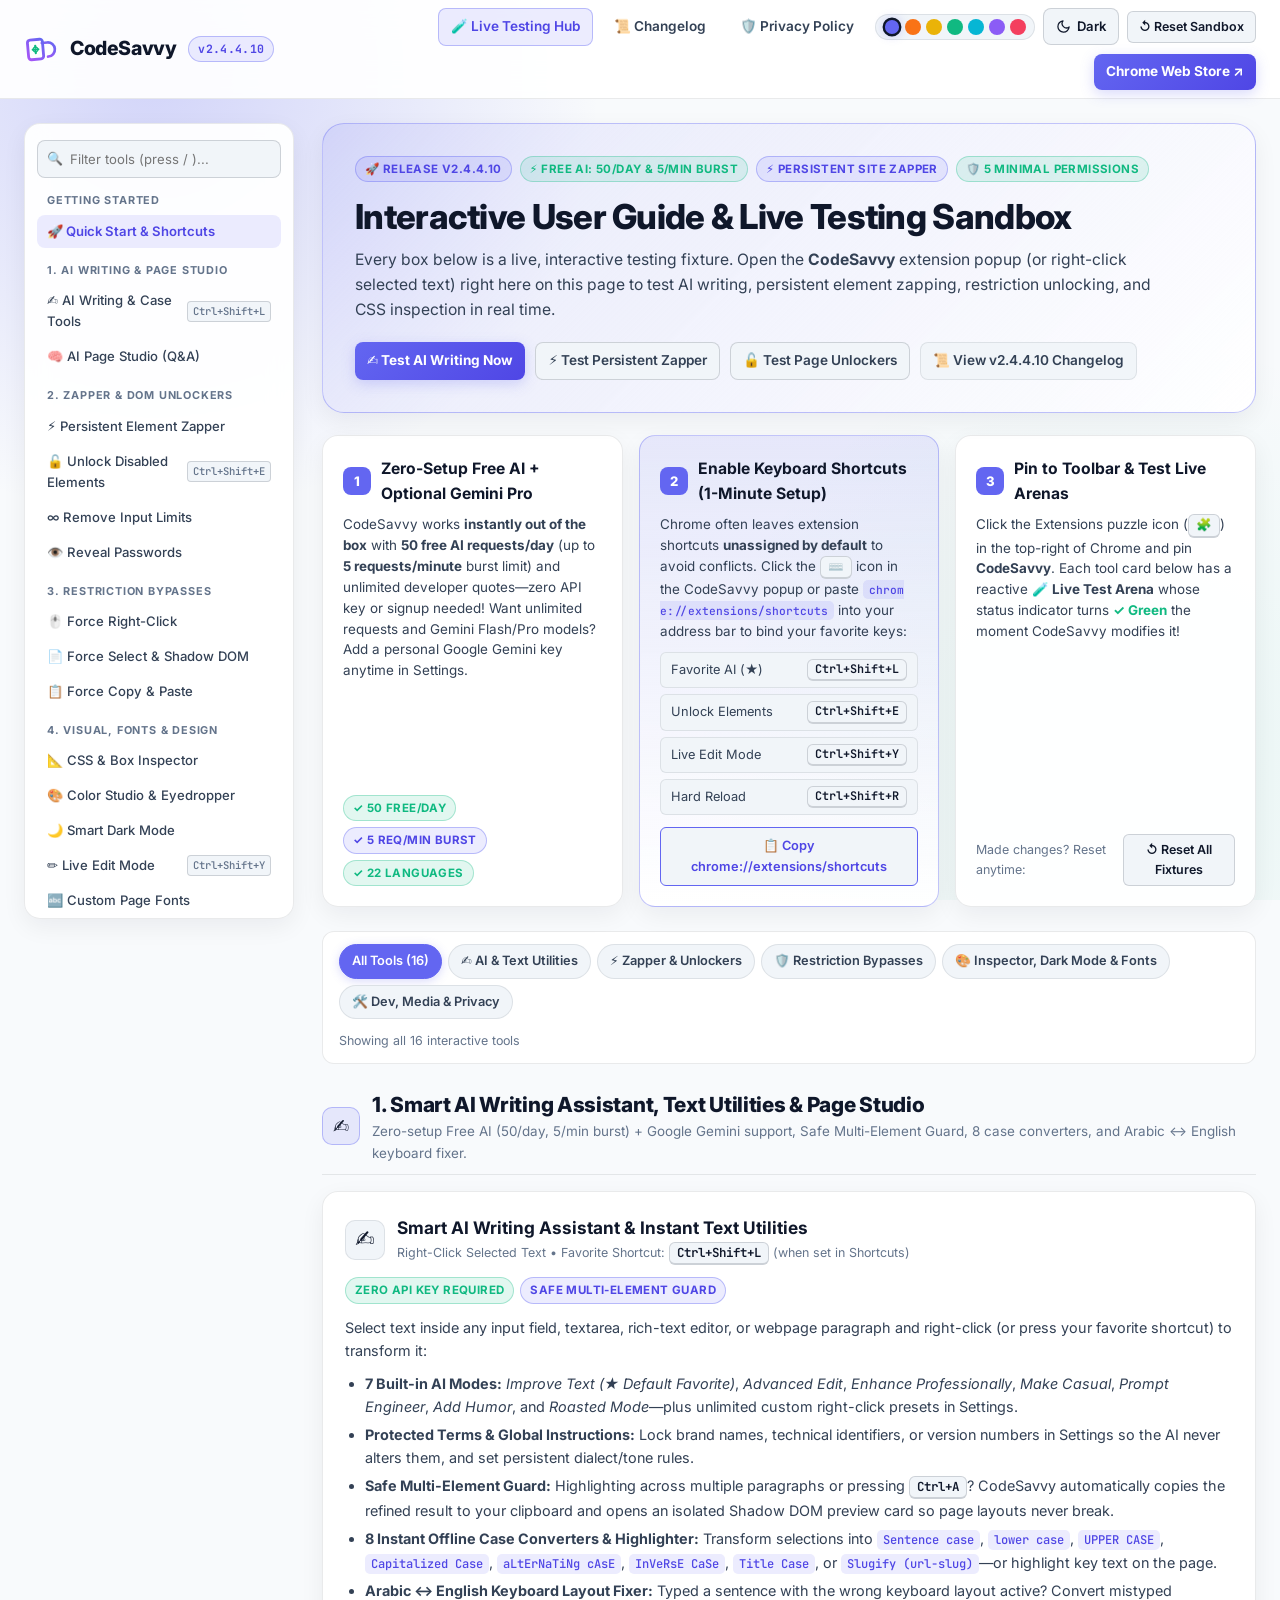
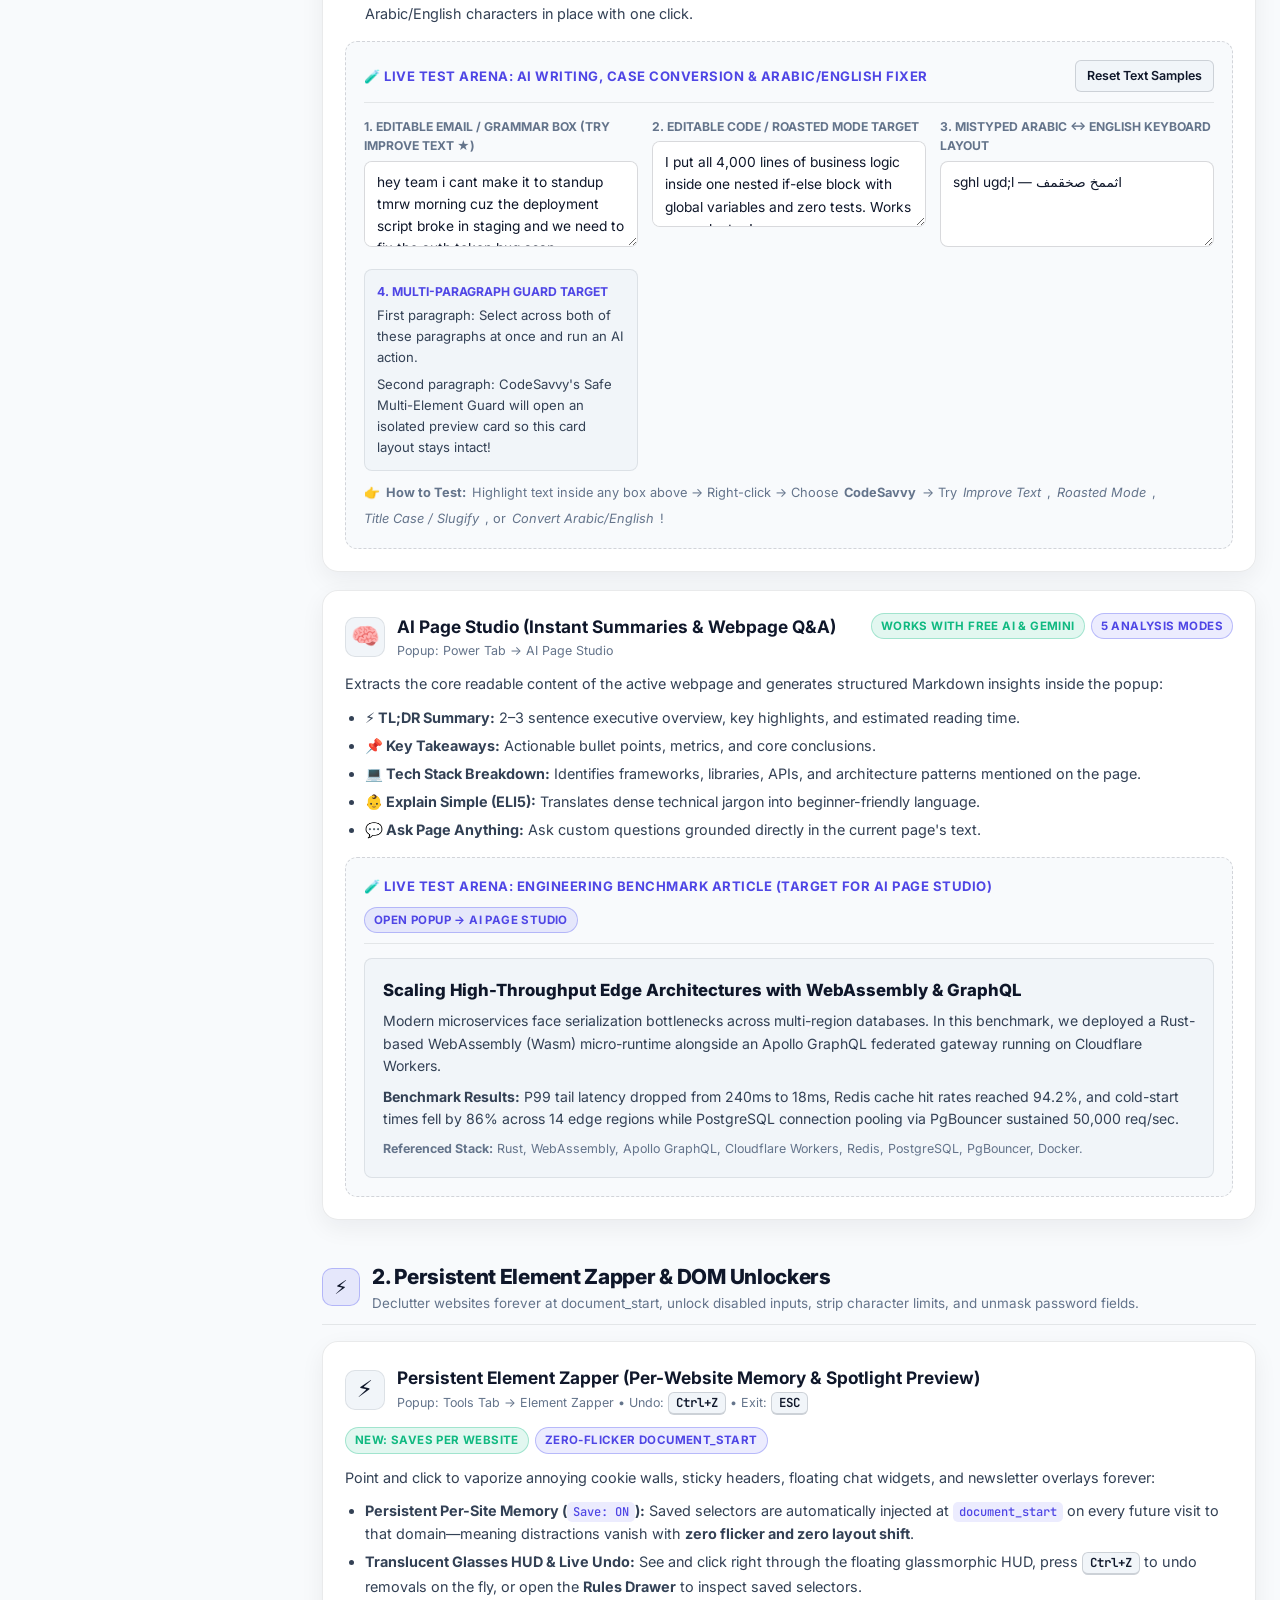
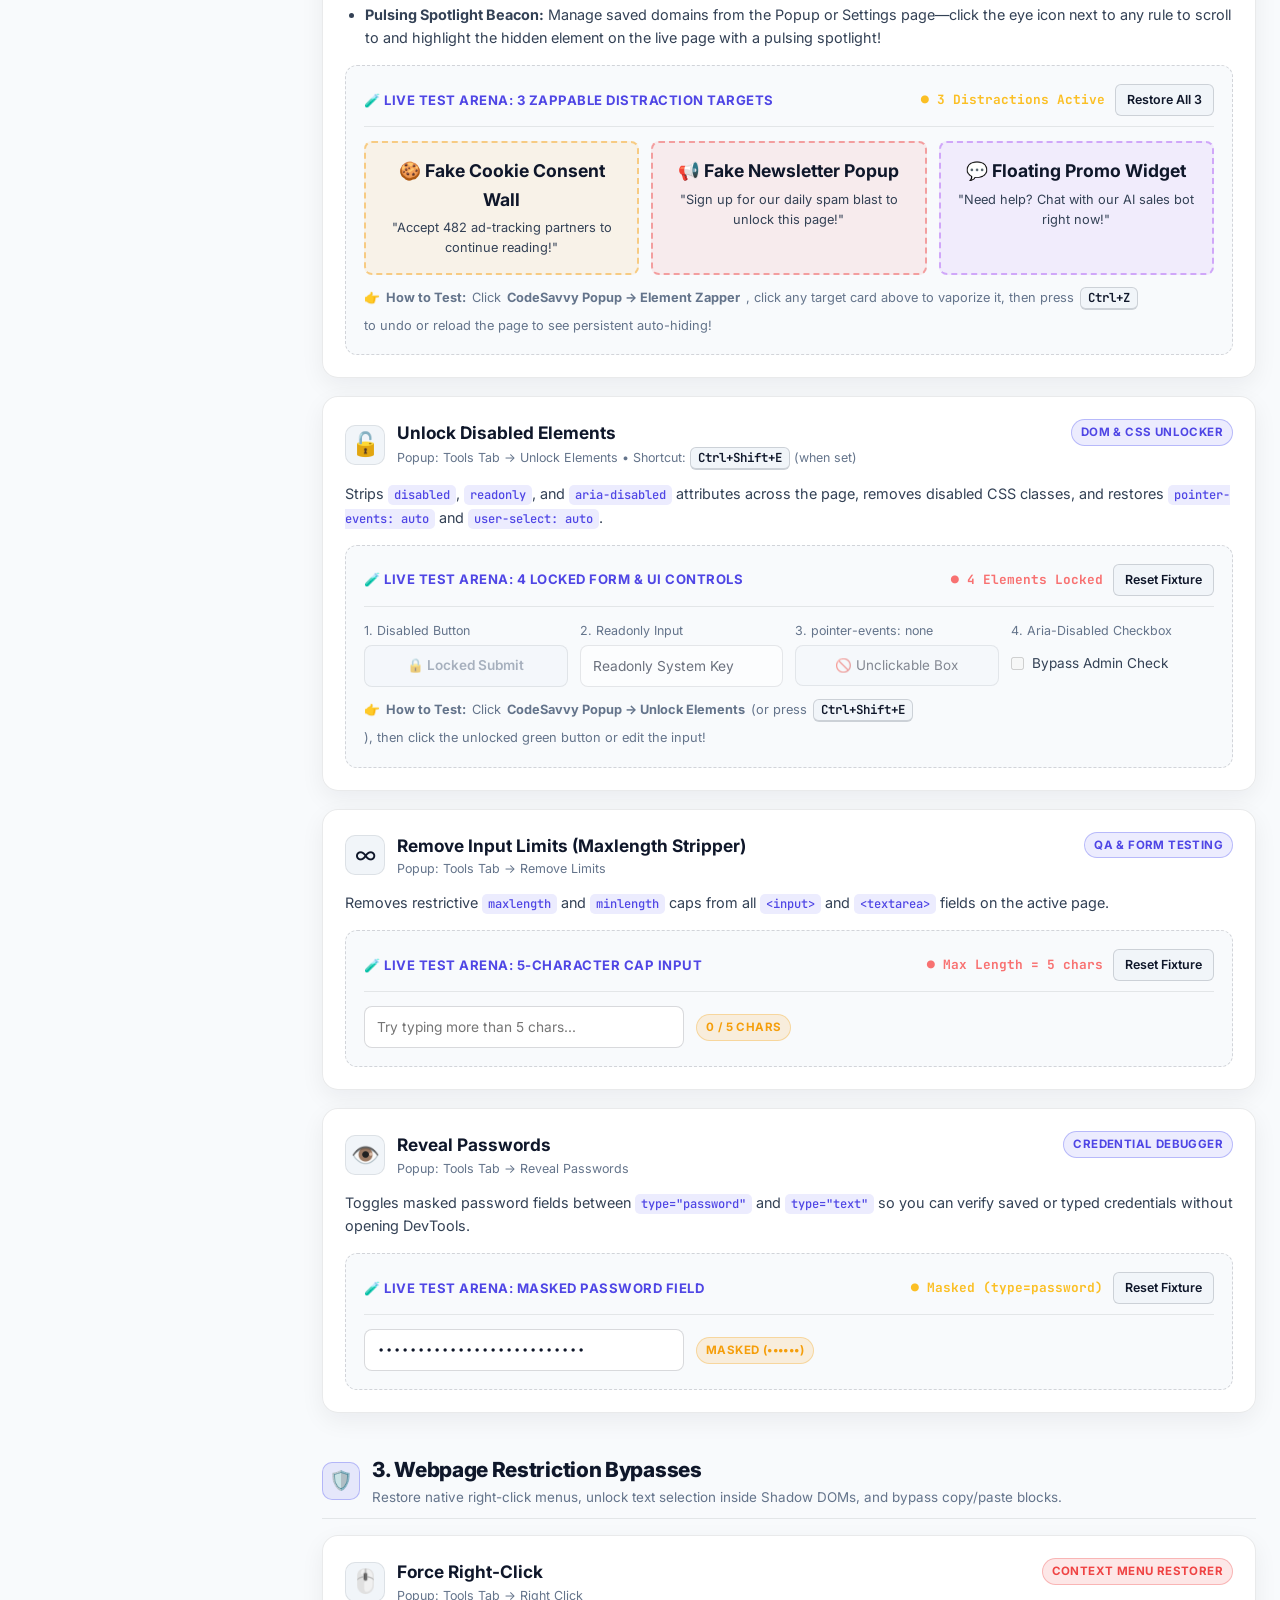
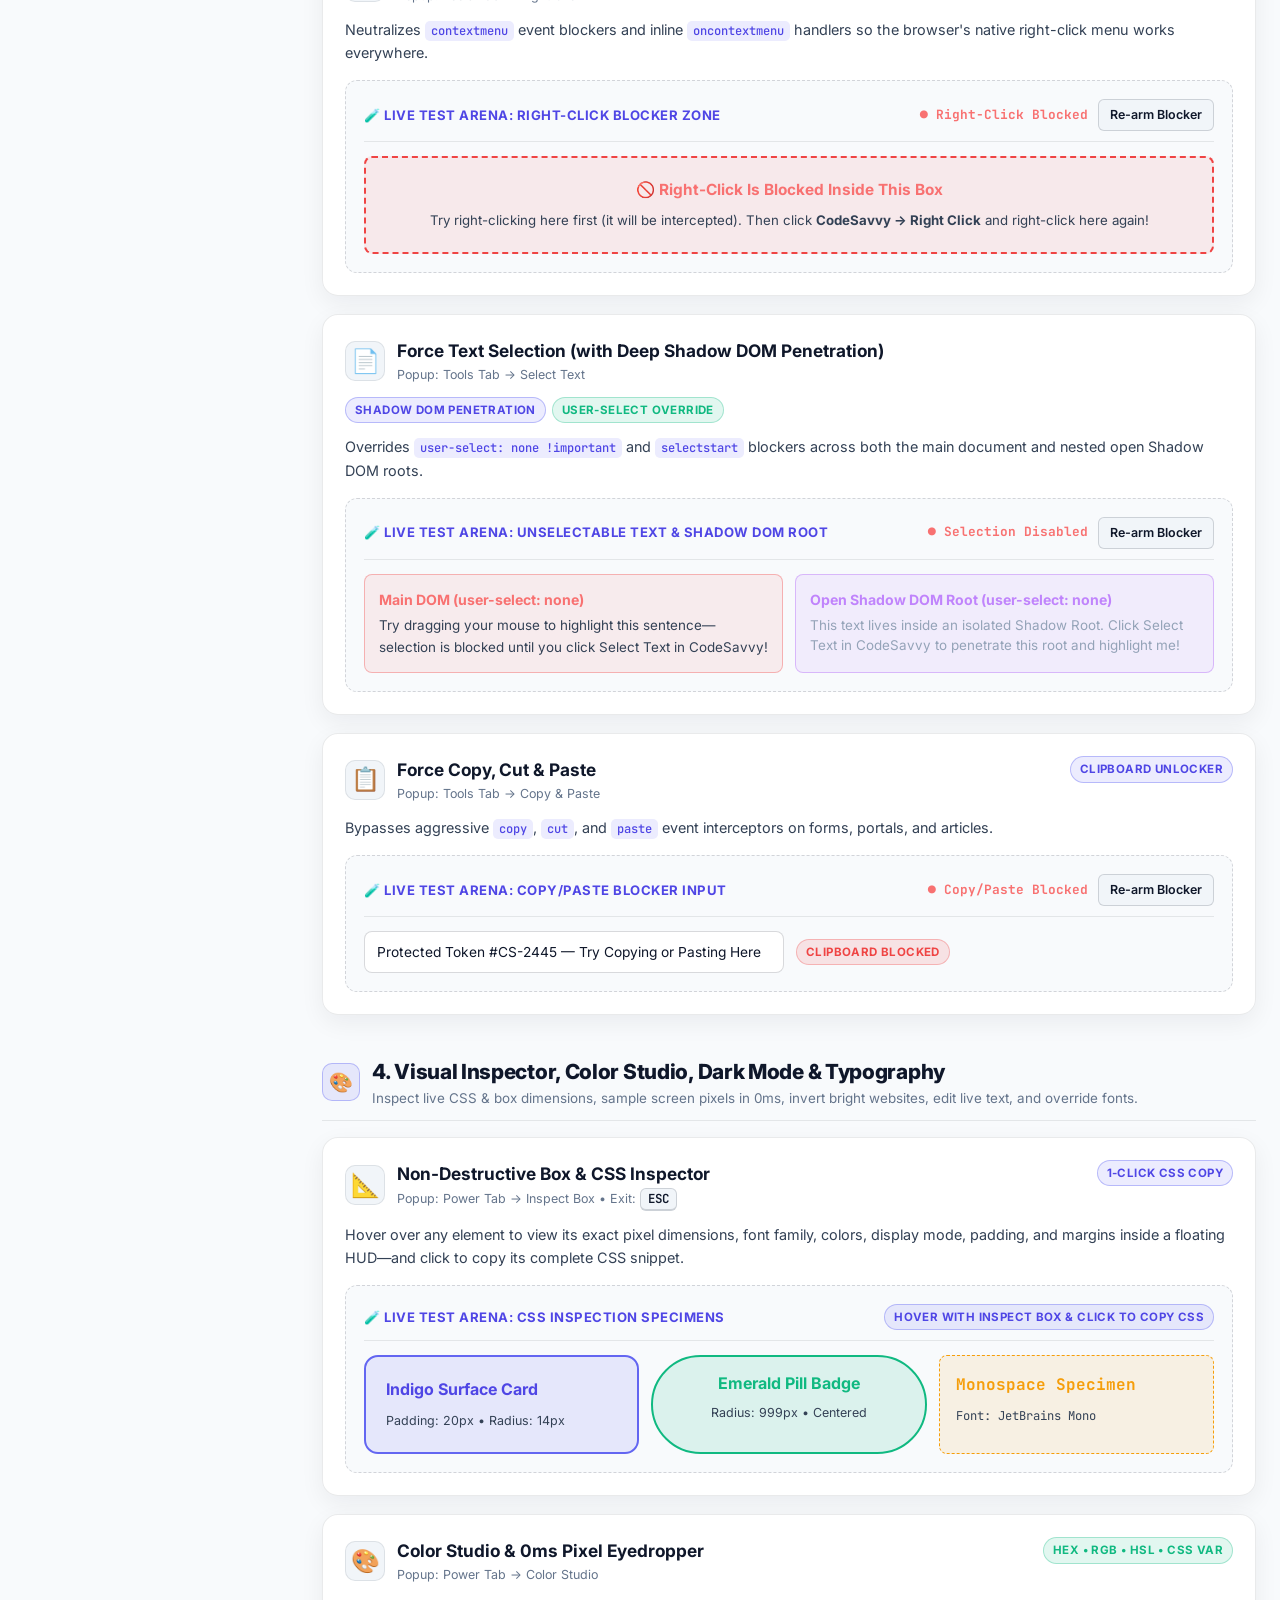
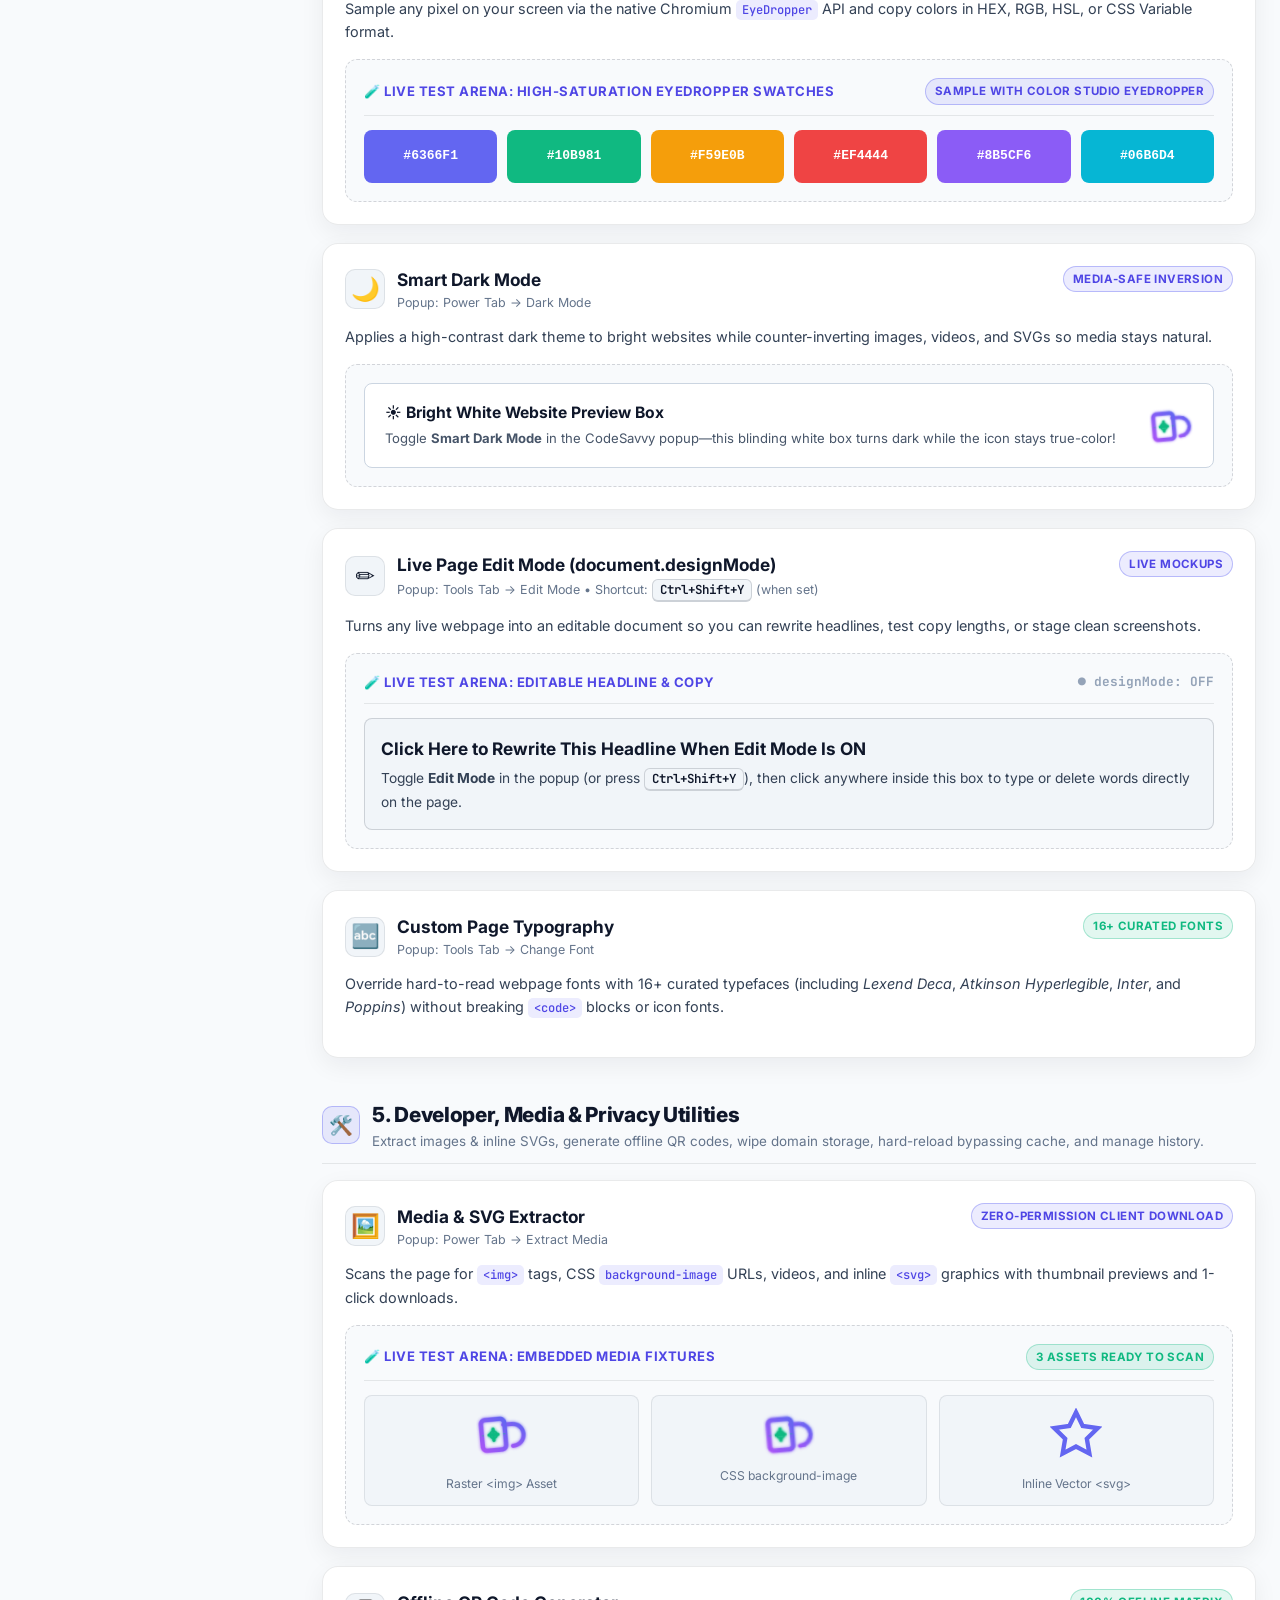
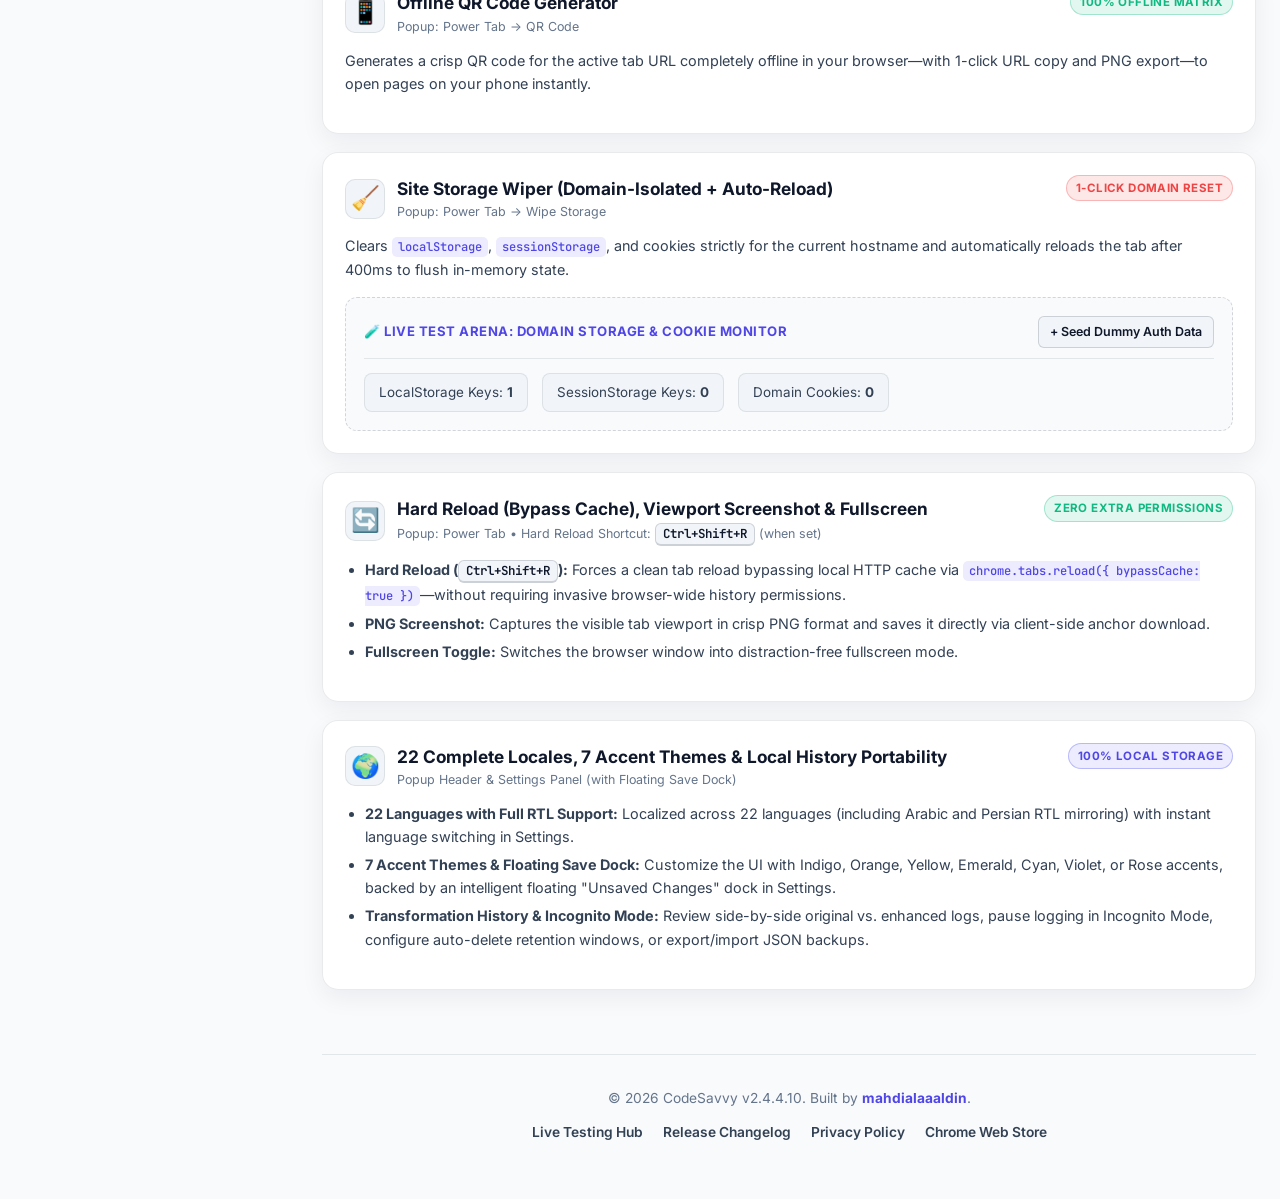
<file: index.html>
<!DOCTYPE html>
<html lang="en" data-accent="indigo">

<head>
    <meta charset="UTF-8">
    <meta name="viewport" content="width=device-width, initial-scale=1.0">
    <title>CodeSavvy v2.4.4.10 — Interactive Guide &amp; Live Testing Sandbox</title>
    <link rel="icon" type="image/png" href="assets/icons/icon48.png">
    <link rel="preconnect" href="https://fonts.googleapis.com">
    <link rel="preconnect" href="https://fonts.gstatic.com" crossorigin>
    <link href="https://fonts.googleapis.com/css2?family=Inter:wght@400;500;600;700;800&family=JetBrains+Mono:wght@400;500;600;700&display=swap" rel="stylesheet">
    <link rel="stylesheet" href="theme.css">
    <script src="theme.js"></script>
    <style>
        /* Layout Grid */
        .app-shell {
            max-width: 1420px;
            width: 100%;
            box-sizing: border-box;
            margin: 0 auto;
            display: grid;
            grid-template-columns: 270px minmax(0, 1fr);
            gap: 28px;
            padding: 24px;
            align-items: start;
        }

        /* Sticky Sidebar Navigation */
        .sidebar {
            position: sticky;
            top: 86px;
            max-height: calc(100vh - 104px);
            overflow-y: auto;
            background: var(--bg-card);
            backdrop-filter: blur(12px);
            border: 1px solid var(--border-subtle);
            border-radius: var(--radius-lg);
            padding: 16px 12px;
            box-shadow: var(--shadow-card);
            scrollbar-width: thin;
        }

        .sidebar-search-wrap {
            position: relative;
            margin-bottom: 14px;
        }

        .sidebar-search {
            width: 100%;
            background: var(--bg-surface);
            border: 1px solid var(--border-medium);
            color: var(--text-primary);
            padding: 8px 12px 8px 32px;
            border-radius: var(--radius-sm);
            font-size: 0.82rem;
            font-family: inherit;
            outline: none;
            transition: border-color 0.2s, box-shadow 0.2s;
        }

        .sidebar-search:focus {
            border-color: var(--primary);
            box-shadow: 0 0 0 3px var(--primary-glow);
        }

        .sidebar-search-icon {
            position: absolute;
            left: 10px;
            top: 50%;
            transform: translateY(-50%);
            font-size: 0.8rem;
            color: var(--text-muted);
            pointer-events: none;
        }

        .sidebar-group {
            margin-bottom: 14px;
        }

        .sidebar-group-label {
            font-size: 0.68rem;
            font-weight: 700;
            text-transform: uppercase;
            letter-spacing: 0.8px;
            color: var(--text-muted);
            padding: 0 10px 5px;
        }

        .sidebar-nav {
            list-style: none;
            display: flex;
            flex-direction: column;
            gap: 2px;
        }

        .sidebar-link {
            display: flex;
            align-items: center;
            justify-content: space-between;
            gap: 8px;
            padding: 6px 10px;
            border-radius: var(--radius-sm);
            color: var(--text-secondary);
            text-decoration: none;
            font-size: 0.82rem;
            font-weight: 500;
            transition: all 0.15s ease;
        }

        .sidebar-link:hover {
            background: var(--bg-surface);
            color: var(--text-primary);
        }

        .sidebar-link.active {
            background: var(--primary-soft);
            color: var(--primary-light);
            font-weight: 600;
        }

        .sidebar-kbd {
            font-size: 0.66rem;
            padding: 1px 5px;
            border-radius: 4px;
            background: var(--bg-surface);
            border: 1px solid var(--border-medium);
            color: var(--text-muted);
            font-family: 'JetBrains Mono', monospace;
        }

        /* Hero & Quick Start Cards */
        .hero-banner {
            background: linear-gradient(135deg, var(--primary-soft), var(--bg-card));
            border: 1px solid var(--border-glow);
            border-radius: var(--radius-xl);
            padding: 32px;
            margin-bottom: 22px;
            box-shadow: var(--shadow-card);
            position: relative;
            overflow: hidden;
        }

        .hero-badges {
            display: flex;
            flex-wrap: wrap;
            gap: 8px;
            margin-bottom: 14px;
        }

        .hero-banner h1 {
            font-size: 2.15rem;
            font-weight: 800;
            letter-spacing: -0.7px;
            line-height: 1.2;
            margin-bottom: 10px;
            color: var(--text-primary);
        }

        .hero-banner p {
            font-size: 0.98rem;
            color: var(--text-secondary);
            max-width: 820px;
            margin-bottom: 20px;
        }

        /* Quick Setup & Shortcuts Grid */
        .quickstart-grid {
            display: grid;
            grid-template-columns: repeat(auto-fit, minmax(min(270px, 100%), 1fr));
            gap: 16px;
            margin-bottom: 24px;
        }

        .quickstart-card {
            background: var(--bg-card);
            border: 1px solid var(--border-subtle);
            border-radius: var(--radius-lg);
            padding: 20px;
            box-shadow: var(--shadow-card);
            display: flex;
            flex-direction: column;
            justify-content: space-between;
            gap: 12px;
        }

        .quickstart-card.highlight-shortcut {
            border-color: var(--border-glow);
            background: linear-gradient(180deg, var(--primary-soft) 0%, var(--bg-card) 100%);
        }

        .qs-header {
            display: flex;
            align-items: center;
            gap: 10px;
        }

        .qs-step-num {
            width: 28px;
            height: 28px;
            border-radius: 8px;
            background: var(--primary);
            color: #fff;
            font-weight: 800;
            font-size: 0.82rem;
            display: inline-flex;
            align-items: center;
            justify-content: center;
            flex-shrink: 0;
        }

        .qs-title {
            font-size: 0.98rem;
            font-weight: 700;
            color: var(--text-primary);
        }

        .qs-desc {
            font-size: 0.84rem;
            color: var(--text-secondary);
            line-height: 1.55;
        }

        .shortcut-mini-list {
            display: flex;
            flex-direction: column;
            gap: 6px;
            margin-top: 10px;
        }

        .shortcut-mini-item {
            background: var(--bg-surface);
            border: 1px solid var(--border-subtle);
            border-radius: 6px;
            padding: 6px 10px;
            display: flex;
            align-items: center;
            justify-content: space-between;
            gap: 8px;
            color: var(--text-secondary);
            font-size: 0.8rem;
            box-sizing: border-box;
            width: 100%;
        }

        .shortcut-mini-item kbd {
            font-family: 'JetBrains Mono', monospace;
            font-size: 0.74rem;
            white-space: nowrap;
            flex-shrink: 0;
        }

        /* Filter Bar */
        .filter-toolbar {
            display: flex;
            align-items: center;
            justify-content: space-between;
            flex-wrap: wrap;
            gap: 12px;
            margin-bottom: 24px;
            background: var(--bg-card);
            border: 1px solid var(--border-subtle);
            border-radius: var(--radius-md);
            padding: 12px 16px;
        }

        .cat-filter-pills {
            display: flex;
            flex-wrap: wrap;
            gap: 6px;
        }

        .cat-pill {
            background: var(--bg-surface);
            border: 1px solid var(--border-subtle);
            color: var(--text-secondary);
            padding: 6px 12px;
            border-radius: 999px;
            font-size: 0.8rem;
            font-weight: 600;
            cursor: pointer;
            transition: all 0.18s ease;
        }

        .cat-pill:hover {
            color: var(--text-primary);
            border-color: var(--border-medium);
        }

        .cat-pill.active {
            background: var(--primary);
            color: #fff;
            border-color: var(--primary);
            box-shadow: 0 2px 10px var(--primary-glow);
        }

        /* Category Sections & Tool Cards */
        .category-group {
            margin-bottom: 40px;
        }

        .category-header {
            display: flex;
            align-items: center;
            gap: 12px;
            margin-bottom: 16px;
            padding-bottom: 10px;
            border-bottom: 1px solid var(--border-subtle);
        }

        .category-icon {
            width: 38px;
            height: 38px;
            border-radius: 10px;
            background: var(--primary-soft);
            border: 1px solid var(--border-glow);
            display: flex;
            align-items: center;
            justify-content: center;
            font-size: 1.2rem;
            flex-shrink: 0;
        }

        .category-title {
            font-size: 1.3rem;
            font-weight: 800;
            letter-spacing: -0.3px;
            color: var(--text-primary);
        }

        .category-desc {
            font-size: 0.84rem;
            color: var(--text-muted);
        }

        .tool-card {
            background: var(--bg-card);
            border: 1px solid var(--border-subtle);
            border-radius: var(--radius-lg);
            padding: 22px;
            margin-bottom: 18px;
            box-shadow: var(--shadow-card);
            transition: border-color 0.2s ease;
        }

        .tool-card:hover {
            border-color: var(--border-medium);
        }

        .tool-card-header {
            display: flex;
            align-items: flex-start;
            justify-content: space-between;
            gap: 12px;
            flex-wrap: wrap;
            margin-bottom: 12px;
        }

        .tool-heading {
            display: flex;
            align-items: center;
            gap: 12px;
        }

        .tool-emoji {
            font-size: 1.45rem;
            width: 40px;
            height: 40px;
            border-radius: 10px;
            background: var(--bg-surface);
            border: 1px solid var(--border-subtle);
            display: flex;
            align-items: center;
            justify-content: center;
            flex-shrink: 0;
        }

        .tool-name {
            font-size: 1.08rem;
            font-weight: 700;
            color: var(--text-primary);
        }

        .tool-meta {
            font-size: 0.78rem;
            color: var(--text-muted);
        }

        .tool-tags {
            display: flex;
            gap: 6px;
            flex-wrap: wrap;
        }

        .tool-guide-body {
            font-size: 0.9rem;
            color: var(--text-secondary);
            margin-bottom: 16px;
        }

        .tool-guide-body p {
            margin-bottom: 10px;
        }

        .steps-list {
            margin: 8px 0 10px 20px;
            display: flex;
            flex-direction: column;
            gap: 5px;
        }

        .tech-callout {
            background: var(--bg-surface);
            border-left: 3px solid var(--primary);
            padding: 10px 14px;
            border-radius: 0 var(--radius-sm) var(--radius-sm) 0;
            font-size: 0.83rem;
            color: var(--text-secondary);
            margin-top: 10px;
        }

        /* Live Test Arena */
        .test-arena {
            background: var(--bg-arena);
            border: 1px dashed var(--border-medium);
            border-radius: var(--radius-md);
            padding: 18px;
            margin-top: 14px;
        }

        .test-arena-header {
            display: flex;
            align-items: center;
            justify-content: space-between;
            flex-wrap: wrap;
            gap: 10px;
            margin-bottom: 14px;
            padding-bottom: 10px;
            border-bottom: 1px solid var(--border-subtle);
        }

        .test-arena-title {
            font-size: 0.82rem;
            font-weight: 700;
            text-transform: uppercase;
            letter-spacing: 0.5px;
            color: var(--primary-light);
            display: flex;
            align-items: center;
            gap: 6px;
        }

        .test-arena-status {
            font-size: 0.8rem;
            font-weight: 700;
            font-family: 'JetBrains Mono', monospace;
        }

        .test-arena-btn {
            background: var(--bg-surface);
            border: 1px solid var(--border-medium);
            color: var(--text-primary);
            padding: 5px 11px;
            border-radius: 6px;
            font-size: 0.78rem;
            font-weight: 600;
            cursor: pointer;
            transition: all 0.18s ease;
        }

        .test-arena-btn:hover {
            border-color: var(--primary);
            background: var(--primary-soft);
        }

        .arena-input, .arena-textarea {
            background: var(--bg-card-solid);
            border: 1px solid var(--border-medium);
            color: var(--text-primary);
            padding: 9px 12px;
            border-radius: var(--radius-sm);
            font-size: 0.86rem;
            font-family: inherit;
            outline: none;
            width: 100%;
            max-width: 100%;
            box-sizing: border-box;
        }

        .arena-input:focus, .arena-textarea:focus {
            border-color: var(--primary);
        }

        .sim-locked-button {
            background: var(--bg-surface);
            border: 1px solid var(--border-medium);
            color: var(--text-muted);
            padding: 9px 16px;
            border-radius: var(--radius-sm);
            font-size: 0.85rem;
            font-weight: 600;
            cursor: not-allowed;
            opacity: 0.55;
            width: 100%;
            max-width: 100%;
            box-sizing: border-box;
        }

        .zapper-grid {
            display: grid;
            grid-template-columns: repeat(auto-fit, minmax(min(220px, 100%), 1fr));
            gap: 12px;
        }

        .zapper-target-card {
            background: rgba(245, 158, 11, 0.08);
            border: 2px dashed rgba(245, 158, 11, 0.45);
            border-radius: var(--radius-sm);
            padding: 14px;
            text-align: center;
            transition: transform 0.2s;
        }

        .inspect-grid {
            display: grid;
            grid-template-columns: repeat(auto-fit, minmax(min(180px, 100%), 1fr));
            gap: 12px;
        }

        .inspect-box {
            cursor: crosshair;
            transition: transform 0.15s ease;
        }

        .inspect-box:hover {
            transform: translateY(-2px);
        }

        .metric-badge {
            background: var(--bg-surface);
            border: 1px solid var(--border-subtle);
            border-radius: var(--radius-sm);
            padding: 8px 14px;
            font-size: 0.84rem;
            color: var(--text-secondary);
        }

        .arena-hint {
            margin-top: 12px;
            font-size: 0.8rem;
            color: var(--text-muted);
            display: flex;
            align-items: center;
            gap: 6px;
            flex-wrap: wrap;
        }

        .mobile-menu-btn {
            display: none;
        }

        @media (max-width: 980px) {
            .app-shell {
                grid-template-columns: 1fr;
                padding: 16px;
                width: 100%;
            }

            .sidebar {
                display: none;
                position: fixed;
                top: 70px;
                left: 16px;
                right: 16px;
                z-index: 999;
                max-height: 78vh;
                max-width: calc(100vw - 32px);
                box-sizing: border-box;
            }

            .sidebar.open {
                display: block;
            }

            .mobile-menu-btn {
                display: inline-flex;
            }
        }

        @media (max-width: 600px) {
            .app-shell {
                padding: 12px;
            }

            .hero-banner {
                padding: 22px 16px;
            }

            .hero-banner h1 {
                font-size: 1.65rem;
            }

            .tool-card {
                padding: 16px;
            }

            .test-arena {
                padding: 14px;
            }

            .filter-toolbar {
                padding: 10px 12px;
            }
        }
    </style>
</head>

<body>
    <!-- Unified Top Navigation Header -->
    <header class="top-navbar">
        <div style="display: flex; align-items: center; gap: 12px;">
            <button class="theme-toggle-btn mobile-menu-btn" id="mobileMenuToggle" aria-label="Toggle Menu">☰ Tools</button>
            <a href="index.html" class="brand-wrap">
                <svg class="brand-logo-svg" viewBox="0 0 512 512" fill="none" xmlns="http://www.w3.org/2000/svg">
                    <defs>
                        <linearGradient id="brand-grad" x1="0%" y1="0%" x2="100%" y2="100%">
                            <stop offset="0%" stop-color="var(--primary)" />
                            <stop offset="100%" stop-color="#a855f7" />
                        </linearGradient>
                    </defs>
                    <g transform="translate(256, 256) rotate(85) scale(1.18) translate(-256, -256)">
                        <path d="M 180,240 V 170 C 180,120 220,80 270,80 C 320,80 360,120 360,170 V 175" fill="none" stroke="url(#brand-grad)" stroke-width="34" stroke-linecap="round" />
                        <rect x="130" y="230" width="252" height="192" rx="35" fill="none" stroke="url(#brand-grad)" stroke-width="36" />
                        <path d="M 230,326 L 210,326 M 282,326 L 302,326 M 256,290 V 362" stroke="#10b981" stroke-width="28" stroke-linecap="round" />
                        <circle cx="256" cy="326" r="30" fill="none" stroke="#10b981" stroke-width="14" />
                    </g>
                </svg>
                <span class="brand-title">CodeSavvy</span>
                <span class="brand-badge">v2.4.4.10</span>
            </a>
        </div>

        <nav class="top-nav-links">
            <a href="index.html" class="nav-pill active">🧪 Live Testing Hub</a>
            <a href="changelog.html" class="nav-pill">📜 Changelog</a>
            <a href="privacy.html" class="nav-pill">🛡️ Privacy Policy</a>

            <div class="accent-swatch-group" title="Choose Accent Theme">
                <button class="accent-dot-btn" data-accent-choice="indigo" style="background:#6366f1" title="Indigo"></button>
                <button class="accent-dot-btn" data-accent-choice="orange" style="background:#f97316" title="Orange"></button>
                <button class="accent-dot-btn" data-accent-choice="yellow" style="background:#eab308" title="Yellow"></button>
                <button class="accent-dot-btn" data-accent-choice="emerald" style="background:#10b981" title="Emerald"></button>
                <button class="accent-dot-btn" data-accent-choice="cyan" style="background:#06b6d4" title="Cyan"></button>
                <button class="accent-dot-btn" data-accent-choice="violet" style="background:#8b5cf6" title="Violet"></button>
                <button class="accent-dot-btn" data-accent-choice="rose" style="background:#f43f5e" title="Rose"></button>
            </div>

            <button class="theme-toggle-btn" onclick="window.toggleDocsTheme()"></button>
            <button class="test-arena-btn" id="btnResetAllFixtures" title="Reset all interactive test fixtures on this page">↺ Reset Sandbox</button>
            <a href="https://chromewebstore.google.com/detail/codesavvy/jenendhnlcnokliclhccikgeohdgfhml" target="_blank" rel="noopener noreferrer" class="nav-pill nav-pill-cta">Chrome Web Store ↗</a>
        </nav>
    </header>

    <div class="app-shell">
        <!-- Sticky Sidebar -->
        <aside class="sidebar" id="appSidebar">
            <div class="sidebar-search-wrap">
                <span class="sidebar-search-icon">🔍</span>
                <input type="text" id="toolSearchInput" class="sidebar-search" placeholder="Filter tools (press / )...">
            </div>

            <div class="sidebar-group">
                <div class="sidebar-group-label">Getting Started</div>
                <ul class="sidebar-nav">
                    <li><a href="#quickstart-section" class="sidebar-link active"><span>🚀 Quick Start &amp; Shortcuts</span></a></li>
                </ul>
            </div>

            <div class="sidebar-group">
                <div class="sidebar-group-label">1. AI Writing &amp; Page Studio</div>
                <ul class="sidebar-nav">
                    <li><a href="#tool-contextai" class="sidebar-link"><span>✍️ AI Writing &amp; Case Tools</span><span class="sidebar-kbd">Ctrl+Shift+L</span></a></li>
                    <li><a href="#tool-aistudio" class="sidebar-link"><span>🧠 AI Page Studio (Q&amp;A)</span></a></li>
                </ul>
            </div>

            <div class="sidebar-group">
                <div class="sidebar-group-label">2. Zapper &amp; DOM Unlockers</div>
                <ul class="sidebar-nav">
                    <li><a href="#tool-zapper" class="sidebar-link"><span>⚡ Persistent Element Zapper</span></a></li>
                    <li><a href="#tool-unlock" class="sidebar-link"><span>🔓 Unlock Disabled Elements</span><span class="sidebar-kbd">Ctrl+Shift+E</span></a></li>
                    <li><a href="#tool-maxlength" class="sidebar-link"><span>∞ Remove Input Limits</span></a></li>
                    <li><a href="#tool-passwords" class="sidebar-link"><span>👁️ Reveal Passwords</span></a></li>
                </ul>
            </div>

            <div class="sidebar-group">
                <div class="sidebar-group-label">3. Restriction Bypasses</div>
                <ul class="sidebar-nav">
                    <li><a href="#tool-rightclick" class="sidebar-link"><span>🖱️ Force Right-Click</span></a></li>
                    <li><a href="#tool-userselect" class="sidebar-link"><span>📄 Force Select &amp; Shadow DOM</span></a></li>
                    <li><a href="#tool-copypaste" class="sidebar-link"><span>📋 Force Copy &amp; Paste</span></a></li>
                </ul>
            </div>

            <div class="sidebar-group">
                <div class="sidebar-group-label">4. Visual, Fonts &amp; Design</div>
                <ul class="sidebar-nav">
                    <li><a href="#tool-inspector" class="sidebar-link"><span>📐 CSS &amp; Box Inspector</span></a></li>
                    <li><a href="#tool-colorstudio" class="sidebar-link"><span>🎨 Color Studio &amp; Eyedropper</span></a></li>
                    <li><a href="#tool-darkmode" class="sidebar-link"><span>🌙 Smart Dark Mode</span></a></li>
                    <li><a href="#tool-editmode" class="sidebar-link"><span>✏️ Live Edit Mode</span><span class="sidebar-kbd">Ctrl+Shift+Y</span></a></li>
                    <li><a href="#tool-fonts" class="sidebar-link"><span>🔤 Custom Page Fonts</span></a></li>
                </ul>
            </div>

            <div class="sidebar-group">
                <div class="sidebar-group-label">5. Dev, Media &amp; Privacy</div>
                <ul class="sidebar-nav">
                    <li><a href="#tool-media" class="sidebar-link"><span>🖼️ Media &amp; SVG Extractor</span></a></li>
                    <li><a href="#tool-qrcode" class="sidebar-link"><span>📱 Offline QR Generator</span></a></li>
                    <li><a href="#tool-storagewiper" class="sidebar-link"><span>🧹 Site Storage Wiper</span></a></li>
                    <li><a href="#tool-cache" class="sidebar-link"><span>🔄 Hard Reload &amp; Screenshot</span><span class="sidebar-kbd">Ctrl+Shift+R</span></a></li>
                    <li><a href="#tool-history" class="sidebar-link"><span>📂 History, Themes &amp; 22 Locales</span></a></li>
                </ul>
            </div>
        </aside>

        <!-- Main Content Area -->
        <main>
            <!-- Hero Section -->
            <section class="hero-banner" id="quickstart-section">
                <div class="hero-badges">
                    <span class="badge badge-primary">🚀 RELEASE v2.4.4.10</span>
                    <span class="badge badge-secondary">⚡ FREE AI: 50/DAY &amp; 5/MIN BURST</span>
                    <span class="badge badge-primary">⚡ PERSISTENT SITE ZAPPER</span>
                    <span class="badge badge-secondary">🛡️ 5 MINIMAL PERMISSIONS</span>
                </div>
                <h1>Interactive User Guide &amp; Live Testing Sandbox</h1>
                <p>
                    Every box below is a live, interactive testing fixture. Open the <strong>CodeSavvy</strong> extension popup (or right-click selected text) right here on this page to test AI writing, persistent element zapping, restriction unlocking, and CSS inspection in real time.
                </p>

                <div style="display: flex; flex-wrap: wrap; gap: 10px;">
                    <a href="#tool-contextai" class="nav-pill nav-pill-cta">✍️ Test AI Writing Now</a>
                    <a href="#tool-zapper" class="nav-pill" style="background:var(--bg-surface); border-color:var(--border-medium);">⚡ Test Persistent Zapper</a>
                    <a href="#tool-unlock" class="nav-pill" style="background:var(--bg-surface); border-color:var(--border-medium);">🔓 Test Page Unlockers</a>
                    <a href="changelog.html" class="nav-pill" style="background:var(--bg-surface); border-color:var(--border-subtle);">📜 View v2.4.4.10 Changelog</a>
                </div>
            </section>

            <!-- 3-Step Quick Start & Keyboard Shortcuts Setup -->
            <section class="quickstart-grid" aria-label="Quick Start Guide">
                <div class="quickstart-card">
                    <div>
                        <div class="qs-header">
                            <span class="qs-step-num">1</span>
                            <div class="qs-title">Zero-Setup Free AI + Optional Gemini Pro</div>
                        </div>
                        <p class="qs-desc" style="margin-top: 8px;">
                            CodeSavvy works <strong>instantly out of the box</strong> with <strong>50 free AI requests/day</strong> (up to <strong>5 requests/minute</strong> burst limit) and unlimited developer quotes—zero API key or signup needed! Want unlimited requests and Gemini Flash/Pro models? Add a personal Google Gemini key anytime in Settings.
                        </p>
                    </div>
                    <div style="display:flex; gap:6px; flex-wrap:wrap;">
                        <span class="badge badge-secondary">✓ 50 Free/Day</span>
                        <span class="badge badge-primary">✓ 5 Req/Min Burst</span>
                        <span class="badge badge-secondary">✓ 22 Languages</span>
                    </div>
                </div>

                <div class="quickstart-card highlight-shortcut">
                    <div>
                        <div class="qs-header">
                            <span class="qs-step-num">2</span>
                            <div class="qs-title">Enable Keyboard Shortcuts (1-Minute Setup)</div>
                        </div>
                        <p class="qs-desc" style="margin-top: 8px;">
                            Chrome often leaves extension shortcuts <strong>unassigned by default</strong> to avoid conflicts. Click the <kbd>⌨️</kbd> icon in the CodeSavvy popup or paste <code style="word-break: break-all; overflow-wrap: anywhere;">chrome://extensions/shortcuts</code> into your address bar to bind your favorite keys:
                        </p>
                        <div class="shortcut-mini-list">
                            <div class="shortcut-mini-item"><span>Favorite AI (★)</span><kbd>Ctrl+Shift+L</kbd></div>
                            <div class="shortcut-mini-item"><span>Unlock Elements</span><kbd>Ctrl+Shift+E</kbd></div>
                            <div class="shortcut-mini-item"><span>Live Edit Mode</span><kbd>Ctrl+Shift+Y</kbd></div>
                            <div class="shortcut-mini-item"><span>Hard Reload</span><kbd>Ctrl+Shift+R</kbd></div>
                        </div>
                    </div>
                    <button class="test-arena-btn" style="width:100%; padding:8px 10px; border-color:var(--primary); color:var(--primary-light); font-size: 0.8rem; white-space: normal; word-break: break-word; text-align: center;" onclick="window.copyDocsText('chrome://extensions/shortcuts', 'Copied chrome://extensions/shortcuts — paste it in your address bar!')">
                        📋 Copy chrome://extensions/shortcuts
                    </button>
                </div>

                <div class="quickstart-card">
                    <div>
                        <div class="qs-header">
                            <span class="qs-step-num">3</span>
                            <div class="qs-title">Pin to Toolbar &amp; Test Live Arenas</div>
                        </div>
                        <p class="qs-desc" style="margin-top: 8px;">
                            Click the Extensions puzzle icon (<kbd>🧩</kbd>) in the top-right of Chrome and pin <strong>CodeSavvy</strong>. Each tool card below has a reactive <strong>🧪 Live Test Arena</strong> whose status indicator turns <span style="color:#10b981;font-weight:700;">✓ Green</span> the moment CodeSavvy modifies it!
                        </p>
                    </div>
                    <div style="display:flex; gap:8px; align-items:center; justify-content:space-between;">
                        <span style="font-size:0.78rem; color:var(--text-muted);">Made changes? Reset anytime:</span>
                        <button class="test-arena-btn" onclick="resetAllFixtures()">↺ Reset All Fixtures</button>
                    </div>
                </div>
            </section>

            <!-- Category Quick Filter Bar -->
            <div class="filter-toolbar">
                <div class="cat-filter-pills" id="categoryFilterBar">
                    <button class="cat-pill active" data-cat-target="all">All Tools (16)</button>
                    <button class="cat-pill" data-cat-target="group-ai">✍️ AI &amp; Text Utilities</button>
                    <button class="cat-pill" data-cat-target="group-dom">⚡ Zapper &amp; Unlockers</button>
                    <button class="cat-pill" data-cat-target="group-security">🛡️ Restriction Bypasses</button>
                    <button class="cat-pill" data-cat-target="group-visual">🎨 Inspector, Dark Mode &amp; Fonts</button>
                    <button class="cat-pill" data-cat-target="group-tools">🛠️ Dev, Media &amp; Privacy</button>
                </div>
                <span style="font-size: 0.78rem; color: var(--text-muted);" id="visibleToolsCounter">Showing all 16 interactive tools</span>
            </div>

            <!-- ========================================================================= -->
            <!-- CATEGORY 1: AI WRITING ASSISTANT, TEXT UTILITIES & AI PAGE STUDIO         -->
            <!-- ========================================================================= -->
            <section class="category-group" id="group-ai">
                <div class="category-header">
                    <div class="category-icon">✍️</div>
                    <div>
                        <h2 class="category-title">1. Smart AI Writing Assistant, Text Utilities &amp; Page Studio</h2>
                        <div class="category-desc">Zero-setup Free AI (50/day, 5/min burst) + Google Gemini support, Safe Multi-Element Guard, 8 case converters, and Arabic ↔ English keyboard fixer.</div>
                    </div>
                </div>

                <!-- 1.1 Context Menu AI & Text Utilities -->
                <article class="tool-card" id="tool-contextai" data-keywords="ai writing improve text advanced edit professional casual prompt engineer humor roasted case converter slugify arabic english keyboard highlight">
                    <div class="tool-card-header">
                        <div class="tool-heading">
                            <span class="tool-emoji">✍️</span>
                            <div>
                                <h3 class="tool-name">Smart AI Writing Assistant &amp; Instant Text Utilities</h3>
                                <div class="tool-meta">Right-Click Selected Text • Favorite Shortcut: <kbd>Ctrl+Shift+L</kbd> (when set in Shortcuts)</div>
                            </div>
                        </div>
                        <div class="tool-tags">
                            <span class="badge badge-secondary">Zero API Key Required</span>
                            <span class="badge badge-primary">Safe Multi-Element Guard</span>
                        </div>
                    </div>
                    <div class="tool-guide-body">
                        <p>
                            Select text inside any input field, textarea, rich-text editor, or webpage paragraph and right-click (or press your favorite shortcut) to transform it:
                        </p>
                        <ul class="steps-list">
                            <li><strong>7 Built-in AI Modes:</strong> <em>Improve Text (★ Default Favorite)</em>, <em>Advanced Edit</em>, <em>Enhance Professionally</em>, <em>Make Casual</em>, <em>Prompt Engineer</em>, <em>Add Humor</em>, and <em>Roasted Mode</em>—plus unlimited custom right-click presets in Settings.</li>
                            <li><strong>Protected Terms &amp; Global Instructions:</strong> Lock brand names, technical identifiers, or version numbers in Settings so the AI never alters them, and set persistent dialect/tone rules.</li>
                            <li><strong>Safe Multi-Element Guard:</strong> Highlighting across multiple paragraphs or pressing <kbd>Ctrl+A</kbd>? CodeSavvy automatically copies the refined result to your clipboard and opens an isolated Shadow DOM preview card so page layouts never break.</li>
                            <li><strong>8 Instant Offline Case Converters &amp; Highlighter:</strong> Transform selections into <code>Sentence case</code>, <code>lower case</code>, <code>UPPER CASE</code>, <code>Capitalized Case</code>, <code>aLtErNaTiNg cAsE</code>, <code>InVeRsE CaSe</code>, <code>Title Case</code>, or <code>Slugify (url-slug)</code>—or highlight key text on the page.</li>
                            <li><strong>Arabic ↔ English Keyboard Layout Fixer:</strong> Typed a sentence with the wrong keyboard layout active? Convert mistyped Arabic/English characters in place with one click.</li>
                        </ul>
                    </div>

                    <!-- Live Test Arena -->
                    <div class="test-arena" id="arena-contextai">
                        <div class="test-arena-header">
                            <div class="test-arena-title">🧪 Live Test Arena: AI Writing, Case Conversion &amp; Arabic/English Fixer</div>
                            <button class="test-arena-btn" onclick="resetTextSamplesArena()">Reset Text Samples</button>
                        </div>
                        <div style="display: grid; grid-template-columns: repeat(auto-fit, minmax(min(260px, 100%), 1fr)); gap: 14px;">
                            <div>
                                <label style="font-size: 0.76rem; color: var(--text-muted); font-weight: 700; text-transform: uppercase; display: block; margin-bottom: 5px;">1. Editable Email / Grammar Box (Try Improve Text ★)</label>
                                <textarea id="sample-ai-email" class="arena-textarea" rows="3">hey team i cant make it to standup tmrw morning cuz the deployment script broke in staging and we need to fix the auth token bug asap.</textarea>
                            </div>
                            <div>
                                <label style="font-size: 0.76rem; color: var(--text-muted); font-weight: 700; text-transform: uppercase; display: block; margin-bottom: 5px;">2. Editable Code / Roasted Mode Target</label>
                                <textarea id="sample-ai-roast" class="arena-textarea" rows="3">I put all 4,000 lines of business logic inside one nested if-else block with global variables and zero tests. Works on my laptop!</textarea>
                            </div>
                            <div>
                                <label style="font-size: 0.76rem; color: var(--text-muted); font-weight: 700; text-transform: uppercase; display: block; margin-bottom: 5px;">3. Mistyped Arabic ↔ English Keyboard Layout</label>
                                <textarea id="sample-ar-en" class="arena-textarea" rows="3">sghl ugd;l — اثممخ صخقمف</textarea>
                            </div>
                            <div style="background: var(--bg-surface); padding: 12px; border-radius: var(--radius-sm); border: 1px solid var(--border-subtle);">
                                <div style="font-size: 0.76rem; color: var(--primary-light); font-weight: 700; text-transform: uppercase; margin-bottom: 4px;">4. Multi-Paragraph Guard Target</div>
                                <p style="font-size: 0.82rem; color: var(--text-secondary); margin-bottom: 6px;">First paragraph: Select across both of these paragraphs at once and run an AI action.</p>
                                <p style="font-size: 0.82rem; color: var(--text-secondary);">Second paragraph: CodeSavvy's Safe Multi-Element Guard will open an isolated preview card so this card layout stays intact!</p>
                            </div>
                        </div>
                        <div class="arena-hint">
                            👉 <strong>How to Test:</strong> Highlight text inside any box above → Right-click → Choose <strong>CodeSavvy</strong> → Try <em>Improve Text</em>, <em>Roasted Mode</em>, <em>Title Case / Slugify</em>, or <em>Convert Arabic/English</em>!
                        </div>
                    </div>
                </article>

                <!-- 1.2 AI Page Studio -->
                <article class="tool-card" id="tool-aistudio" data-keywords="ai page studio summary tldr takeaways tech stack eli5 ask page gemini">
                    <div class="tool-card-header">
                        <div class="tool-heading">
                            <span class="tool-emoji">🧠</span>
                            <div>
                                <h3 class="tool-name">AI Page Studio (Instant Summaries &amp; Webpage Q&amp;A)</h3>
                                <div class="tool-meta">Popup: Power Tab → AI Page Studio</div>
                            </div>
                        </div>
                        <div class="tool-tags">
                            <span class="badge badge-secondary">Works with Free AI &amp; Gemini</span>
                            <span class="badge badge-primary">5 Analysis Modes</span>
                        </div>
                    </div>
                    <div class="tool-guide-body">
                        <p>
                            Extracts the core readable content of the active webpage and generates structured Markdown insights inside the popup:
                        </p>
                        <ul class="steps-list">
                            <li><strong>⚡ TL;DR Summary:</strong> 2–3 sentence executive overview, key highlights, and estimated reading time.</li>
                            <li><strong>📌 Key Takeaways:</strong> Actionable bullet points, metrics, and core conclusions.</li>
                            <li><strong>💻 Tech Stack Breakdown:</strong> Identifies frameworks, libraries, APIs, and architecture patterns mentioned on the page.</li>
                            <li><strong>👶 Explain Simple (ELI5):</strong> Translates dense technical jargon into beginner-friendly language.</li>
                            <li><strong>💬 Ask Page Anything:</strong> Ask custom questions grounded directly in the current page's text.</li>
                        </ul>
                    </div>

                    <!-- Live Test Arena -->
                    <div class="test-arena">
                        <div class="test-arena-header">
                            <div class="test-arena-title">🧪 Live Test Arena: Engineering Benchmark Article (Target for AI Page Studio)</div>
                            <span class="badge badge-primary">Open Popup → AI Page Studio</span>
                        </div>
                        <article style="background: var(--bg-surface); padding: 18px; border-radius: var(--radius-sm); border: 1px solid var(--border-subtle); font-size: 0.88rem;">
                            <h4 style="font-size: 1.05rem; font-weight: 800; color: var(--text-primary); margin-bottom: 6px;">
                                Scaling High-Throughput Edge Architectures with WebAssembly &amp; GraphQL
                            </h4>
                            <p style="color: var(--text-secondary); margin-bottom: 8px;">
                                Modern microservices face serialization bottlenecks across multi-region databases. In this benchmark, we deployed a Rust-based WebAssembly (Wasm) micro-runtime alongside an Apollo GraphQL federated gateway running on Cloudflare Workers.
                            </p>
                            <p style="color: var(--text-secondary); margin-bottom: 8px;">
                                <strong>Benchmark Results:</strong> P99 tail latency dropped from 240ms to 18ms, Redis cache hit rates reached 94.2%, and cold-start times fell by 86% across 14 edge regions while PostgreSQL connection pooling via PgBouncer sustained 50,000 req/sec.
                            </p>
                            <div style="font-size: 0.78rem; color: var(--text-muted);">
                                <strong>Referenced Stack:</strong> Rust, WebAssembly, Apollo GraphQL, Cloudflare Workers, Redis, PostgreSQL, PgBouncer, Docker.
                            </div>
                        </article>
                    </div>
                </article>
            </section>

            <!-- ========================================================================= -->
            <!-- CATEGORY 2: PERSISTENT ELEMENT ZAPPER & DOM UNLOCKERS                     -->
            <!-- ========================================================================= -->
            <section class="category-group" id="group-dom">
                <div class="category-header">
                    <div class="category-icon">⚡</div>
                    <div>
                        <h2 class="category-title">2. Persistent Element Zapper &amp; DOM Unlockers</h2>
                        <div class="category-desc">Declutter websites forever at document_start, unlock disabled inputs, strip character limits, and unmask password fields.</div>
                    </div>
                </div>

                <!-- 2.1 Persistent Element Zapper -->
                <article class="tool-card" id="tool-zapper" data-keywords="zapper persistent delete remove modal popup banner overlay undo spotlight rules">
                    <div class="tool-card-header">
                        <div class="tool-heading">
                            <span class="tool-emoji">⚡</span>
                            <div>
                                <h3 class="tool-name">Persistent Element Zapper (Per-Website Memory &amp; Spotlight Preview)</h3>
                                <div class="tool-meta">Popup: Tools Tab → Element Zapper • Undo: <kbd>Ctrl+Z</kbd> • Exit: <kbd>ESC</kbd></div>
                            </div>
                        </div>
                        <div class="tool-tags">
                            <span class="badge badge-secondary">NEW: Saves Per Website</span>
                            <span class="badge badge-primary">Zero-Flicker document_start</span>
                        </div>
                    </div>
                    <div class="tool-guide-body">
                        <p>
                            Point and click to vaporize annoying cookie walls, sticky headers, floating chat widgets, and newsletter overlays forever:
                        </p>
                        <ul class="steps-list">
                            <li><strong>Persistent Per-Site Memory (<code>Save: ON</code>):</strong> Saved selectors are automatically injected at <code>document_start</code> on every future visit to that domain—meaning distractions vanish with <strong>zero flicker and zero layout shift</strong>.</li>
                            <li><strong>Translucent Glasses HUD &amp; Live Undo:</strong> See and click right through the floating glassmorphic HUD, press <kbd>Ctrl+Z</kbd> to undo removals on the fly, or open the <strong>Rules Drawer</strong> to inspect saved selectors.</li>
                            <li><strong>Pulsing Spotlight Beacon:</strong> Manage saved domains from the Popup or Settings page—click the eye icon next to any rule to scroll to and highlight the hidden element on the live page with a pulsing spotlight!</li>
                        </ul>
                    </div>

                    <!-- Live Test Arena -->
                    <div class="test-arena" id="arena-zapper">
                        <div class="test-arena-header">
                            <div class="test-arena-title">🧪 Live Test Arena: 3 Zappable Distraction Targets</div>
                            <div style="display: flex; align-items: center; gap: 10px;">
                                <span class="test-arena-status" id="status-zapper" style="color: #fbbf24;">● 3 Distractions Active</span>
                                <button class="test-arena-btn" onclick="resetZapperArena()">Restore All 3</button>
                            </div>
                        </div>
                        <div class="zapper-grid" id="fixture-zapper-container">
                            <div class="zapper-target-card" id="zap-target-1">
                                <div style="font-size: 1.1rem; font-weight: 700; margin-bottom: 4px;">🍪 Fake Cookie Consent Wall</div>
                                <p style="font-size: 0.8rem; color: var(--text-secondary);">"Accept 482 ad-tracking partners to continue reading!"</p>
                            </div>
                            <div class="zapper-target-card" id="zap-target-2" style="background: rgba(239, 68, 68, 0.08); border-color: rgba(239, 68, 68, 0.45);">
                                <div style="font-size: 1.1rem; font-weight: 700; margin-bottom: 4px;">📢 Fake Newsletter Popup</div>
                                <p style="font-size: 0.8rem; color: var(--text-secondary);">"Sign up for our daily spam blast to unlock this page!"</p>
                            </div>
                            <div class="zapper-target-card" id="zap-target-3" style="background: rgba(168, 85, 247, 0.08); border-color: rgba(168, 85, 247, 0.45);">
                                <div style="font-size: 1.1rem; font-weight: 700; margin-bottom: 4px;">💬 Floating Promo Widget</div>
                                <p style="font-size: 0.8rem; color: var(--text-secondary);">"Need help? Chat with our AI sales bot right now!"</p>
                            </div>
                        </div>
                        <div class="arena-hint">
                            👉 <strong>How to Test:</strong> Click <strong>CodeSavvy Popup → Element Zapper</strong>, click any target card above to vaporize it, then press <kbd>Ctrl+Z</kbd> to undo or reload the page to see persistent auto-hiding!
                        </div>
                    </div>
                </article>

                <!-- 2.2 Unlock Disabled Elements -->
                <article class="tool-card" id="tool-unlock" data-keywords="unlock disabled readonly aria pointer-events form button input">
                    <div class="tool-card-header">
                        <div class="tool-heading">
                            <span class="tool-emoji">🔓</span>
                            <div>
                                <h3 class="tool-name">Unlock Disabled Elements</h3>
                                <div class="tool-meta">Popup: Tools Tab → Unlock Elements • Shortcut: <kbd>Ctrl+Shift+E</kbd> (when set)</div>
                            </div>
                        </div>
                        <span class="badge badge-primary">DOM &amp; CSS Unlocker</span>
                    </div>
                    <div class="tool-guide-body">
                        <p>
                            Strips <code>disabled</code>, <code>readonly</code>, and <code>aria-disabled</code> attributes across the page, removes disabled CSS classes, and restores <code>pointer-events: auto</code> and <code>user-select: auto</code>.
                        </p>
                    </div>

                    <!-- Live Test Arena -->
                    <div class="test-arena" id="arena-unlock">
                        <div class="test-arena-header">
                            <div class="test-arena-title">🧪 Live Test Arena: 4 Locked Form &amp; UI Controls</div>
                            <div style="display: flex; align-items: center; gap: 10px;">
                                <span class="test-arena-status" id="status-unlock" style="color: #f87171;">● 4 Elements Locked</span>
                                <button class="test-arena-btn" onclick="resetUnlockArena()">Reset Fixture</button>
                            </div>
                        </div>
                        <div style="display: grid; grid-template-columns: repeat(auto-fit, minmax(min(180px, 100%), 1fr)); gap: 12px;">
                            <div>
                                <label style="font-size: 0.78rem; color: var(--text-muted); display: block; margin-bottom: 4px;">1. Disabled Button</label>
                                <button id="fixture-unlock-btn" class="sim-locked-button" disabled>🔒 Locked Submit</button>
                            </div>
                            <div>
                                <label style="font-size: 0.78rem; color: var(--text-muted); display: block; margin-bottom: 4px;">2. Readonly Input</label>
                                <input id="fixture-unlock-input" class="arena-input" type="text" value="Readonly System Key" readonly style="opacity: 0.6;" />
                            </div>
                            <div>
                                <label style="font-size: 0.78rem; color: var(--text-muted); display: block; margin-bottom: 4px;">3. pointer-events: none</label>
                                <div id="fixture-unlock-div" class="disabled" style="pointer-events: none; opacity: 0.5; padding: 9px 12px; background: var(--bg-surface); border: 1px solid var(--border-medium); border-radius: 8px; font-size: 0.84rem; text-align: center;">
                                    🚫 Unclickable Box
                                </div>
                            </div>
                            <div>
                                <label style="font-size: 0.78rem; color: var(--text-muted); display: block; margin-bottom: 4px;">4. Aria-Disabled Checkbox</label>
                                <label style="display: flex; align-items: center; gap: 8px; font-size: 0.85rem; color: var(--text-secondary); padding-top: 8px;">
                                    <input id="fixture-unlock-check" type="checkbox" aria-disabled="true" disabled /> Bypass Admin Check
                                </label>
                            </div>
                        </div>
                        <div class="arena-hint">
                            👉 <strong>How to Test:</strong> Click <strong>CodeSavvy Popup → Unlock Elements</strong> (or press <kbd>Ctrl+Shift+E</kbd>), then click the unlocked green button or edit the input!
                        </div>
                    </div>
                </article>

                <!-- 2.3 Remove Input Limits & 2.4 Reveal Passwords side-by-side capable -->
                <article class="tool-card" id="tool-maxlength" data-keywords="maxlength minlength limit length input character">
                    <div class="tool-card-header">
                        <div class="tool-heading">
                            <span class="tool-emoji">∞</span>
                            <div>
                                <h3 class="tool-name">Remove Input Limits (Maxlength Stripper)</h3>
                                <div class="tool-meta">Popup: Tools Tab → Remove Limits</div>
                            </div>
                        </div>
                        <span class="badge badge-primary">QA &amp; Form Testing</span>
                    </div>
                    <div class="tool-guide-body">
                        <p>Removes restrictive <code>maxlength</code> and <code>minlength</code> caps from all <code>&lt;input&gt;</code> and <code>&lt;textarea&gt;</code> fields on the active page.</p>
                    </div>
                    <div class="test-arena" id="arena-maxlength">
                        <div class="test-arena-header">
                            <div class="test-arena-title">🧪 Live Test Arena: 5-Character Cap Input</div>
                            <div style="display: flex; align-items: center; gap: 10px;">
                                <span class="test-arena-status" id="status-maxlength" style="color: #f87171;">● Max Length = 5 chars</span>
                                <button class="test-arena-btn" onclick="resetMaxlengthArena()">Reset Fixture</button>
                            </div>
                        </div>
                        <div style="display: flex; gap: 12px; align-items: center; flex-wrap: wrap;">
                            <input id="fixture-maxlength-input" class="arena-input" type="text" maxlength="5" placeholder="Try typing more than 5 chars..." style="max-width: 320px;" />
                            <span id="char-count-badge" class="badge badge-warning">0 / 5 chars</span>
                        </div>
                    </div>
                </article>

                <article class="tool-card" id="tool-passwords" data-keywords="reveal password unmask unhide">
                    <div class="tool-card-header">
                        <div class="tool-heading">
                            <span class="tool-emoji">👁️</span>
                            <div>
                                <h3 class="tool-name">Reveal Passwords</h3>
                                <div class="tool-meta">Popup: Tools Tab → Reveal Passwords</div>
                            </div>
                        </div>
                        <span class="badge badge-primary">Credential Debugger</span>
                    </div>
                    <div class="tool-guide-body">
                        <p>Toggles masked password fields between <code>type="password"</code> and <code>type="text"</code> so you can verify saved or typed credentials without opening DevTools.</p>
                    </div>
                    <div class="test-arena" id="arena-passwords">
                        <div class="test-arena-header">
                            <div class="test-arena-title">🧪 Live Test Arena: Masked Password Field</div>
                            <div style="display: flex; align-items: center; gap: 10px;">
                                <span class="test-arena-status" id="status-password" style="color: #fbbf24;">● Masked (type=password)</span>
                                <button class="test-arena-btn" onclick="resetPasswordArena()">Reset Fixture</button>
                            </div>
                        </div>
                        <div style="display: flex; gap: 12px; align-items: center; flex-wrap: wrap;">
                            <input id="fixture-password-input" class="arena-input" type="password" value="CodeSavvy#v2.4.4.10!Secret" style="max-width: 320px; font-family: 'JetBrains Mono', monospace;" />
                            <span id="password-visibility-badge" class="badge badge-warning">Masked (••••••)</span>
                        </div>
                    </div>
                </article>
            </section>

            <!-- ========================================================================= -->
            <!-- CATEGORY 3: SECURITY & WEB RESTRICTION BYPASSES                           -->
            <!-- ========================================================================= -->
            <section class="category-group" id="group-security">
                <div class="category-header">
                    <div class="category-icon">🛡️</div>
                    <div>
                        <h2 class="category-title">3. Webpage Restriction Bypasses</h2>
                        <div class="category-desc">Restore native right-click menus, unlock text selection inside Shadow DOMs, and bypass copy/paste blocks.</div>
                    </div>
                </div>

                <!-- 3.1 Force Right-Click -->
                <article class="tool-card" id="tool-rightclick" data-keywords="right click context menu preventdefault bypass">
                    <div class="tool-card-header">
                        <div class="tool-heading">
                            <span class="tool-emoji">🖱️</span>
                            <div>
                                <h3 class="tool-name">Force Right-Click</h3>
                                <div class="tool-meta">Popup: Tools Tab → Right Click</div>
                            </div>
                        </div>
                        <span class="badge badge-danger">Context Menu Restorer</span>
                    </div>
                    <div class="tool-guide-body">
                        <p>Neutralizes <code>contextmenu</code> event blockers and inline <code>oncontextmenu</code> handlers so the browser's native right-click menu works everywhere.</p>
                    </div>
                    <div class="test-arena" id="arena-rightclick">
                        <div class="test-arena-header">
                            <div class="test-arena-title">🧪 Live Test Arena: Right-Click Blocker Zone</div>
                            <div style="display: flex; align-items: center; gap: 10px;">
                                <span class="test-arena-status" id="status-rightclick" style="color: #f87171;">● Right-Click Blocked</span>
                                <button class="test-arena-btn" onclick="resetRightClickArena()">Re-arm Blocker</button>
                            </div>
                        </div>
                        <div id="fixture-rightclick-box" style="background: rgba(239, 68, 68, 0.09); border: 2px dashed #ef4444; border-radius: var(--radius-sm); padding: 20px; text-align: center; cursor: context-menu; transition: all 0.2s;">
                            <strong id="fixture-rightclick-title" style="color: #f87171; display: block; font-size: 0.96rem; margin-bottom: 4px;">🚫 Right-Click Is Blocked Inside This Box</strong>
                            <span id="fixture-rightclick-sub" style="font-size: 0.83rem; color: var(--text-secondary);">Try right-clicking here first (it will be intercepted). Then click <strong>CodeSavvy → Right Click</strong> and right-click here again!</span>
                        </div>
                    </div>
                </article>

                <!-- 3.2 Force Text Selection & Shadow DOM -->
                <article class="tool-card" id="tool-userselect" data-keywords="select selection text shadow dom user-select">
                    <div class="tool-card-header">
                        <div class="tool-heading">
                            <span class="tool-emoji">📄</span>
                            <div>
                                <h3 class="tool-name">Force Text Selection (with Deep Shadow DOM Penetration)</h3>
                                <div class="tool-meta">Popup: Tools Tab → Select Text</div>
                            </div>
                        </div>
                        <div class="tool-tags">
                            <span class="badge badge-primary">Shadow DOM Penetration</span>
                            <span class="badge badge-secondary">user-select Override</span>
                        </div>
                    </div>
                    <div class="tool-guide-body">
                        <p>Overrides <code>user-select: none !important</code> and <code>selectstart</code> blockers across both the main document and nested open Shadow DOM roots.</p>
                    </div>
                    <div class="test-arena" id="arena-userselect">
                        <div class="test-arena-header">
                            <div class="test-arena-title">🧪 Live Test Arena: Unselectable Text &amp; Shadow DOM Root</div>
                            <div style="display: flex; align-items: center; gap: 10px;">
                                <span class="test-arena-status" id="status-userselect" style="color: #f87171;">● Selection Disabled</span>
                                <button class="test-arena-btn" onclick="resetUserSelectArena()">Re-arm Blocker</button>
                            </div>
                        </div>
                        <div style="display: grid; grid-template-columns: repeat(auto-fit, minmax(min(240px, 100%), 1fr)); gap: 12px;">
                            <div id="fixture-userselect-box" style="user-select: none; -webkit-user-select: none; background: rgba(239, 68, 68, 0.08); border: 1px solid rgba(239, 68, 68, 0.35); border-radius: var(--radius-sm); padding: 14px;">
                                <strong style="color: #f87171; display: block; margin-bottom: 4px; font-size: 0.88rem;">Main DOM (user-select: none)</strong>
                                <p style="font-size: 0.84rem; color: var(--text-secondary);">Try dragging your mouse to highlight this sentence—selection is blocked until you click Select Text in CodeSavvy!</p>
                            </div>
                            <div id="fixture-shadow-host" style="background: rgba(168, 85, 247, 0.08); border: 1px solid rgba(168, 85, 247, 0.35); border-radius: var(--radius-sm); padding: 14px;"></div>
                        </div>
                    </div>
                </article>

                <!-- 3.3 Force Copy & Paste -->
                <article class="tool-card" id="tool-copypaste" data-keywords="copy paste cut clipboard preventdefault">
                    <div class="tool-card-header">
                        <div class="tool-heading">
                            <span class="tool-emoji">📋</span>
                            <div>
                                <h3 class="tool-name">Force Copy, Cut &amp; Paste</h3>
                                <div class="tool-meta">Popup: Tools Tab → Copy &amp; Paste</div>
                            </div>
                        </div>
                        <span class="badge badge-primary">Clipboard Unlocker</span>
                    </div>
                    <div class="tool-guide-body">
                        <p>Bypasses aggressive <code>copy</code>, <code>cut</code>, and <code>paste</code> event interceptors on forms, portals, and articles.</p>
                    </div>
                    <div class="test-arena" id="arena-copypaste">
                        <div class="test-arena-header">
                            <div class="test-arena-title">🧪 Live Test Arena: Copy/Paste Blocker Input</div>
                            <div style="display: flex; align-items: center; gap: 10px;">
                                <span class="test-arena-status" id="status-copypaste" style="color: #f87171;">● Copy/Paste Blocked</span>
                                <button class="test-arena-btn" onclick="resetCopyPasteArena()">Re-arm Blocker</button>
                            </div>
                        </div>
                        <div style="display: flex; gap: 12px; align-items: center; flex-wrap: wrap;">
                            <input id="fixture-copypaste-input" class="arena-input" type="text" value="Protected Token #CS-2445 — Try Copying or Pasting Here" style="max-width: 420px;" />
                            <span class="badge badge-danger" id="copypaste-badge">Clipboard Blocked</span>
                        </div>
                    </div>
                </article>
            </section>

            <!-- ========================================================================= -->
            <!-- CATEGORY 4: VISUAL INSPECTOR, DARK MODE, LIVE EDIT & TYPOGRAPHY           -->
            <!-- ========================================================================= -->
            <section class="category-group" id="group-visual">
                <div class="category-header">
                    <div class="category-icon">🎨</div>
                    <div>
                        <h2 class="category-title">4. Visual Inspector, Color Studio, Dark Mode &amp; Typography</h2>
                        <div class="category-desc">Inspect live CSS &amp; box dimensions, sample screen pixels in 0ms, invert bright websites, edit live text, and override fonts.</div>
                    </div>
                </div>

                <!-- 4.1 Non-Destructive CSS & Box Model Inspector -->
                <article class="tool-card" id="tool-inspector" data-keywords="inspector box model css computed hud dimensions padding margin">
                    <div class="tool-card-header">
                        <div class="tool-heading">
                            <span class="tool-emoji">📐</span>
                            <div>
                                <h3 class="tool-name">Non-Destructive Box &amp; CSS Inspector</h3>
                                <div class="tool-meta">Popup: Power Tab → Inspect Box • Exit: <kbd>ESC</kbd></div>
                            </div>
                        </div>
                        <span class="badge badge-primary">1-Click CSS Copy</span>
                    </div>
                    <div class="tool-guide-body">
                        <p>Hover over any element to view its exact pixel dimensions, font family, colors, display mode, padding, and margins inside a floating HUD—and click to copy its complete CSS snippet.</p>
                    </div>
                    <div class="test-arena">
                        <div class="test-arena-header">
                            <div class="test-arena-title">🧪 Live Test Arena: CSS Inspection Specimens</div>
                            <span class="badge badge-primary">Hover with Inspect Box &amp; Click to Copy CSS</span>
                        </div>
                        <div class="inspect-grid">
                            <div class="inspect-box" style="padding: 20px; border: 2px solid #6366f1; background: rgba(99, 102, 241, 0.12); border-radius: 14px;">
                                <strong style="color: var(--primary-light); display: block; margin-bottom: 4px;">Indigo Surface Card</strong>
                                <span style="font-size: 0.78rem; color: var(--text-secondary);">Padding: 20px • Radius: 14px</span>
                            </div>
                            <div class="inspect-box" style="padding: 14px 18px; border: 2px solid #10b981; background: rgba(16, 185, 129, 0.12); border-radius: 999px; text-align: center;">
                                <strong style="color: #10b981; display: block; margin-bottom: 2px;">Emerald Pill Badge</strong>
                                <span style="font-size: 0.78rem; color: var(--text-secondary);">Radius: 999px • Centered</span>
                            </div>
                            <div class="inspect-box" style="padding: 16px; border: 1px dashed #f59e0b; background: rgba(245, 158, 11, 0.1); border-radius: 8px; font-family: 'JetBrains Mono', monospace;">
                                <strong style="color: #f59e0b; display: block; margin-bottom: 4px;">Monospace Specimen</strong>
                                <span style="font-size: 0.76rem; color: var(--text-secondary);">Font: JetBrains Mono</span>
                            </div>
                        </div>
                    </div>
                </article>

                <!-- 4.2 Color Studio & Eyedropper -->
                <article class="tool-card" id="tool-colorstudio" data-keywords="color picker eyedropper hex rgb hsl palette swatches">
                    <div class="tool-card-header">
                        <div class="tool-heading">
                            <span class="tool-emoji">🎨</span>
                            <div>
                                <h3 class="tool-name">Color Studio &amp; 0ms Pixel Eyedropper</h3>
                                <div class="tool-meta">Popup: Power Tab → Color Studio</div>
                            </div>
                        </div>
                        <span class="badge badge-secondary">HEX • RGB • HSL • CSS Var</span>
                    </div>
                    <div class="tool-guide-body">
                        <p>Sample any pixel on your screen via the native Chromium <code>EyeDropper</code> API and copy colors in HEX, RGB, HSL, or CSS Variable format.</p>
                    </div>
                    <div class="test-arena">
                        <div class="test-arena-header">
                            <div class="test-arena-title">🧪 Live Test Arena: High-Saturation Eyedropper Swatches</div>
                            <span class="badge badge-primary">Sample with Color Studio Eyedropper</span>
                        </div>
                        <div style="display: grid; grid-template-columns: repeat(auto-fit, minmax(115px, 1fr)); gap: 10px;">
                            <div style="background:#6366f1;color:#fff;padding:16px 8px;border-radius:8px;text-align:center;font-family:monospace;font-weight:700;cursor:pointer;" onclick="window.copyDocsText('#6366F1')">#6366F1</div>
                            <div style="background:#10b981;color:#fff;padding:16px 8px;border-radius:8px;text-align:center;font-family:monospace;font-weight:700;cursor:pointer;" onclick="window.copyDocsText('#10B981')">#10B981</div>
                            <div style="background:#f59e0b;color:#fff;padding:16px 8px;border-radius:8px;text-align:center;font-family:monospace;font-weight:700;cursor:pointer;" onclick="window.copyDocsText('#F59E0B')">#F59E0B</div>
                            <div style="background:#ef4444;color:#fff;padding:16px 8px;border-radius:8px;text-align:center;font-family:monospace;font-weight:700;cursor:pointer;" onclick="window.copyDocsText('#EF4444')">#EF4444</div>
                            <div style="background:#8b5cf6;color:#fff;padding:16px 8px;border-radius:8px;text-align:center;font-family:monospace;font-weight:700;cursor:pointer;" onclick="window.copyDocsText('#8B5CF6')">#8B5CF6</div>
                            <div style="background:#06b6d4;color:#fff;padding:16px 8px;border-radius:8px;text-align:center;font-family:monospace;font-weight:700;cursor:pointer;" onclick="window.copyDocsText('#06B6D4')">#06B6D4</div>
                        </div>
                    </div>
                </article>

                <!-- 4.3 Smart Dark Mode -->
                <article class="tool-card" id="tool-darkmode" data-keywords="dark mode invert filter contrast">
                    <div class="tool-card-header">
                        <div class="tool-heading">
                            <span class="tool-emoji">🌙</span>
                            <div>
                                <h3 class="tool-name">Smart Dark Mode</h3>
                                <div class="tool-meta">Popup: Power Tab → Dark Mode</div>
                            </div>
                        </div>
                        <span class="badge badge-primary">Media-Safe Inversion</span>
                    </div>
                    <div class="tool-guide-body">
                        <p>Applies a high-contrast dark theme to bright websites while counter-inverting images, videos, and SVGs so media stays natural.</p>
                    </div>
                    <div class="test-arena">
                        <div style="background: #ffffff; color: #0f172a; padding: 16px 20px; border-radius: var(--radius-sm); border: 1px solid #cbd5e1; display: flex; align-items: center; justify-content: space-between; gap: 16px; flex-wrap: wrap;">
                            <div>
                                <strong style="font-size: 0.98rem; color: #0f172a; display: block;">☀️ Bright White Website Preview Box</strong>
                                <span style="font-size: 0.82rem; color: #475569;">Toggle <strong>Smart Dark Mode</strong> in the CodeSavvy popup—this blinding white box turns dark while the icon stays true-color!</span>
                            </div>
                            <img src="assets/icons/icon48.png" alt="CodeSavvy Icon" style="width: 44px; height: 44px; border-radius: 8px;" />
                        </div>
                    </div>
                </article>

                <!-- 4.4 Live Edit Mode (designMode) -->
                <article class="tool-card" id="tool-editmode" data-keywords="design mode edit mode typography contenteditable">
                    <div class="tool-card-header">
                        <div class="tool-heading">
                            <span class="tool-emoji">✏️</span>
                            <div>
                                <h3 class="tool-name">Live Page Edit Mode (document.designMode)</h3>
                                <div class="tool-meta">Popup: Tools Tab → Edit Mode • Shortcut: <kbd>Ctrl+Shift+Y</kbd> (when set)</div>
                            </div>
                        </div>
                        <span class="badge badge-primary">Live Mockups</span>
                    </div>
                    <div class="tool-guide-body">
                        <p>Turns any live webpage into an editable document so you can rewrite headlines, test copy lengths, or stage clean screenshots.</p>
                    </div>
                    <div class="test-arena">
                        <div class="test-arena-header">
                            <div class="test-arena-title">🧪 Live Test Arena: Editable Headline &amp; Copy</div>
                            <span class="test-arena-status" id="status-designmode" style="color: #94a3b8;">● designMode: OFF</span>
                        </div>
                        <div style="background: var(--bg-surface); border: 1px solid var(--border-medium); border-radius: var(--radius-sm); padding: 16px;">
                            <h4 style="font-size: 1.08rem; font-weight: 700; color: var(--text-primary); margin-bottom: 4px;">Click Here to Rewrite This Headline When Edit Mode Is ON</h4>
                            <p style="font-size: 0.86rem; color: var(--text-secondary);">Toggle <strong>Edit Mode</strong> in the popup (or press <kbd>Ctrl+Shift+Y</kbd>), then click anywhere inside this box to type or delete words directly on the page.</p>
                        </div>
                    </div>
                </article>

                <!-- 4.5 Custom Page Typography -->
                <article class="tool-card" id="tool-fonts" data-keywords="font typography google fonts sans serif mono lexend atkinson">
                    <div class="tool-card-header">
                        <div class="tool-heading">
                            <span class="tool-emoji">🔤</span>
                            <div>
                                <h3 class="tool-name">Custom Page Typography</h3>
                                <div class="tool-meta">Popup: Tools Tab → Change Font</div>
                            </div>
                        </div>
                        <span class="badge badge-secondary">16+ Curated Fonts</span>
                    </div>
                    <div class="tool-guide-body">
                        <p>Override hard-to-read webpage fonts with 16+ curated typefaces (including <em>Lexend Deca</em>, <em>Atkinson Hyperlegible</em>, <em>Inter</em>, and <em>Poppins</em>) without breaking <code>&lt;code&gt;</code> blocks or icon fonts.</p>
                    </div>
                </article>
            </section>

            <!-- ========================================================================= -->
            <!-- CATEGORY 5: DEVELOPER, MEDIA & PRIVACY UTILITIES                          -->
            <!-- ========================================================================= -->
            <section class="category-group" id="group-tools">
                <div class="category-header">
                    <div class="category-icon">🛠️</div>
                    <div>
                        <h2 class="category-title">5. Developer, Media &amp; Privacy Utilities</h2>
                        <div class="category-desc">Extract images &amp; inline SVGs, generate offline QR codes, wipe domain storage, hard-reload bypassing cache, and manage history.</div>
                    </div>
                </div>

                <!-- 5.1 Media & SVG Extractor -->
                <article class="tool-card" id="tool-media" data-keywords="media images videos svg background extract download">
                    <div class="tool-card-header">
                        <div class="tool-heading">
                            <span class="tool-emoji">🖼️</span>
                            <div>
                                <h3 class="tool-name">Media &amp; SVG Extractor</h3>
                                <div class="tool-meta">Popup: Power Tab → Extract Media</div>
                            </div>
                        </div>
                        <span class="badge badge-primary">Zero-Permission Client Download</span>
                    </div>
                    <div class="tool-guide-body">
                        <p>Scans the page for <code>&lt;img&gt;</code> tags, CSS <code>background-image</code> URLs, videos, and inline <code>&lt;svg&gt;</code> graphics with thumbnail previews and 1-click downloads.</p>
                    </div>
                    <div class="test-arena">
                        <div class="test-arena-header">
                            <div class="test-arena-title">🧪 Live Test Arena: Embedded Media Fixtures</div>
                            <span class="badge badge-secondary">3 Assets Ready to Scan</span>
                        </div>
                        <div style="display: grid; grid-template-columns: repeat(auto-fit, minmax(min(160px, 100%), 1fr)); gap: 12px;">
                            <div style="background: var(--bg-surface); padding: 12px; border-radius: 8px; text-align: center; border: 1px solid var(--border-subtle);">
                                <img src="assets/icons/icon128.png" alt="CodeSavvy 128" style="width: 52px; height: 52px; margin-bottom: 6px;" />
                                <div style="font-size: 0.76rem; color: var(--text-muted);">Raster &lt;img&gt; Asset</div>
                            </div>
                            <div style="background: var(--bg-surface); padding: 12px; border-radius: 8px; text-align: center; border: 1px solid var(--border-subtle);">
                                <div style="width: 52px; height: 52px; margin: 0 auto 6px; background-image: url('assets/icons/icon48.png'); background-size: contain; background-repeat: no-repeat; background-position: center;"></div>
                                <div style="font-size: 0.76rem; color: var(--text-muted);">CSS background-image</div>
                            </div>
                            <div style="background: var(--bg-surface); padding: 12px; border-radius: 8px; text-align: center; border: 1px solid var(--border-subtle);">
                                <svg width="52" height="52" viewBox="0 0 24 24" fill="none" stroke="var(--primary)" stroke-width="2" style="margin-bottom: 6px;" xmlns="http://www.w3.org/2000/svg">
                                    <polygon points="12 2 15.09 8.26 22 9.27 17 14.14 18.18 21.02 12 17.77 5.82 21.02 7 14.14 2 9.27 8.91 8.26 12 2"></polygon>
                                </svg>
                                <div style="font-size: 0.76rem; color: var(--text-muted);">Inline Vector &lt;svg&gt;</div>
                            </div>
                        </div>
                    </div>
                </article>

                <!-- 5.2 Offline QR Code Generator -->
                <article class="tool-card" id="tool-qrcode" data-keywords="qr code offline generator mobile test url">
                    <div class="tool-card-header">
                        <div class="tool-heading">
                            <span class="tool-emoji">📱</span>
                            <div>
                                <h3 class="tool-name">Offline QR Code Generator</h3>
                                <div class="tool-meta">Popup: Power Tab → QR Code</div>
                            </div>
                        </div>
                        <span class="badge badge-secondary">100% Offline Matrix</span>
                    </div>
                    <div class="tool-guide-body">
                        <p>Generates a crisp QR code for the active tab URL completely offline in your browser—with 1-click URL copy and PNG export—to open pages on your phone instantly.</p>
                    </div>
                </article>

                <!-- 5.3 Site Storage Wiper -->
                <article class="tool-card" id="tool-storagewiper" data-keywords="storage wipe clear localstorage sessionstorage cookies">
                    <div class="tool-card-header">
                        <div class="tool-heading">
                            <span class="tool-emoji">🧹</span>
                            <div>
                                <h3 class="tool-name">Site Storage Wiper (Domain-Isolated + Auto-Reload)</h3>
                                <div class="tool-meta">Popup: Power Tab → Wipe Storage</div>
                            </div>
                        </div>
                        <span class="badge badge-danger">1-Click Domain Reset</span>
                    </div>
                    <div class="tool-guide-body">
                        <p>Clears <code>localStorage</code>, <code>sessionStorage</code>, and cookies strictly for the current hostname and automatically reloads the tab after 400ms to flush in-memory state.</p>
                    </div>
                    <div class="test-arena" id="arena-storagewiper">
                        <div class="test-arena-header">
                            <div class="test-arena-title">🧪 Live Test Arena: Domain Storage &amp; Cookie Monitor</div>
                            <button class="test-arena-btn" onclick="seedDummyStorage()">+ Seed Dummy Auth Data</button>
                        </div>
                        <div style="display: flex; gap: 14px; flex-wrap: wrap;">
                            <div class="metric-badge">LocalStorage Keys: <strong id="storage-local-count">0</strong></div>
                            <div class="metric-badge">SessionStorage Keys: <strong id="storage-session-count">0</strong></div>
                            <div class="metric-badge">Domain Cookies: <strong id="storage-cookie-count">0</strong></div>
                        </div>
                    </div>
                </article>

                <!-- 5.4 Hard Reload, Screenshot & Fullscreen -->
                <article class="tool-card" id="tool-cache" data-keywords="cache reload refresh screenshot capture fullscreen">
                    <div class="tool-card-header">
                        <div class="tool-heading">
                            <span class="tool-emoji">🔄</span>
                            <div>
                                <h3 class="tool-name">Hard Reload (Bypass Cache), Viewport Screenshot &amp; Fullscreen</h3>
                                <div class="tool-meta">Popup: Power Tab • Hard Reload Shortcut: <kbd>Ctrl+Shift+R</kbd> (when set)</div>
                            </div>
                        </div>
                        <span class="badge badge-secondary">Zero Extra Permissions</span>
                    </div>
                    <div class="tool-guide-body">
                        <ul class="steps-list">
                            <li><strong>Hard Reload (<kbd>Ctrl+Shift+R</kbd>):</strong> Forces a clean tab reload bypassing local HTTP cache via <code>chrome.tabs.reload({ bypassCache: true })</code>—without requiring invasive browser-wide history permissions.</li>
                            <li><strong>PNG Screenshot:</strong> Captures the visible tab viewport in crisp PNG format and saves it directly via client-side anchor download.</li>
                            <li><strong>Fullscreen Toggle:</strong> Switches the browser window into distraction-free fullscreen mode.</li>
                        </ul>
                    </div>
                </article>

                <!-- 5.5 History, 22 Locales & 7 Themes -->
                <article class="tool-card" id="tool-history" data-keywords="history backup export import json incognito retention theme locales languages rtl">
                    <div class="tool-card-header">
                        <div class="tool-heading">
                            <span class="tool-emoji">🌍</span>
                            <div>
                                <h3 class="tool-name">22 Complete Locales, 7 Accent Themes &amp; Local History Portability</h3>
                                <div class="tool-meta">Popup Header &amp; Settings Panel (with Floating Save Dock)</div>
                            </div>
                        </div>
                        <span class="badge badge-primary">100% Local Storage</span>
                    </div>
                    <div class="tool-guide-body">
                        <ul class="steps-list">
                            <li><strong>22 Languages with Full RTL Support:</strong> Localized across 22 languages (including Arabic and Persian RTL mirroring) with instant language switching in Settings.</li>
                            <li><strong>7 Accent Themes &amp; Floating Save Dock:</strong> Customize the UI with Indigo, Orange, Yellow, Emerald, Cyan, Violet, or Rose accents, backed by an intelligent floating "Unsaved Changes" dock in Settings.</li>
                            <li><strong>Transformation History &amp; Incognito Mode:</strong> Review side-by-side original vs. enhanced logs, pause logging in Incognito Mode, configure auto-delete retention windows, or export/import JSON backups.</li>
                        </ul>
                    </div>
                </article>
            </section>

            <!-- Unified Footer -->
            <footer class="docs-footer">
                <p>&copy; 2026 CodeSavvy v2.4.4.10. Built by <a href="https://github.com/mahdialaaaldin" target="_blank" rel="noopener noreferrer" style="color: var(--primary-light); text-decoration: none; font-weight: 700;">mahdialaaaldin</a>.</p>
                <div class="docs-footer-links">
                    <a href="index.html">Live Testing Hub</a>
                    <a href="changelog.html">Release Changelog</a>
                    <a href="privacy.html">Privacy Policy</a>
                    <a href="https://chromewebstore.google.com/detail/codesavvy/jenendhnlcnokliclhccikgeohdgfhml" target="_blank" rel="noopener noreferrer">Chrome Web Store</a>
                </div>
            </footer>
        </main>
    </div>

    <!-- ========================================================================= -->
    <!-- REACTIVE SANDBOX ENGINE (v2.4.4.10 — Bug-Free Live DOM & Event Observers) -->
    <!-- ========================================================================= -->
    <script>
        const DEFAULT_SAMPLES = {
            email: "hey team i cant make it to standup tmrw morning cuz the deployment script broke in staging and we need to fix the auth token bug asap.",
            roast: "I put all 4,000 lines of business logic inside one nested if-else block with global variables and zero tests. Works on my laptop!",
            aren: "sghl ugd;l — اثممخ صخقمف"
        };

        function resetTextSamplesArena() {
            const emailEl = document.getElementById('sample-ai-email');
            const roastEl = document.getElementById('sample-ai-roast');
            const arenEl = document.getElementById('sample-ar-en');
            if (emailEl) emailEl.value = DEFAULT_SAMPLES.email;
            if (roastEl) roastEl.value = DEFAULT_SAMPLES.roast;
            if (arenEl) arenEl.value = DEFAULT_SAMPLES.aren;
            window.showDocsToast('AI & Text samples restored!', '✍️');
        }

        // 1. Open Shadow DOM Fixture + Selection Observer
        let shadowRootRef = null;
        let isSelectionBlockArmed = true;

        function setupShadowDomFixture() {
            const host = document.getElementById('fixture-shadow-host');
            if (!host) return;
            shadowRootRef = host.shadowRoot || host.attachShadow({ mode: 'open' });
            shadowRootRef.innerHTML = `
                <style>
                    :host { display: block; }
                    .shadow-wrap { user-select: none; -webkit-user-select: none; font-family: inherit; }
                    .shadow-title { color: #c084fc; font-weight: 700; font-size: 0.88rem; display: block; margin-bottom: 4px; }
                    .shadow-body { color: #94a3b8; font-size: 0.84rem; line-height: 1.5; }
                </style>
                <div class="shadow-wrap" id="shadow-inner-box">
                    <span class="shadow-title">Open Shadow DOM Root (user-select: none)</span>
                    <div class="shadow-body">This text lives inside an isolated Shadow Root. Click Select Text in CodeSavvy to penetrate this root and highlight me!</div>
                </div>
            `;
        }

        function checkSelectionUnlocked() {
            const status = document.getElementById('status-userselect');
            const mainBox = document.getElementById('fixture-userselect-box');
            if (!status || !mainBox) return;

            const sel = window.getSelection();
            const hasMainSel = sel && sel.toString().trim().length > 0 && mainBox.contains(sel.anchorNode);
            let hasShadowSel = false;
            if (shadowRootRef && typeof shadowRootRef.getSelection === 'function') {
                const sSel = shadowRootRef.getSelection();
                hasShadowSel = sSel && sSel.toString().trim().length > 0;
            }
            const computedSelect = window.getComputedStyle(mainBox).userSelect;
            if (hasMainSel || hasShadowSel || computedSelect === 'text' || computedSelect === 'auto') {
                status.textContent = '✓ Selection Unlocked (Main + Shadow DOM)!';
                status.style.color = '#10b981';
            }
        }

        document.addEventListener('selectionchange', checkSelectionUnlocked);
        document.addEventListener('mouseup', () => setTimeout(checkSelectionUnlocked, 80));

        // 2. Right-Click Blocker Fixture (Detects both blocked attempts & unlocked success)
        let rightClickArmed = true;
        function attachRightClickBlocker() {
            const box = document.getElementById('fixture-rightclick-box');
            const title = document.getElementById('fixture-rightclick-title');
            const status = document.getElementById('status-rightclick');
            if (!box) return;
            rightClickArmed = true;

            box.oncontextmenu = function (e) {
                e.preventDefault();
                e.stopPropagation();
                if (status) {
                    status.textContent = '● Blocked Right-Click Attempt!';
                    status.style.color = '#f87171';
                }
                window.showDocsToast('Right-click blocked by page script! Use CodeSavvy → Right Click to bypass.', '🚫');
                return false;
            };

            // When CodeSavvy enables Right-Click, its capture-phase listener calls stopImmediatePropagation()
            // or clears box.oncontextmenu. We listen in capture phase BEFORE page bubble to update UI if unlocked:
            if (!box.dataset.rcListenerAttached) {
                box.dataset.rcListenerAttached = 'true';
                box.addEventListener('contextmenu', () => {
                    setTimeout(() => {
                        if (!box.oncontextmenu || window.__cs_rc_unlocked) {
                            if (status) {
                                status.textContent = '✓ Right-Click Unlocked & Working!';
                                status.style.color = '#10b981';
                            }
                            if (title) {
                                title.textContent = '✓ Native Right-Click Menu Restored!';
                                title.style.color = '#10b981';
                            }
                            box.style.borderColor = '#10b981';
                            box.style.background = 'rgba(16, 185, 129, 0.09)';
                        }
                    }, 30);
                }, true);
            }
        }

        // 3. Copy/Paste Blocker Fixture (No blocking alert(), reactive unlock detection)
        function attachCopyPasteBlocker() {
            const input = document.getElementById('fixture-copypaste-input');
            const status = document.getElementById('status-copypaste');
            const badge = document.getElementById('copypaste-badge');
            if (!input) return;

            const blockHandler = (actionName) => (e) => {
                e.preventDefault();
                if (status) {
                    status.textContent = `● ${actionName} Intercepted!`;
                    status.style.color = '#f87171';
                }
                window.showDocsToast(`${actionName} blocked! Click CodeSavvy → Copy & Paste to unlock.`, '🚫');
                return false;
            };

            input.oncopy = blockHandler('Copy');
            input.oncut = blockHandler('Cut');
            input.onpaste = blockHandler('Paste');

            if (!input.dataset.cpListenerAttached) {
                input.dataset.cpListenerAttached = 'true';
                ['copy', 'cut', 'paste'].forEach(evtName => {
                    input.addEventListener(evtName, () => {
                        setTimeout(() => {
                            if (!input.oncopy || window.__cs_cp_unlocked) {
                                if (status) {
                                    status.textContent = '✓ Copy & Paste Unlocked!';
                                    status.style.color = '#10b981';
                                }
                                if (badge) {
                                    badge.textContent = '✓ Clipboard Active';
                                    badge.className = 'badge badge-secondary';
                                }
                            }
                        }, 30);
                    }, true);
                });
            }
        }

        // 4. Maxlength Watcher + Attribute Observer
        function setupMaxlengthWatcher() {
            const input = document.getElementById('fixture-maxlength-input');
            const badge = document.getElementById('char-count-badge');
            const status = document.getElementById('status-maxlength');
            if (!input) return;

            const syncState = () => {
                const max = input.getAttribute('maxlength');
                const len = input.value.length;
                if (max) {
                    badge.textContent = `${len} / ${max} chars`;
                    badge.className = len >= parseInt(max, 10) ? 'badge badge-danger' : 'badge badge-warning';
                } else {
                    badge.textContent = `${len} chars (Unlimited!)`;
                    badge.className = 'badge badge-secondary';
                    if (status) {
                        status.textContent = '✓ Maxlength Removed!';
                        status.style.color = '#10b981';
                    }
                }
            };

            input.addEventListener('input', syncState);
            const obs = new MutationObserver(syncState);
            obs.observe(input, { attributes: true, attributeFilter: ['maxlength'] });
        }

        // 5. Real-Time DOM Observers for Unlock, Password, DesignMode & Zapper
        let isUnlockHandled = false;
        let unlockClickCount = 0;

        function setupDomObservers() {
            const unlockBtn = document.getElementById('fixture-unlock-btn');
            const unlockInput = document.getElementById('fixture-unlock-input');
            const unlockDiv = document.getElementById('fixture-unlock-div');
            const unlockStatus = document.getElementById('status-unlock');

            if (unlockBtn && unlockInput) {
                unlockBtn.addEventListener('click', () => {
                    if (!unlockBtn.hasAttribute('disabled')) {
                        unlockClickCount++;
                        unlockBtn.textContent = `✓ Clicked ${unlockClickCount}x!`;
                        window.showDocsToast('Unlocked button clicked!', '🔓');
                    }
                });

                if (unlockDiv) {
                    unlockDiv.addEventListener('click', () => {
                        window.showDocsToast('Pointer-events unlocked box clicked!', '✨');
                    });
                }

                const observer = new MutationObserver(() => {
                    if (isUnlockHandled) return;
                    if (!unlockBtn.hasAttribute('disabled') && !unlockInput.hasAttribute('readonly')) {
                        isUnlockHandled = true;
                        unlockBtn.classList.remove('sim-locked-button');
                        unlockBtn.style.opacity = '1';
                        unlockBtn.style.cursor = 'pointer';
                        unlockBtn.style.background = '#10b981';
                        unlockBtn.style.color = '#ffffff';
                        unlockBtn.style.border = 'none';
                        unlockBtn.textContent = '✓ Unlocked (Click Me!)';

                        unlockInput.style.opacity = '1';
                        unlockInput.style.borderColor = '#10b981';

                        if (unlockDiv) {
                            unlockDiv.style.opacity = '1';
                            unlockDiv.style.cursor = 'pointer';
                            unlockDiv.style.borderColor = '#10b981';
                            unlockDiv.textContent = '✓ Clickable Box!';
                        }

                        if (unlockStatus) {
                            unlockStatus.textContent = '✓ All 4 Elements Unlocked!';
                            unlockStatus.style.color = '#10b981';
                        }
                    }
                });
                observer.observe(unlockBtn, { attributes: true, attributeFilter: ['disabled'] });
                observer.observe(unlockInput, { attributes: true, attributeFilter: ['readonly'] });
            }

            // Password Unmask Observer
            const passInput = document.getElementById('fixture-password-input');
            const passBadge = document.getElementById('password-visibility-badge');
            const passStatus = document.getElementById('status-password');
            if (passInput) {
                const passObserver = new MutationObserver(() => {
                    if (passInput.type === 'text') {
                        passBadge.textContent = '✓ Plain Text Revealed';
                        passBadge.className = 'badge badge-secondary';
                        passInput.style.borderColor = '#10b981';
                        if (passStatus) {
                            passStatus.textContent = '✓ Plain Text Revealed!';
                            passStatus.style.color = '#10b981';
                        }
                    } else {
                        passBadge.textContent = 'Masked (••••••)';
                        passBadge.className = 'badge badge-warning';
                    }
                });
                passObserver.observe(passInput, { attributes: true, attributeFilter: ['type'] });
            }

            // Design Mode Tracker
            setInterval(() => {
                const dmStatus = document.getElementById('status-designmode');
                if (dmStatus) {
                    const isOn = document.designMode === 'on';
                    dmStatus.textContent = isOn ? '✓ designMode: ON (Editable!)' : '● designMode: OFF';
                    dmStatus.style.color = isOn ? '#10b981' : '#94a3b8';
                }
            }, 450);

            // Zapper Target Counter Observer (handles both DOM removal and persistent CSS hiding)
            const zapperContainer = document.getElementById('fixture-zapper-container');
            const zapperStatus = document.getElementById('status-zapper');
            if (zapperContainer && zapperStatus) {
                const updateZapperCount = () => {
                    const cards = Array.from(zapperContainer.querySelectorAll('.zapper-target-card'));
                    const visible = cards.filter(c => {
                        const style = window.getComputedStyle(c);
                        return style.display !== 'none' && style.visibility !== 'hidden' && style.opacity !== '0';
                    });
                    if (visible.length === 0) {
                        zapperStatus.textContent = '✓ All 3 Distractions Vaporized!';
                        zapperStatus.style.color = '#10b981';
                    } else if (visible.length < 3) {
                        zapperStatus.textContent = `✓ ${3 - visible.length}/3 Vaporized (${visible.length} left)`;
                        zapperStatus.style.color = '#10b981';
                    } else {
                        zapperStatus.textContent = '● 3 Distractions Active';
                        zapperStatus.style.color = '#fbbf24';
                    }
                };
                const zapperObserver = new MutationObserver(updateZapperCount);
                zapperObserver.observe(zapperContainer, { childList: true, subtree: true, attributes: true });
                setInterval(updateZapperCount, 700);
            }
        }

        // 6. Storage Seeder & Monitor
        function updateStorageCounts() {
            const lEl = document.getElementById('storage-local-count');
            const sEl = document.getElementById('storage-session-count');
            const cEl = document.getElementById('storage-cookie-count');
            if (lEl) lEl.textContent = localStorage.length;
            if (sEl) sEl.textContent = sessionStorage.length;
            const cookieCount = document.cookie ? document.cookie.split(';').filter(Boolean).length : 0;
            if (cEl) cEl.textContent = cookieCount;
        }

        function seedDummyStorage() {
            localStorage.setItem('codesavvy_demo_token', 'jwt_sandbox_test_99182');
            localStorage.setItem('codesavvy_demo_cache', JSON.stringify({ role: 'tester', ts: Date.now() }));
            sessionStorage.setItem('codesavvy_demo_session', 'active_session_445');
            document.cookie = "codesavvy_sandbox_cookie=verified; path=/; max-age=3600";
            updateStorageCounts();
            window.showDocsToast('Seeded dummy LocalStorage, SessionStorage & Cookie!', '🧹');
        }

        // 7. Reset Functions
        function resetUnlockArena() {
            isUnlockHandled = false;
            unlockClickCount = 0;
            const btn = document.getElementById('fixture-unlock-btn');
            const input = document.getElementById('fixture-unlock-input');
            const check = document.getElementById('fixture-unlock-check');
            const div = document.getElementById('fixture-unlock-div');
            const status = document.getElementById('status-unlock');

            if (btn) {
                btn.setAttribute('disabled', 'true');
                btn.className = 'sim-locked-button';
                btn.textContent = '🔒 Locked Submit';
                btn.style = '';
            }
            if (input) {
                input.setAttribute('readonly', 'true');
                input.value = 'Readonly System Key';
                input.style.opacity = '0.6';
                input.style.borderColor = '';
            }
            if (check) {
                check.setAttribute('disabled', 'true');
                check.setAttribute('aria-disabled', 'true');
                check.checked = false;
            }
            if (div) {
                div.style.pointerEvents = 'none';
                div.style.opacity = '0.5';
                div.style.borderColor = '';
                div.textContent = '🚫 Unclickable Box';
            }
            if (status) {
                status.textContent = '● 4 Elements Locked';
                status.style.color = '#f87171';
            }
        }

        function resetMaxlengthArena() {
            const input = document.getElementById('fixture-maxlength-input');
            const badge = document.getElementById('char-count-badge');
            const status = document.getElementById('status-maxlength');
            if (input) {
                input.setAttribute('maxlength', '5');
                input.value = '';
            }
            if (badge) {
                badge.textContent = '0 / 5 chars';
                badge.className = 'badge badge-warning';
            }
            if (status) {
                status.textContent = '● Max Length = 5 chars';
                status.style.color = '#f87171';
            }
        }

        function resetPasswordArena() {
            const input = document.getElementById('fixture-password-input');
            const badge = document.getElementById('password-visibility-badge');
            const status = document.getElementById('status-password');
            if (input) {
                input.type = 'password';
                input.style.borderColor = '';
            }
            if (badge) {
                badge.textContent = 'Masked (••••••)';
                badge.className = 'badge badge-warning';
            }
            if (status) {
                status.textContent = '● Masked (type=password)';
                status.style.color = '#fbbf24';
            }
        }

        function resetZapperArena() {
            const container = document.getElementById('fixture-zapper-container');
            if (!container) return;
            container.innerHTML = `
                <div class="zapper-target-card" id="zap-target-1">
                    <div style="font-size: 1.1rem; font-weight: 700; margin-bottom: 4px;">🍪 Fake Cookie Consent Wall</div>
                    <p style="font-size: 0.8rem; color: var(--text-secondary);">"Accept 482 ad-tracking partners to continue reading!"</p>
                </div>
                <div class="zapper-target-card" id="zap-target-2" style="background: rgba(239, 68, 68, 0.08); border-color: rgba(239, 68, 68, 0.45);">
                    <div style="font-size: 1.1rem; font-weight: 700; margin-bottom: 4px;">📢 Fake Newsletter Popup</div>
                    <p style="font-size: 0.8rem; color: var(--text-secondary);">"Sign up for our daily spam blast to unlock this page!"</p>
                </div>
                <div class="zapper-target-card" id="zap-target-3" style="background: rgba(168, 85, 247, 0.08); border-color: rgba(168, 85, 247, 0.45);">
                    <div style="font-size: 1.1rem; font-weight: 700; margin-bottom: 4px;">💬 Floating Promo Widget</div>
                    <p style="font-size: 0.8rem; color: var(--text-secondary);">"Need help? Chat with our AI sales bot right now!"</p>
                </div>
            `;
            const status = document.getElementById('status-zapper');
            if (status) {
                status.textContent = '● 3 Distractions Active';
                status.style.color = '#fbbf24';
            }
        }

        function resetRightClickArena() {
            const box = document.getElementById('fixture-rightclick-box');
            const title = document.getElementById('fixture-rightclick-title');
            const status = document.getElementById('status-rightclick');
            if (box) {
                box.style.borderColor = '#ef4444';
                box.style.background = 'rgba(239, 68, 68, 0.09)';
            }
            if (title) {
                title.textContent = '🚫 Right-Click Is Blocked Inside This Box';
                title.style.color = '#f87171';
            }
            if (status) {
                status.textContent = '● Right-Click Blocked';
                status.style.color = '#f87171';
            }
            attachRightClickBlocker();
        }

        function resetUserSelectArena() {
            const box = document.getElementById('fixture-userselect-box');
            if (box) {
                box.style.userSelect = 'none';
                box.style.webkitUserSelect = 'none';
            }
            setupShadowDomFixture();
            const status = document.getElementById('status-userselect');
            if (status) {
                status.textContent = '● Selection Disabled';
                status.style.color = '#f87171';
            }
        }

        function resetCopyPasteArena() {
            const badge = document.getElementById('copypaste-badge');
            const status = document.getElementById('status-copypaste');
            if (badge) {
                badge.textContent = 'Clipboard Blocked';
                badge.className = 'badge badge-danger';
            }
            if (status) {
                status.textContent = '● Copy/Paste Blocked';
                status.style.color = '#f87171';
            }
            attachCopyPasteBlocker();
        }

        function resetAllFixtures() {
            resetTextSamplesArena();
            resetUnlockArena();
            resetMaxlengthArena();
            resetPasswordArena();
            resetZapperArena();
            resetRightClickArena();
            resetUserSelectArena();
            resetCopyPasteArena();
            if (document.designMode === 'on') {
                document.designMode = 'off';
            }
            updateStorageCounts();
            window.showDocsToast('All sandbox test fixtures reset to initial state!', '↺');
        }

        // 8. Category Filter & Search Engine
        function setupFiltering() {
            const searchInput = document.getElementById('toolSearchInput');
            const catButtons = document.querySelectorAll('.cat-pill');
            const cards = document.querySelectorAll('.tool-card');
            const groups = document.querySelectorAll('.category-group');
            const counter = document.getElementById('visibleToolsCounter');

            let activeCategory = 'all';

            function applyFilters() {
                const term = (searchInput ? searchInput.value : '').toLowerCase().trim();
                let totalVisible = 0;

                groups.forEach(group => {
                    const groupMatchesCat = activeCategory === 'all' || group.id === activeCategory;
                    let groupVisibleCards = 0;

                    group.querySelectorAll('.tool-card').forEach(card => {
                        const text = card.textContent.toLowerCase();
                        const kw = (card.getAttribute('data-keywords') || '').toLowerCase();
                        const matchesTerm = !term || text.includes(term) || kw.includes(term);

                        if (groupMatchesCat && matchesTerm) {
                            card.style.display = 'block';
                            groupVisibleCards++;
                            totalVisible++;
                        } else {
                            card.style.display = 'none';
                        }
                    });

                    group.style.display = groupVisibleCards > 0 ? 'block' : 'none';
                });

                if (counter) {
                    counter.textContent = totalVisible === 16
                        ? 'Showing all 16 interactive tools'
                        : `Showing ${totalVisible} of 16 tools`;
                }
            }

            if (searchInput) {
                searchInput.addEventListener('input', applyFilters);
                document.addEventListener('keydown', (e) => {
                    if (e.key === '/' && document.activeElement !== searchInput && !['INPUT', 'TEXTAREA'].includes(document.activeElement?.tagName)) {
                        e.preventDefault();
                        searchInput.focus();
                    }
                });
            }

            catButtons.forEach(btn => {
                btn.addEventListener('click', () => {
                    catButtons.forEach(b => b.classList.remove('active'));
                    btn.classList.add('active');
                    activeCategory = btn.getAttribute('data-cat-target');
                    applyFilters();
                });
            });
        }

        // 9. Mobile Sidebar & ScrollSpy
        function setupNavigation() {
            const btn = document.getElementById('mobileMenuToggle');
            const sidebar = document.getElementById('appSidebar');
            if (btn && sidebar) {
                btn.addEventListener('click', () => sidebar.classList.toggle('open'));
                sidebar.querySelectorAll('.sidebar-link').forEach(link => {
                    link.addEventListener('click', () => sidebar.classList.remove('open'));
                });
            }

            const articles = document.querySelectorAll('article[id], section[id="quickstart-section"]');
            const links = document.querySelectorAll('.sidebar-link');
            window.addEventListener('scroll', () => {
                let current = 'quickstart-section';
                articles.forEach(el => {
                    if (window.scrollY >= el.offsetTop - 130) {
                        current = el.getAttribute('id');
                    }
                });
                links.forEach(link => {
                    link.classList.toggle('active', link.getAttribute('href') === `#${current}`);
                });
            }, { passive: true });
        }

        document.addEventListener('DOMContentLoaded', () => {
            setupShadowDomFixture();
            attachRightClickBlocker();
            attachCopyPasteBlocker();
            setupMaxlengthWatcher();
            setupDomObservers();
            setupFiltering();
            setupNavigation();
            updateStorageCounts();
            setInterval(updateStorageCounts, 1200);

            document.getElementById('btnResetAllFixtures')?.addEventListener('click', resetAllFixtures);
        });
    </script>
</body>

</html>
</file>
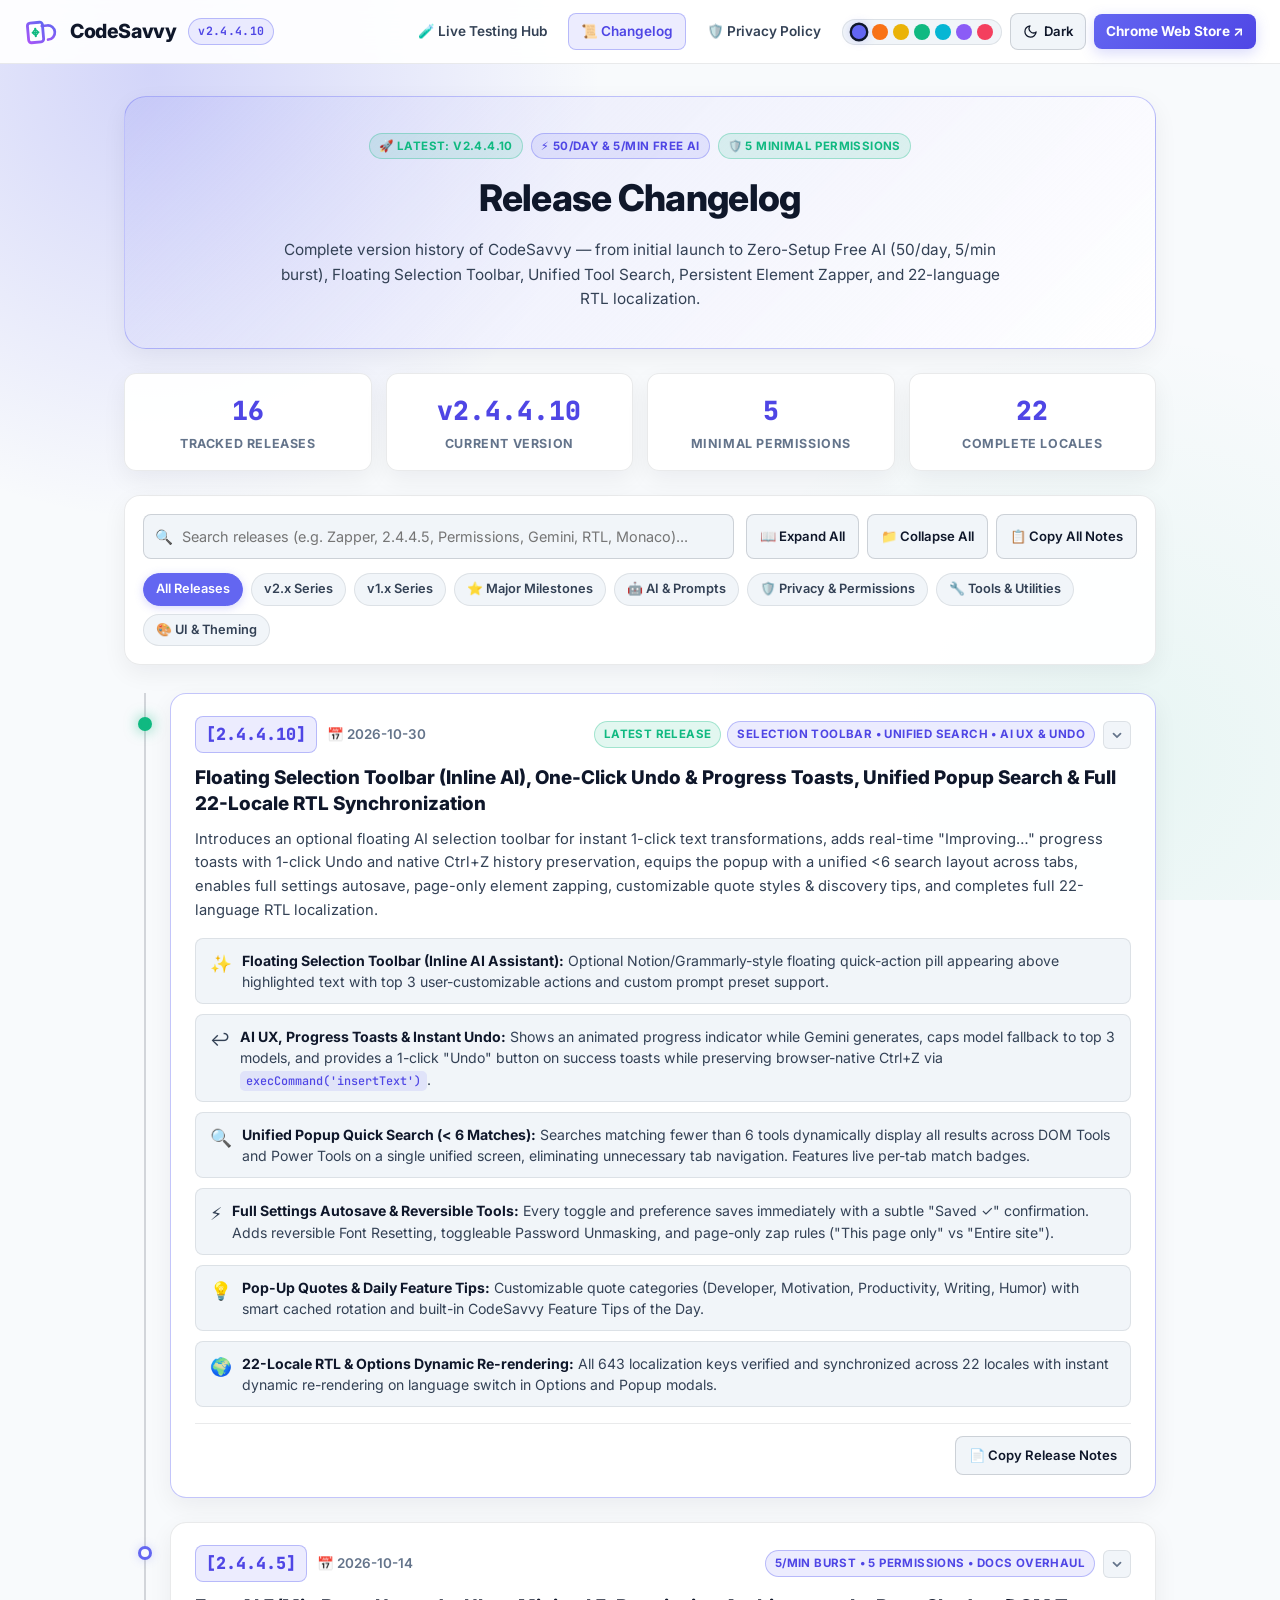
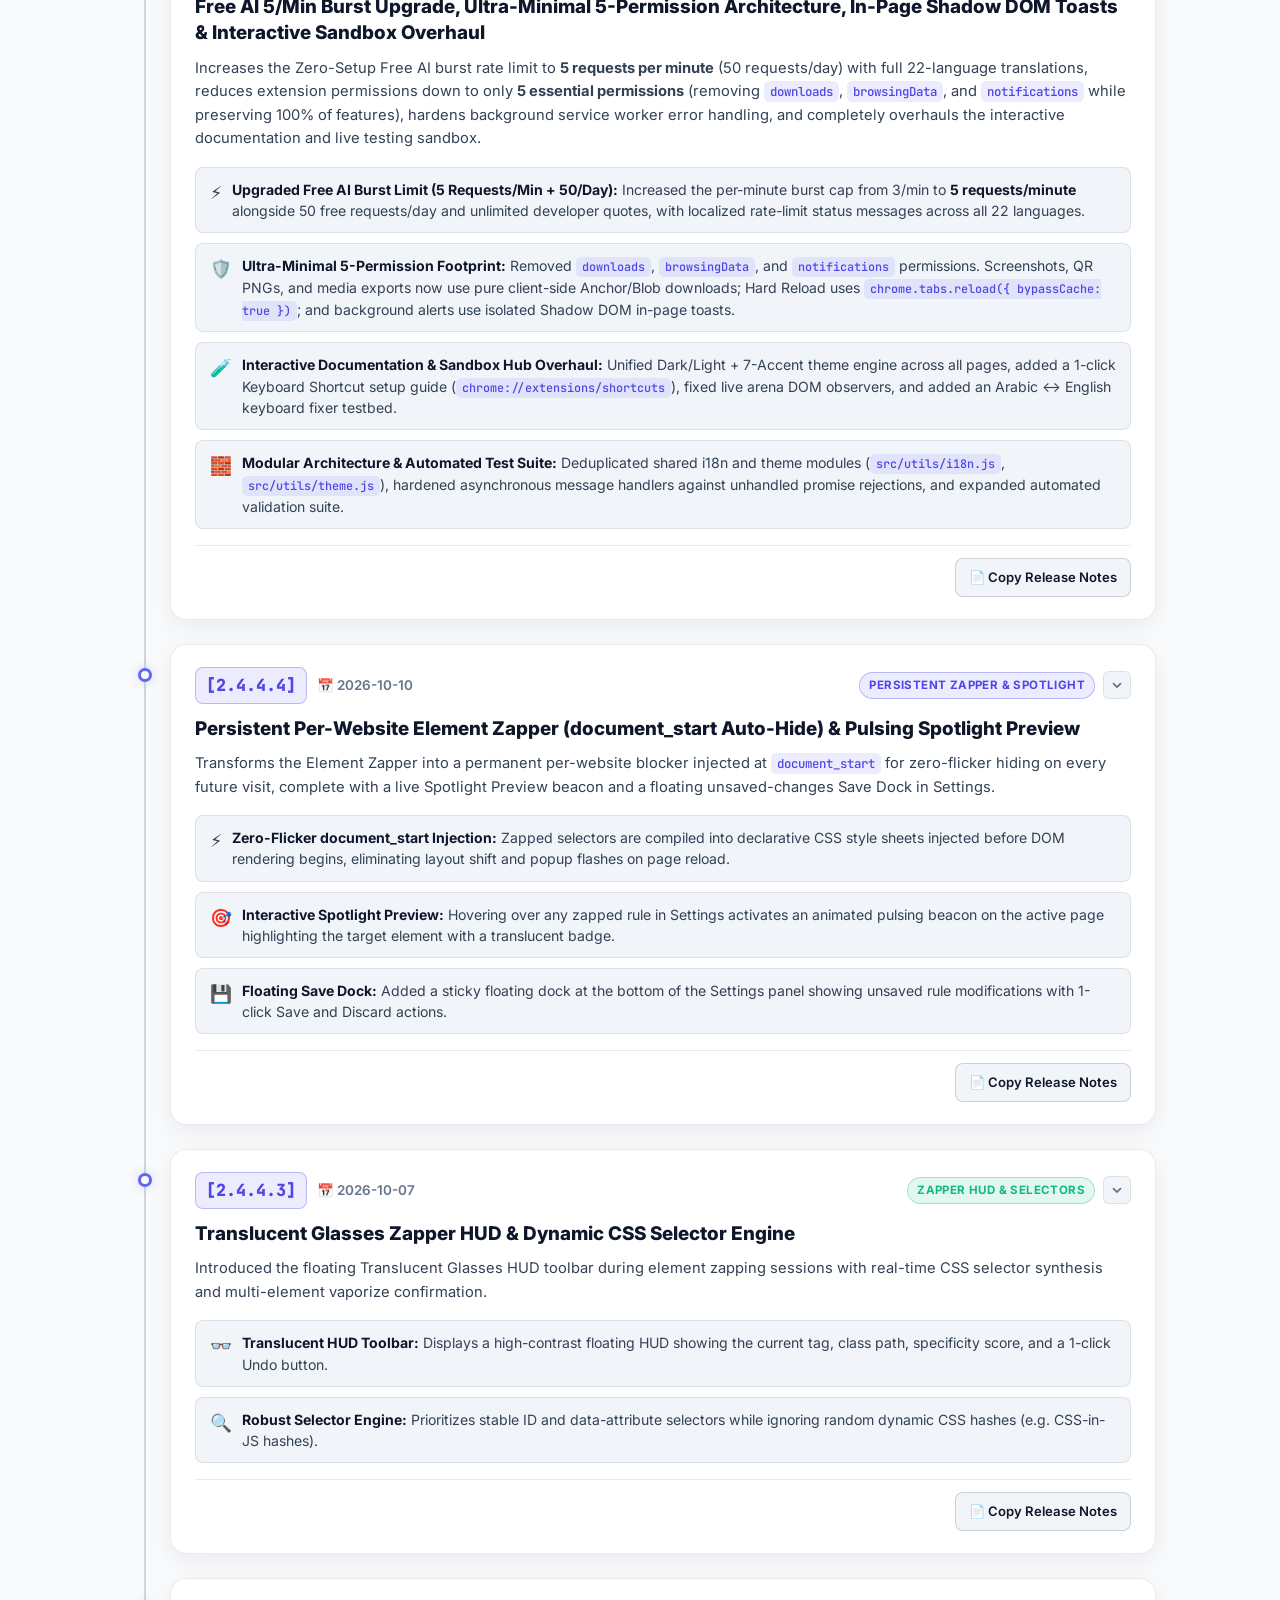
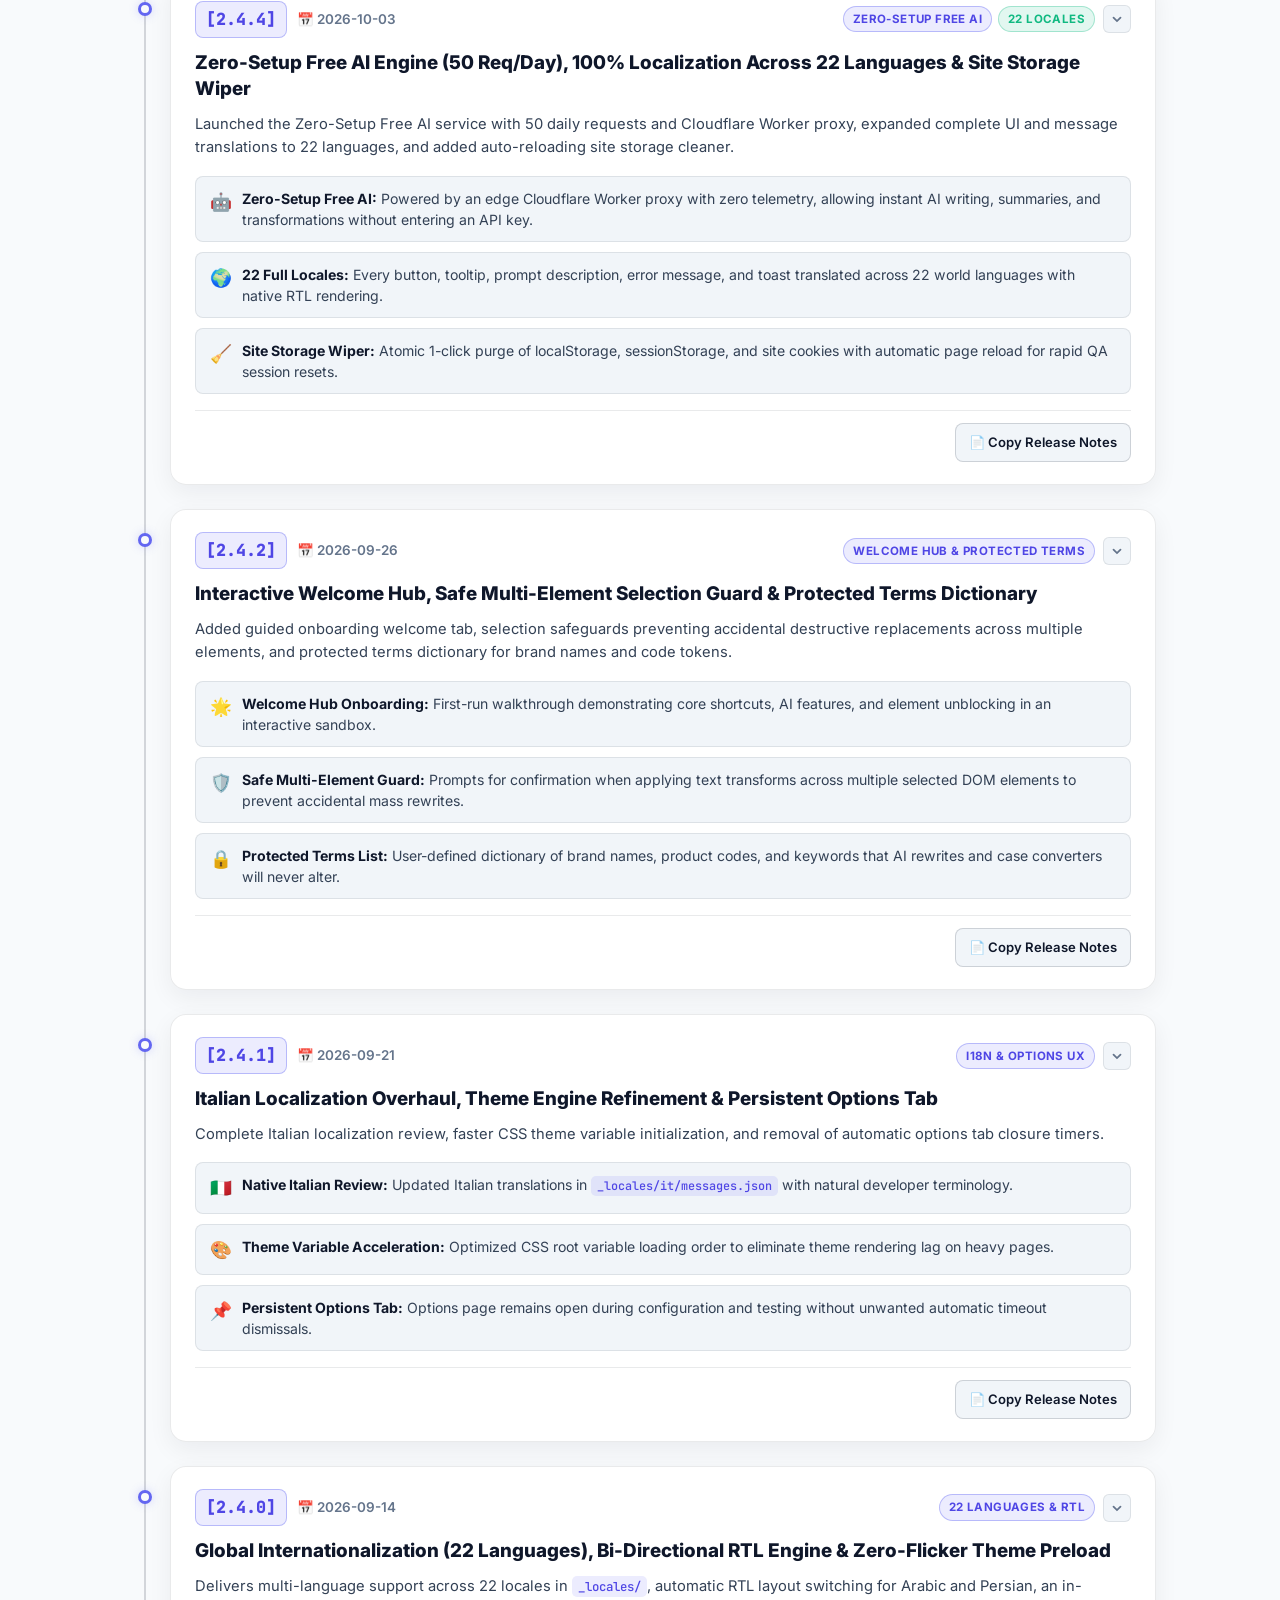
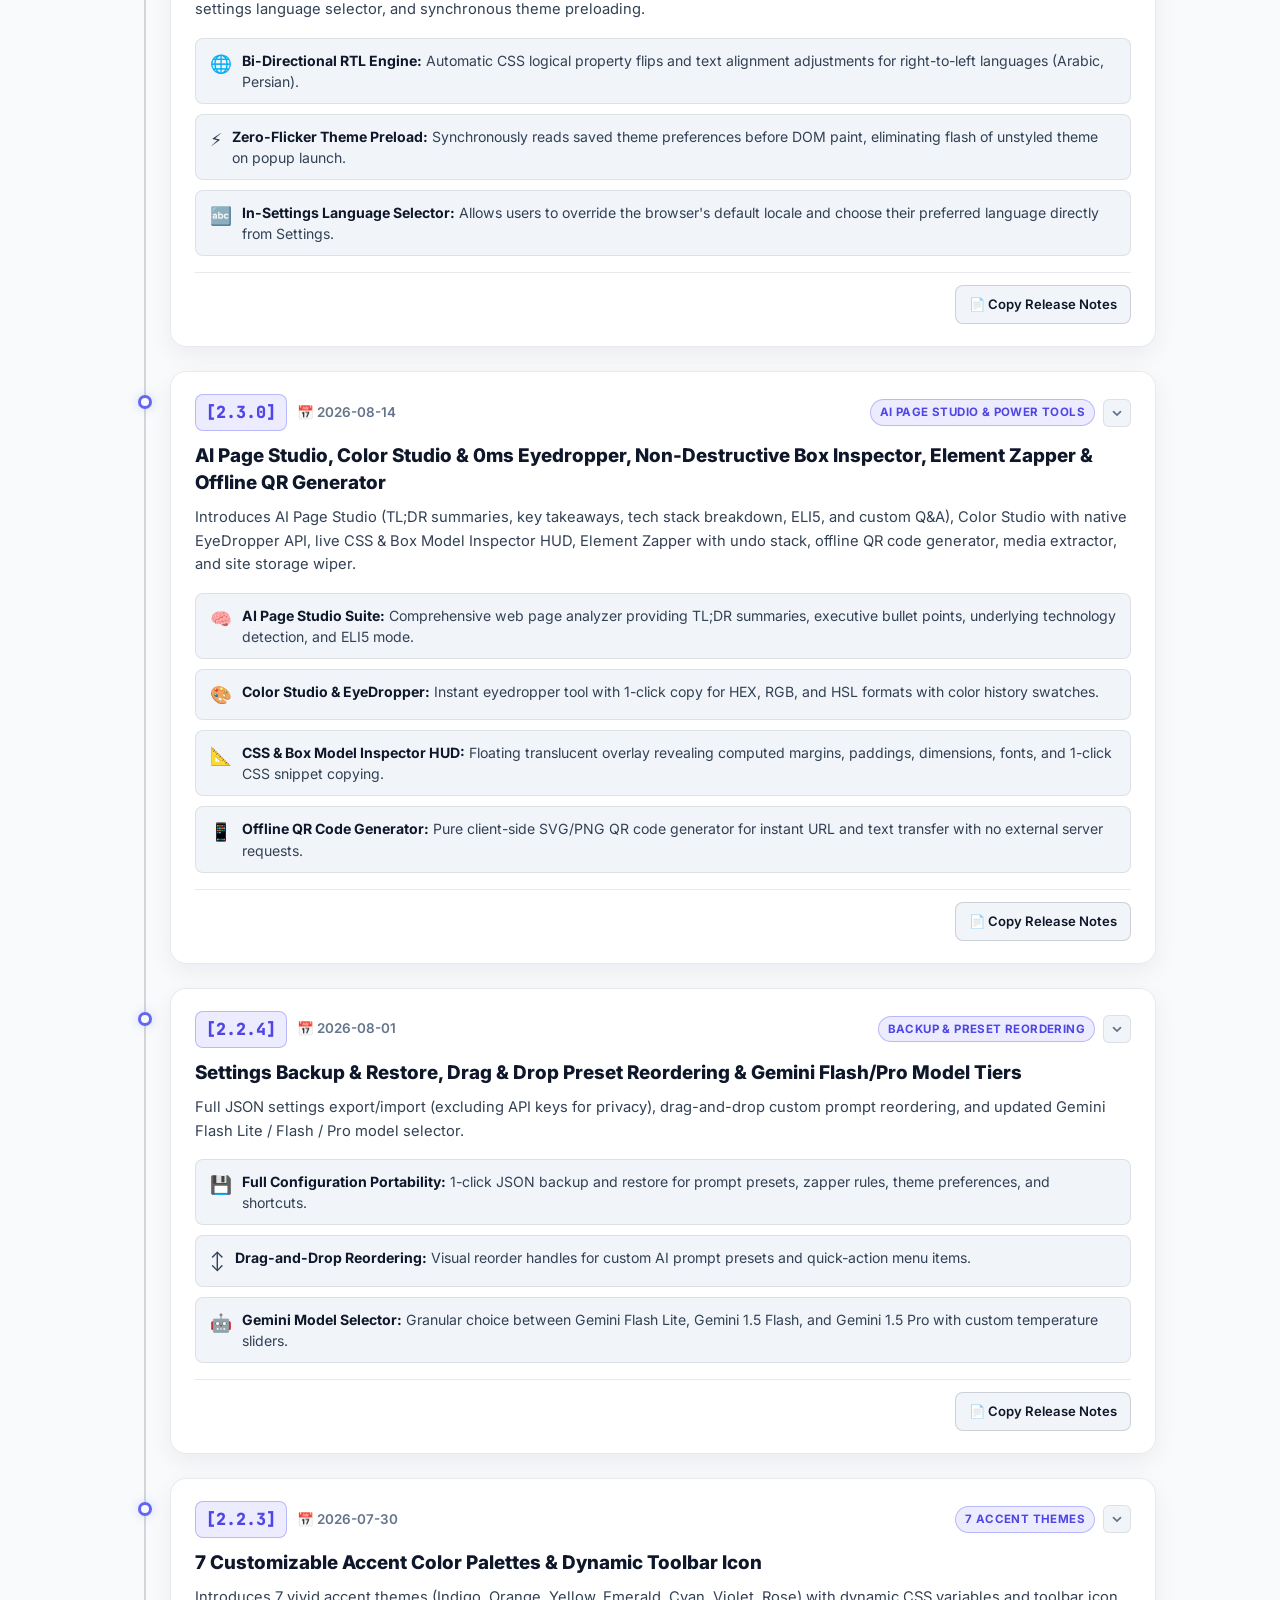
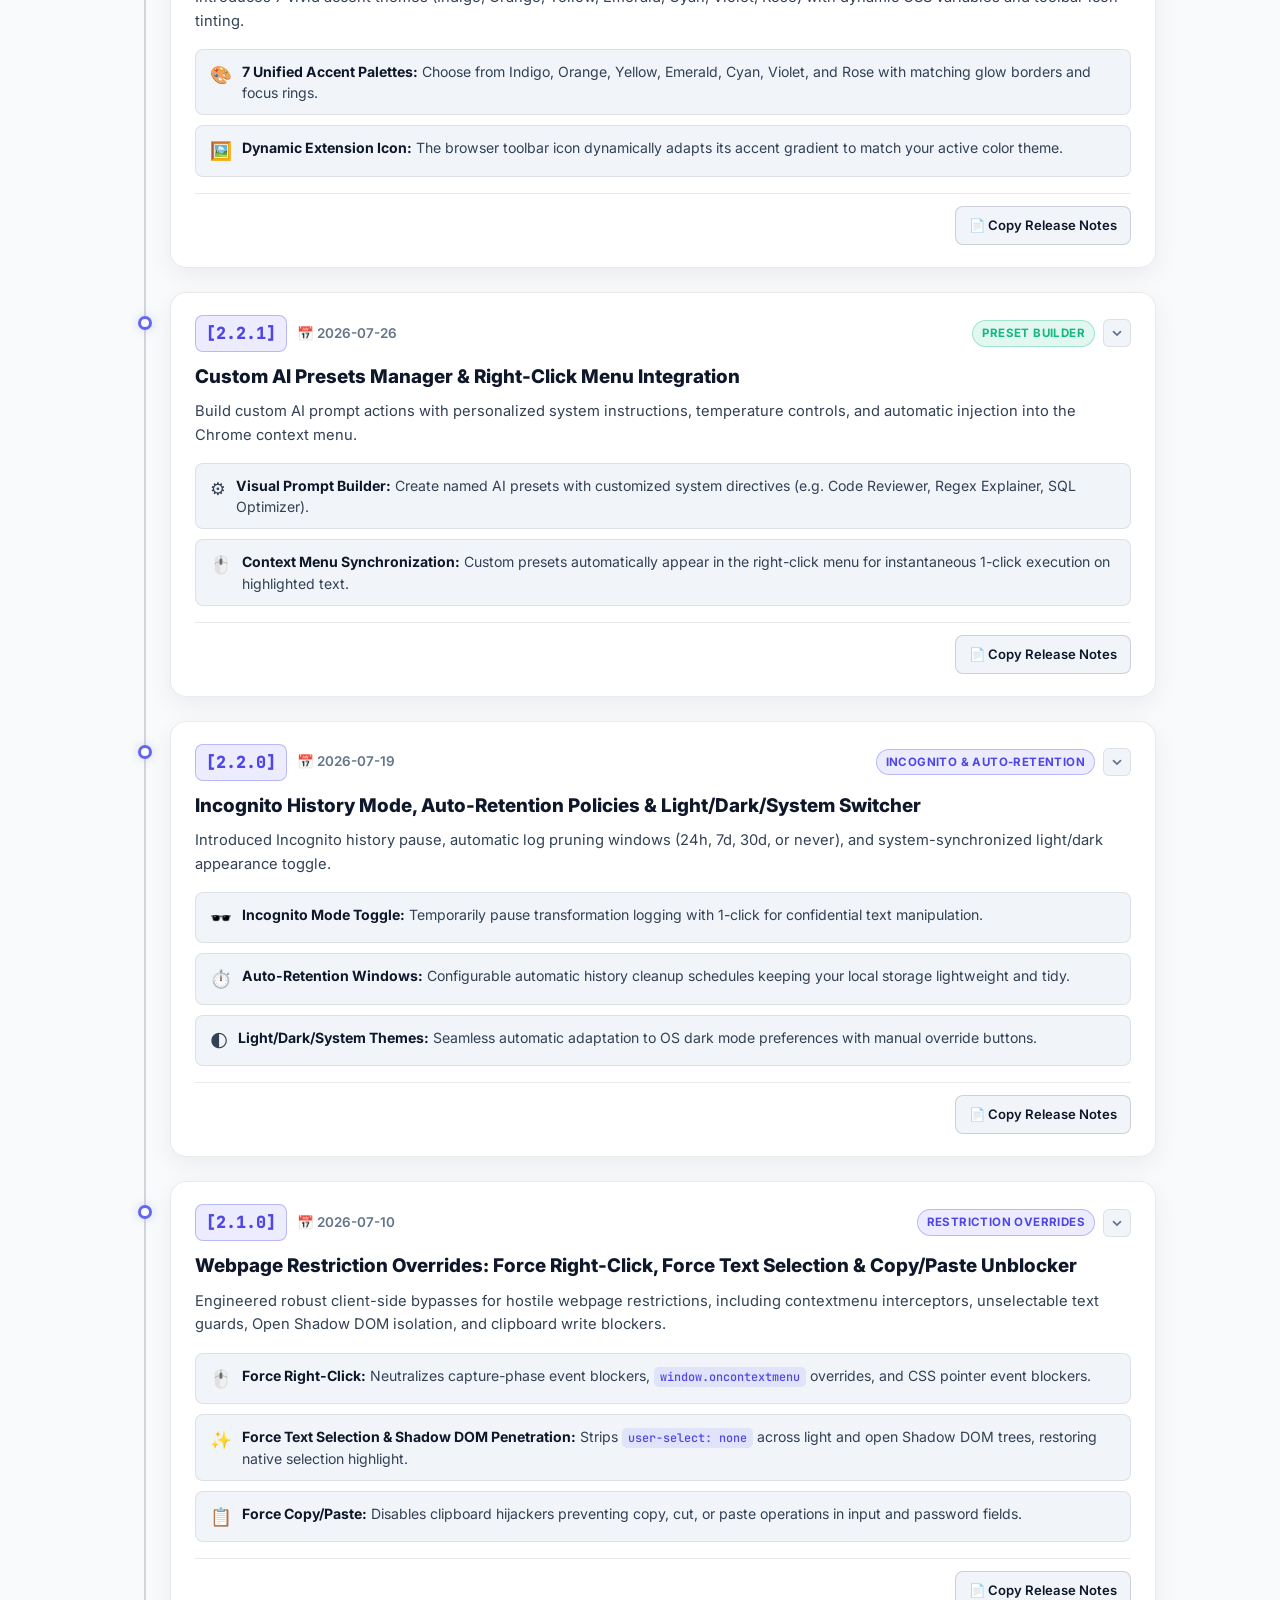
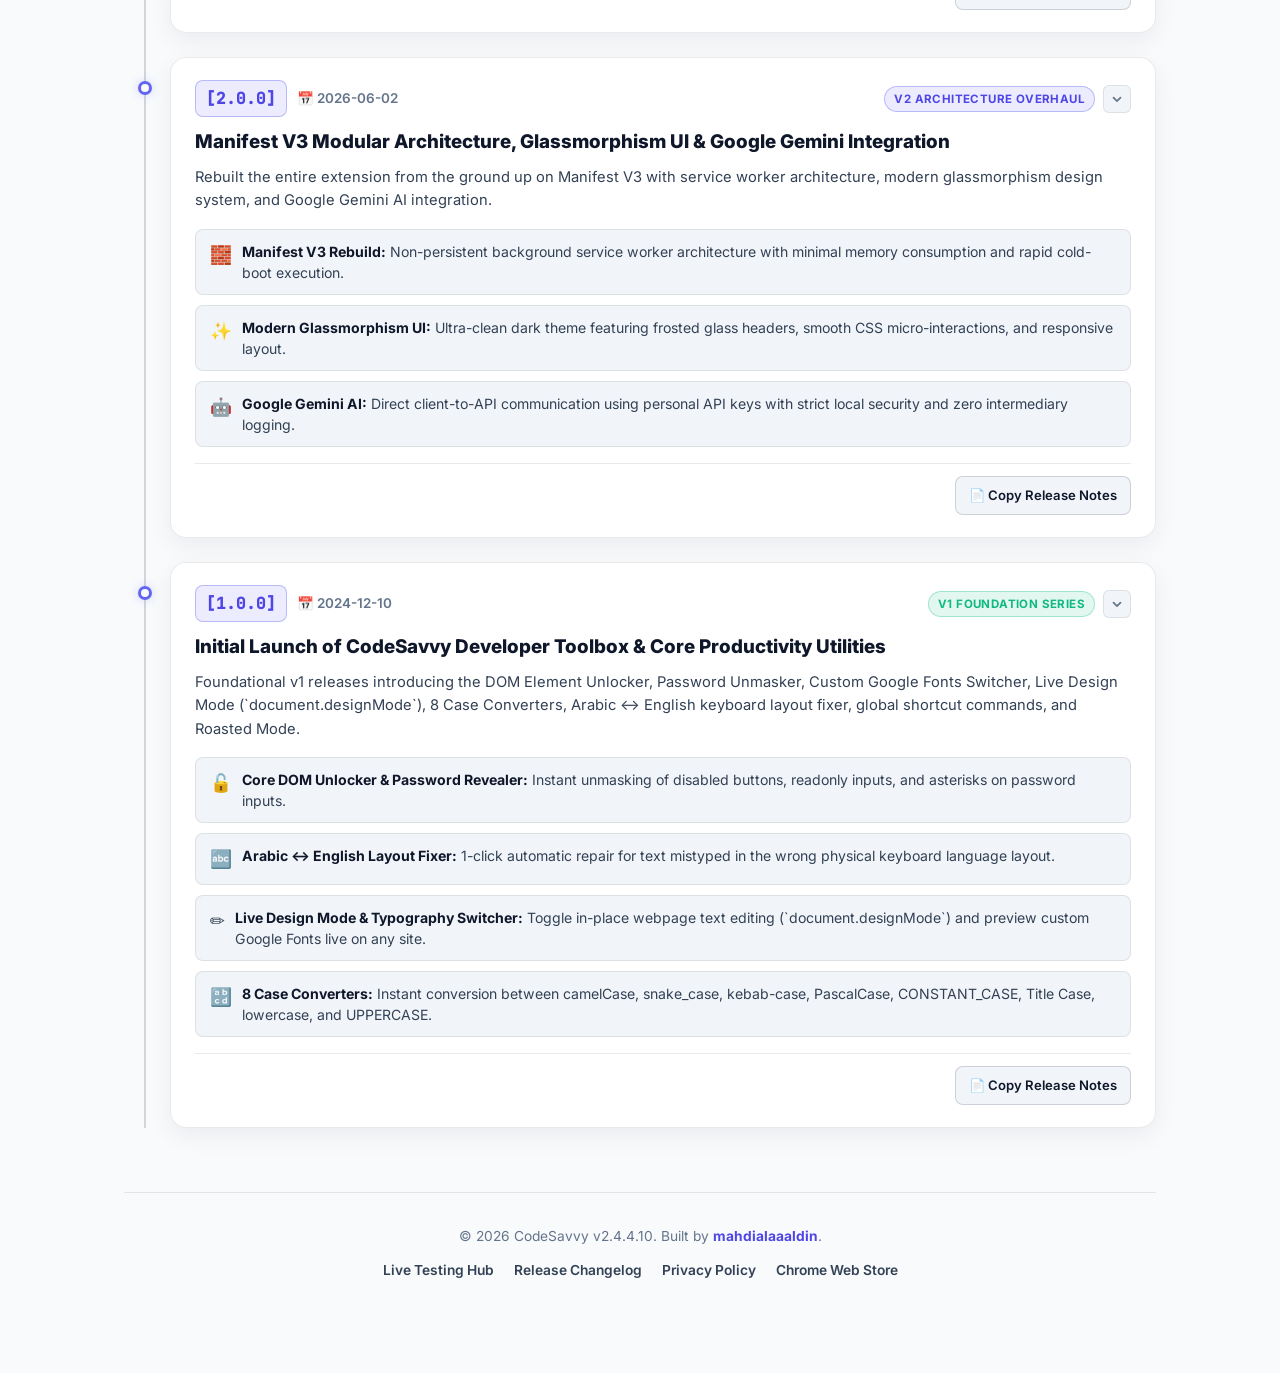
<file: changelog.html>
<!DOCTYPE html>
<html lang="en" data-accent="indigo">

<head>
    <meta charset="UTF-8">
    <meta name="viewport" content="width=device-width, initial-scale=1.0">
    <title>CodeSavvy — Release Changelog (v1.0.0 to v2.4.4.10)</title>
    <link rel="icon" type="image/png" href="assets/icons/icon48.png">
    <link rel="preconnect" href="https://fonts.googleapis.com">
    <link rel="preconnect" href="https://fonts.gstatic.com" crossorigin>
    <link
        href="https://fonts.googleapis.com/css2?family=Inter:wght@400;500;600;700;800&family=JetBrains+Mono:wght@400;500;600;700&display=swap"
        rel="stylesheet">
    <link rel="stylesheet" href="theme.css">
    <script src="theme.js"></script>
    <style>
        .page-container {
            max-width: 1080px;
            margin: 0 auto;
            padding: 32px 24px 60px;
            box-sizing: border-box;
            width: 100%;
        }

        .hero-box {
            text-align: center;
            padding: 36px 24px;
            background: linear-gradient(135deg, var(--primary-soft), var(--bg-card));
            border: 1px solid var(--border-glow);
            border-radius: var(--radius-xl);
            margin-bottom: 24px;
            box-shadow: var(--shadow-card);
            box-sizing: border-box;
        }

        .hero-box h1 {
            font-size: 2.3rem;
            font-weight: 800;
            letter-spacing: -0.7px;
            margin: 10px 0;
            color: var(--text-primary);
        }

        .hero-box p {
            color: var(--text-secondary);
            max-width: 720px;
            margin: 0 auto;
            font-size: 0.96rem;
            line-height: 1.6;
        }

        /* Stats Row */
        .stats-grid {
            display: grid;
            grid-template-columns: repeat(auto-fit, minmax(min(180px, 100%), 1fr));
            gap: 14px;
            margin-bottom: 24px;
        }

        .stat-card {
            background: var(--bg-card);
            border: 1px solid var(--border-subtle);
            border-radius: var(--radius-md);
            padding: 16px;
            text-align: center;
            box-shadow: var(--shadow-card);
        }

        .stat-number {
            font-size: 1.65rem;
            font-weight: 800;
            color: var(--primary-light);
            font-family: 'JetBrains Mono', monospace;
        }

        .stat-label {
            font-size: 0.78rem;
            color: var(--text-muted);
            text-transform: uppercase;
            letter-spacing: 0.6px;
            font-weight: 700;
            margin-top: 2px;
        }

        /* Search & Filter Controls */
        .controls-card {
            background: var(--bg-card);
            border: 1px solid var(--border-subtle);
            border-radius: var(--radius-lg);
            padding: 18px;
            margin-bottom: 28px;
            box-shadow: var(--shadow-card);
            box-sizing: border-box;
        }

        .search-box-row {
            display: flex;
            gap: 12px;
            flex-wrap: wrap;
            margin-bottom: 14px;
        }

        .search-input-wrapper {
            flex: 1;
            min-width: min(240px, 100%);
            position: relative;
        }

        .search-icon {
            position: absolute;
            left: 12px;
            top: 50%;
            transform: translateY(-50%);
            color: var(--text-muted);
            pointer-events: none;
            font-size: 0.9rem;
        }

        .search-input {
            width: 100%;
            background: var(--bg-surface);
            border: 1px solid var(--border-medium);
            color: var(--text-primary);
            padding: 10px 14px 10px 38px;
            border-radius: var(--radius-sm);
            font-size: 0.9rem;
            font-family: inherit;
            outline: none;
            box-sizing: border-box;
            transition: border-color 0.2s, box-shadow 0.2s;
        }

        .search-input:focus {
            border-color: var(--primary);
            box-shadow: 0 0 0 3px var(--primary-glow);
        }

        .action-btns-group {
            display: flex;
            gap: 8px;
            flex-wrap: wrap;
        }

        .action-btn {
            background: var(--bg-surface);
            border: 1px solid var(--border-medium);
            color: var(--text-primary);
            padding: 8px 13px;
            border-radius: var(--radius-sm);
            font-size: 0.82rem;
            font-weight: 600;
            cursor: pointer;
            display: inline-flex;
            align-items: center;
            gap: 6px;
            font-family: inherit;
            transition: all 0.18s ease;
            white-space: nowrap;
        }

        .action-btn:hover {
            border-color: var(--primary);
            background: var(--primary-soft);
            color: var(--primary-light);
        }

        .filter-tags {
            display: flex;
            gap: 8px;
            flex-wrap: wrap;
        }

        .filter-chip {
            background: var(--bg-surface);
            border: 1px solid var(--border-subtle);
            color: var(--text-secondary);
            padding: 5px 12px;
            border-radius: 999px;
            font-size: 0.8rem;
            font-weight: 600;
            cursor: pointer;
            transition: all 0.18s ease;
            user-select: none;
            font-family: inherit;
        }

        .filter-chip:hover {
            color: var(--text-primary);
            border-color: var(--border-medium);
        }

        .filter-chip.active {
            background: var(--primary);
            color: #fff;
            border-color: var(--primary);
            box-shadow: 0 2px 8px var(--primary-glow);
        }

        /* Timeline Layout — Node inside safe bounds */
        .timeline {
            position: relative;
            margin-left: 20px;
            padding-left: 24px;
            border-left: 2px solid var(--border-medium);
            display: flex;
            flex-direction: column;
            gap: 24px;
            box-sizing: border-box;
        }

        .release-item {
            position: relative;
        }

        .release-item.hidden {
            display: none;
        }

        .timeline-node {
            position: absolute;
            left: -32px;
            top: 24px;
            width: 14px;
            height: 14px;
            border-radius: 50%;
            background: var(--bg-body);
            border: 3px solid var(--primary);
            box-shadow: 0 0 10px var(--primary-glow);
            transition: all 0.2s ease;
        }

        .release-item.latest .timeline-node {
            background: #10b981;
            border-color: #10b981;
            box-shadow: 0 0 14px rgba(16, 185, 129, 0.6);
        }

        .release-card {
            background: var(--bg-card);
            border: 1px solid var(--border-subtle);
            border-radius: var(--radius-lg);
            padding: 22px 24px;
            box-shadow: var(--shadow-card);
            transition: border-color 0.2s ease, box-shadow 0.2s ease;
            box-sizing: border-box;
            overflow: hidden;
        }

        .release-item.latest .release-card {
            border-color: var(--border-glow);
        }

        .release-header {
            display: flex;
            align-items: center;
            justify-content: space-between;
            flex-wrap: wrap;
            gap: 10px;
            margin-bottom: 12px;
            cursor: pointer;
            user-select: none;
        }

        .version-meta {
            display: flex;
            align-items: center;
            gap: 10px;
            flex-wrap: wrap;
        }

        .version-tag {
            font-family: 'JetBrains Mono', monospace;
            font-size: 1.05rem;
            font-weight: 800;
            color: var(--primary-light);
            background: var(--primary-soft);
            padding: 4px 10px;
            border-radius: 8px;
            border: 1px solid var(--border-glow);
        }

        .release-date {
            font-size: 0.84rem;
            color: var(--text-muted);
            font-weight: 600;
        }

        .release-header-right {
            display: flex;
            align-items: center;
            gap: 8px;
            flex-wrap: wrap;
        }

        .release-badges {
            display: flex;
            gap: 6px;
            flex-wrap: wrap;
        }

        .accordion-toggle-btn {
            background: var(--bg-surface);
            border: 1px solid var(--border-subtle);
            color: var(--text-muted);
            width: 28px;
            height: 28px;
            border-radius: 6px;
            display: inline-flex;
            align-items: center;
            justify-content: center;
            cursor: pointer;
            transition: all 0.2s ease;
            font-size: 0.8rem;
        }

        .accordion-toggle-btn:hover {
            color: var(--text-primary);
            border-color: var(--primary);
            background: var(--primary-soft);
        }

        .release-item.collapsed .accordion-toggle-btn svg {
            transform: rotate(-90deg);
        }

        .release-title {
            font-size: 1.18rem;
            font-weight: 800;
            color: var(--text-primary);
            margin-bottom: 10px;
            line-height: 1.4;
            word-break: break-word;
        }

        .release-summary {
            font-size: 0.92rem;
            color: var(--text-secondary);
            margin-bottom: 16px;
            line-height: 1.6;
        }

        .feature-bullets {
            list-style: none;
            display: flex;
            flex-direction: column;
            gap: 10px;
            margin-bottom: 16px;
        }

        .release-item.collapsed .feature-bullets,
        .release-item.collapsed .release-summary {
            display: none;
        }

        .feature-item {
            display: flex;
            align-items: flex-start;
            gap: 10px;
            background: var(--bg-surface);
            border: 1px solid var(--border-subtle);
            border-radius: var(--radius-sm);
            padding: 11px 14px;
            font-size: 0.88rem;
            color: var(--text-secondary);
            line-height: 1.5;
            word-break: break-word;
        }

        .feature-item strong {
            color: var(--text-primary);
        }

        .feature-icon {
            font-size: 1.1rem;
            flex-shrink: 0;
            margin-top: 1px;
        }

        .card-actions {
            display: flex;
            justify-content: flex-end;
            border-top: 1px solid var(--border-subtle);
            padding-top: 12px;
        }

        .no-results {
            text-align: center;
            padding: 48px 20px;
            background: var(--bg-card);
            border: 1px dashed var(--border-medium);
            border-radius: var(--radius-lg);
            color: var(--text-secondary);
            display: none;
        }

        /* Responsive Breakpoints */
        @media (max-width: 768px) {
            .page-container {
                padding: 20px 16px 40px;
            }

            .hero-box {
                padding: 24px 16px;
            }

            .hero-box h1 {
                font-size: 1.75rem;
            }

            .timeline {
                margin-left: 12px;
                padding-left: 16px;
            }

            .timeline-node {
                left: -24px;
                width: 12px;
                height: 12px;
                border-width: 2px;
            }

            .release-card {
                padding: 16px;
            }

            .release-title {
                font-size: 1.05rem;
            }

            .feature-item {
                padding: 9px 11px;
                font-size: 0.84rem;
            }
        }
    </style>
</head>

<body>
    <!-- Unified Top Navigation Header -->
    <header class="top-navbar">
        <a href="index.html" class="brand-wrap">
            <svg class="brand-logo-svg" viewBox="0 0 512 512" fill="none" xmlns="http://www.w3.org/2000/svg">
                <defs>
                    <linearGradient id="brand-grad" x1="0%" y1="0%" x2="100%" y2="100%">
                        <stop offset="0%" stop-color="var(--primary)" />
                        <stop offset="100%" stop-color="#a855f7" />
                    </linearGradient>
                </defs>
                <g transform="translate(256, 256) rotate(85) scale(1.18) translate(-256, -256)">
                    <path d="M 180,240 V 170 C 180,120 220,80 270,80 C 320,80 360,120 360,170 V 175" fill="none"
                        stroke="url(#brand-grad)" stroke-width="34" stroke-linecap="round" />
                    <rect x="130" y="230" width="252" height="192" rx="35" fill="none" stroke="url(#brand-grad)"
                        stroke-width="36" />
                    <path d="M 230,326 L 210,326 M 282,326 L 302,326 M 256,290 V 362" stroke="#10b981" stroke-width="28"
                        stroke-linecap="round" />
                    <circle cx="256" cy="326" r="30" fill="none" stroke="#10b981" stroke-width="14" />
                </g>
            </svg>
            <span class="brand-title">CodeSavvy</span>
            <span class="brand-badge">v2.4.4.10</span>
        </a>

        <nav class="top-nav-links">
            <a href="index.html" class="nav-pill">🧪 Live Testing Hub</a>
            <a href="changelog.html" class="nav-pill active">📜 Changelog</a>
            <a href="privacy.html" class="nav-pill">🛡️ Privacy Policy</a>

            <div class="accent-swatch-group" title="Choose Accent Theme">
                <button class="accent-dot-btn" data-accent-choice="indigo" style="background:#6366f1"
                    title="Indigo"></button>
                <button class="accent-dot-btn" data-accent-choice="orange" style="background:#f97316"
                    title="Orange"></button>
                <button class="accent-dot-btn" data-accent-choice="yellow" style="background:#eab308"
                    title="Yellow"></button>
                <button class="accent-dot-btn" data-accent-choice="emerald" style="background:#10b981"
                    title="Emerald"></button>
                <button class="accent-dot-btn" data-accent-choice="cyan" style="background:#06b6d4"
                    title="Cyan"></button>
                <button class="accent-dot-btn" data-accent-choice="violet" style="background:#8b5cf6"
                    title="Violet"></button>
                <button class="accent-dot-btn" data-accent-choice="rose" style="background:#f43f5e"
                    title="Rose"></button>
            </div>

            <button class="theme-toggle-btn" onclick="window.toggleDocsTheme()"></button>
            <a href="https://chromewebstore.google.com/detail/codesavvy/jenendhnlcnokliclhccikgeohdgfhml"
                target="_blank" rel="noopener noreferrer" class="nav-pill nav-pill-cta">Chrome Web Store ↗</a>
        </nav>
    </header>

    <div class="page-container">
        <section class="hero-box">
            <div style="display:flex; justify-content:center; gap:8px; flex-wrap:wrap; margin-bottom: 8px;">
                <span class="badge badge-secondary">🚀 LATEST: v2.4.4.10</span>
                <span class="badge badge-primary">⚡ 50/DAY &amp; 5/MIN FREE AI</span>
                <span class="badge badge-secondary">🛡️ 5 MINIMAL PERMISSIONS</span>
            </div>
            <h1>Release Changelog</h1>
            <p>
                Complete version history of CodeSavvy — from initial launch to Zero-Setup Free AI (50/day, 5/min burst),
                Floating Selection Toolbar, Unified Tool Search, Persistent Element Zapper, and 22-language RTL localization.
            </p>
        </section>

        <!-- Metrics Dashboard -->
        <div class="stats-grid">
            <div class="stat-card">
                <div class="stat-number" id="totalReleasesCount">16</div>
                <div class="stat-label">Tracked Releases</div>
            </div>
            <div class="stat-card">
                <div class="stat-number">v2.4.4.10</div>
                <div class="stat-label">Current Version</div>
            </div>
            <div class="stat-card">
                <div class="stat-number">5</div>
                <div class="stat-label">Minimal Permissions</div>
            </div>
            <div class="stat-card">
                <div class="stat-number">22</div>
                <div class="stat-label">Complete Locales</div>
            </div>
        </div>

        <!-- Search & Filter Controls -->
        <div class="controls-card">
            <div class="search-box-row">
                <div class="search-input-wrapper">
                    <span class="search-icon">🔍</span>
                    <input type="text" id="searchInput" class="search-input"
                        placeholder="Search releases (e.g. Zapper, 2.4.4.5, Permissions, Gemini, RTL, Monaco)...">
                </div>
                <div class="action-btns-group">
                    <button class="action-btn" id="expandAllBtn">📖 Expand All</button>
                    <button class="action-btn" id="collapseAllBtn">📁 Collapse All</button>
                    <button class="action-btn" id="copyMarkdownBtn">📋 Copy All Notes</button>
                </div>
            </div>
            <div class="filter-tags" id="filterChips">
                <span class="filter-chip active" data-filter="all">All Releases</span>
                <span class="filter-chip" data-filter="v2">v2.x Series</span>
                <span class="filter-chip" data-filter="v1">v1.x Series</span>
                <span class="filter-chip" data-filter="major">⭐ Major Milestones</span>
                <span class="filter-chip" data-filter="ai">🤖 AI &amp; Prompts</span>
                <span class="filter-chip" data-filter="security">🛡️ Privacy &amp; Permissions</span>
                <span class="filter-chip" data-filter="tools">🔧 Tools &amp; Utilities</span>
                <span class="filter-chip" data-filter="ui">🎨 UI &amp; Theming</span>
            </div>
        </div>

        <div class="no-results" id="noResultsState">
            <div style="font-size: 2.2rem; margin-bottom: 8px;">🔎</div>
            <h3>No matching releases found</h3>
            <p>Try searching for "Zapper", "Gemini", "2.4.4.5", "Permissions", or "Theme".</p>
        </div>

        <!-- Releases Timeline (16 Tracked Releases) -->
        <div class="timeline" id="changelogTimeline">

            <!-- Release 1: v2.4.4.10 -->
            <article class="release-item latest" id="v2.4.4.10" data-version="2.4.4.10"
                data-cat="v2 major ai ui tools i18n">
                <div class="timeline-node"></div>
                <div class="release-card">
                    <div class="release-header">
                        <div class="version-meta">
                            <span class="version-tag">[2.4.4.10]</span>
                            <span class="release-date">📅 2026-10-30</span>
                        </div>
                        <div class="release-header-right">
                            <div class="release-badges">
                                <span class="badge badge-secondary">LATEST RELEASE</span>
                                <span class="badge badge-primary">SELECTION TOOLBAR • UNIFIED SEARCH • AI UX &amp; UNDO</span>
                            </div>
                            <button class="accordion-toggle-btn" aria-label="Toggle details">
                                <svg width="14" height="14" viewBox="0 0 20 20" fill="none">
                                    <path d="M5 8l5 5 5-5" stroke="currentColor" stroke-width="2.5"
                                        stroke-linecap="round" />
                                </svg>
                            </button>
                        </div>
                    </div>
                    <h2 class="release-title">Floating Selection Toolbar (Inline AI), One-Click Undo &amp; Progress Toasts, Unified Popup Search &amp; Full 22-Locale RTL Synchronization</h2>
                    <p class="release-summary">
                        Introduces an optional floating AI selection toolbar for instant 1-click text transformations, adds real-time "Improving…" progress toasts with 1-click Undo and native Ctrl+Z history preservation, equips the popup with a unified &lt;6 search layout across tabs, enables full settings autosave, page-only element zapping, customizable quote styles &amp; discovery tips, and completes full 22-language RTL localization.
                    </p>
                    <ul class="feature-bullets">
                        <li class="feature-item">
                            <span class="feature-icon">✨</span>
                            <div><strong>Floating Selection Toolbar (Inline AI Assistant):</strong> Optional Notion/Grammarly-style floating quick-action pill appearing above highlighted text with top 3 user-customizable actions and custom prompt preset support.</div>
                        </li>
                        <li class="feature-item">
                            <span class="feature-icon">↩️</span>
                            <div><strong>AI UX, Progress Toasts &amp; Instant Undo:</strong> Shows an animated progress indicator while Gemini generates, caps model fallback to top 3 models, and provides a 1-click "Undo" button on success toasts while preserving browser-native Ctrl+Z via <code>execCommand('insertText')</code>.</div>
                        </li>
                        <li class="feature-item">
                            <span class="feature-icon">🔍</span>
                            <div><strong>Unified Popup Quick Search (&lt; 6 Matches):</strong> Searches matching fewer than 6 tools dynamically display all results across DOM Tools and Power Tools on a single unified screen, eliminating unnecessary tab navigation. Features live per-tab match badges.</div>
                        </li>
                        <li class="feature-item">
                            <span class="feature-icon">⚡</span>
                            <div><strong>Full Settings Autosave &amp; Reversible Tools:</strong> Every toggle and preference saves immediately with a subtle "Saved ✓" confirmation. Adds reversible Font Resetting, toggleable Password Unmasking, and page-only zap rules ("This page only" vs "Entire site").</div>
                        </li>
                        <li class="feature-item">
                            <span class="feature-icon">💡</span>
                            <div><strong>Pop-Up Quotes &amp; Daily Feature Tips:</strong> Customizable quote categories (Developer, Motivation, Productivity, Writing, Humor) with smart cached rotation and built-in CodeSavvy Feature Tips of the Day.</div>
                        </li>
                        <li class="feature-item">
                            <span class="feature-icon">🌍</span>
                            <div><strong>22-Locale RTL &amp; Options Dynamic Re-rendering:</strong> All 643 localization keys verified and synchronized across 22 locales with instant dynamic re-rendering on language switch in Options and Popup modals.</div>
                        </li>
                    </ul>
                    <div class="card-actions">
                        <button class="action-btn copy-entry-btn">📄 Copy Release Notes</button>
                    </div>
                </div>
            </article>

            <!-- Release 2: v2.4.4.5 -->
            <article class="release-item" id="v2.4.4.5" data-version="2.4.4.5"
                data-cat="v2 major ai security ui tools i18n">
                <div class="timeline-node"></div>
                <div class="release-card">
                    <div class="release-header">
                        <div class="version-meta">
                            <span class="version-tag">[2.4.4.5]</span>
                            <span class="release-date">📅 2026-10-14</span>
                        </div>
                        <div class="release-header-right">
                            <div class="release-badges">
                                <span class="badge badge-primary">5/MIN BURST • 5 PERMISSIONS • DOCS OVERHAUL</span>
                            </div>
                            <button class="accordion-toggle-btn" aria-label="Toggle details">
                                <svg width="14" height="14" viewBox="0 0 20 20" fill="none">
                                    <path d="M5 8l5 5 5-5" stroke="currentColor" stroke-width="2.5"
                                        stroke-linecap="round" />
                                </svg>
                            </button>
                        </div>
                    </div>
                    <h2 class="release-title">Free AI 5/Min Burst Upgrade, Ultra-Minimal 5-Permission Architecture,
                        In-Page Shadow DOM Toasts &amp; Interactive Sandbox Overhaul</h2>
                    <p class="release-summary">
                        Increases the Zero-Setup Free AI burst rate limit to <strong>5 requests per minute</strong> (50
                        requests/day) with full 22-language translations, reduces extension permissions down to only
                        <strong>5 essential permissions</strong> (removing <code>downloads</code>,
                        <code>browsingData</code>, and <code>notifications</code> while preserving 100% of features),
                        hardens background service worker error handling, and completely overhauls the interactive
                        documentation and live testing sandbox.
                    </p>
                    <ul class="feature-bullets">
                        <li class="feature-item">
                            <span class="feature-icon">⚡</span>
                            <div><strong>Upgraded Free AI Burst Limit (5 Requests/Min + 50/Day):</strong> Increased the
                                per-minute burst cap from 3/min to <strong>5 requests/minute</strong> alongside 50 free
                                requests/day and unlimited developer quotes, with localized rate-limit status messages
                                across all 22 languages.</div>
                        </li>
                        <li class="feature-item">
                            <span class="feature-icon">🛡️</span>
                            <div><strong>Ultra-Minimal 5-Permission Footprint:</strong> Removed <code>downloads</code>,
                                <code>browsingData</code>, and <code>notifications</code> permissions. Screenshots, QR
                                PNGs, and media exports now use pure client-side Anchor/Blob downloads; Hard Reload uses
                                <code>chrome.tabs.reload({ bypassCache: true })</code>; and background alerts use
                                isolated Shadow DOM in-page toasts.
                            </div>
                        </li>
                        <li class="feature-item">
                            <span class="feature-icon">🧪</span>
                            <div><strong>Interactive Documentation &amp; Sandbox Hub Overhaul:</strong> Unified
                                Dark/Light + 7-Accent theme engine across all pages, added a 1-click Keyboard Shortcut
                                setup guide (<code>chrome://extensions/shortcuts</code>), fixed live arena DOM
                                observers, and added an Arabic ↔ English keyboard fixer testbed.</div>
                        </li>
                        <li class="feature-item">
                            <span class="feature-icon">🧱</span>
                            <div><strong>Modular Architecture &amp; Automated Test Suite:</strong> Deduplicated shared
                                i18n and theme modules (<code>src/utils/i18n.js</code>,
                                <code>src/utils/theme.js</code>), hardened asynchronous message handlers against
                                unhandled promise rejections, and expanded automated validation suite.
                            </div>
                        </li>
                    </ul>
                    <div class="card-actions">
                        <button class="action-btn copy-entry-btn">📄 Copy Release Notes</button>
                    </div>
                </div>
            </article>

            <!-- Release 2: v2.4.4.4 -->
            <article class="release-item" id="v2.4.4.4" data-version="2.4.4.4" data-cat="v2 major tools ui">
                <div class="timeline-node"></div>
                <div class="release-card">
                    <div class="release-header">
                        <div class="version-meta">
                            <span class="version-tag">[2.4.4.4]</span>
                            <span class="release-date">📅 2026-10-10</span>
                        </div>
                        <div class="release-header-right">
                            <div class="release-badges">
                                <span class="badge badge-primary">PERSISTENT ZAPPER &amp; SPOTLIGHT</span>
                            </div>
                            <button class="accordion-toggle-btn" aria-label="Toggle details">
                                <svg width="14" height="14" viewBox="0 0 20 20" fill="none">
                                    <path d="M5 8l5 5 5-5" stroke="currentColor" stroke-width="2.5"
                                        stroke-linecap="round" />
                                </svg>
                            </button>
                        </div>
                    </div>
                    <h2 class="release-title">Persistent Per-Website Element Zapper (document_start Auto-Hide) &amp;
                        Pulsing Spotlight Preview</h2>
                    <p class="release-summary">
                        Transforms the Element Zapper into a permanent per-website blocker injected at
                        <code>document_start</code> for zero-flicker hiding on every future visit, complete with a live
                        Spotlight Preview beacon and a floating unsaved-changes Save Dock in Settings.
                    </p>
                    <ul class="feature-bullets">
                        <li class="feature-item">
                            <span class="feature-icon">⚡</span>
                            <div><strong>Zero-Flicker document_start Injection:</strong> Zapped selectors are compiled
                                into declarative CSS style sheets injected before DOM rendering begins, eliminating
                                layout shift and popup flashes on page reload.</div>
                        </li>
                        <li class="feature-item">
                            <span class="feature-icon">🎯</span>
                            <div><strong>Interactive Spotlight Preview:</strong> Hovering over any zapped rule in
                                Settings activates an animated pulsing beacon on the active page highlighting the target
                                element with a translucent badge.</div>
                        </li>
                        <li class="feature-item">
                            <span class="feature-icon">💾</span>
                            <div><strong>Floating Save Dock:</strong> Added a sticky floating dock at the bottom of the
                                Settings panel showing unsaved rule modifications with 1-click Save and Discard actions.
                            </div>
                        </li>
                    </ul>
                    <div class="card-actions">
                        <button class="action-btn copy-entry-btn">📄 Copy Release Notes</button>
                    </div>
                </div>
            </article>

            <!-- Release 3: v2.4.4.3 -->
            <article class="release-item" id="v2.4.4.3" data-version="2.4.4.3" data-cat="v2 tools ui">
                <div class="timeline-node"></div>
                <div class="release-card">
                    <div class="release-header">
                        <div class="version-meta">
                            <span class="version-tag">[2.4.4.3]</span>
                            <span class="release-date">📅 2026-10-07</span>
                        </div>
                        <div class="release-header-right">
                            <div class="release-badges">
                                <span class="badge badge-secondary">ZAPPER HUD &amp; SELECTORS</span>
                            </div>
                            <button class="accordion-toggle-btn" aria-label="Toggle details">
                                <svg width="14" height="14" viewBox="0 0 20 20" fill="none">
                                    <path d="M5 8l5 5 5-5" stroke="currentColor" stroke-width="2.5"
                                        stroke-linecap="round" />
                                </svg>
                            </button>
                        </div>
                    </div>
                    <h2 class="release-title">Translucent Glasses Zapper HUD &amp; Dynamic CSS Selector Engine</h2>
                    <p class="release-summary">
                        Introduced the floating Translucent Glasses HUD toolbar during element zapping sessions with
                        real-time CSS selector synthesis and multi-element vaporize confirmation.
                    </p>
                    <ul class="feature-bullets">
                        <li class="feature-item">
                            <span class="feature-icon">👓</span>
                            <div><strong>Translucent HUD Toolbar:</strong> Displays a high-contrast floating HUD showing
                                the current tag, class path, specificity score, and a 1-click Undo button.</div>
                        </li>
                        <li class="feature-item">
                            <span class="feature-icon">🔍</span>
                            <div><strong>Robust Selector Engine:</strong> Prioritizes stable ID and data-attribute
                                selectors while ignoring random dynamic CSS hashes (e.g. CSS-in-JS hashes).</div>
                        </li>
                    </ul>
                    <div class="card-actions">
                        <button class="action-btn copy-entry-btn">📄 Copy Release Notes</button>
                    </div>
                </div>
            </article>

            <!-- Release 4: v2.4.4 -->
            <article class="release-item" id="v2.4.4" data-version="2.4.4"
                data-cat="v2 major ai security ui tools i18n">
                <div class="timeline-node"></div>
                <div class="release-card">
                    <div class="release-header">
                        <div class="version-meta">
                            <span class="version-tag">[2.4.4]</span>
                            <span class="release-date">📅 2026-10-03</span>
                        </div>
                        <div class="release-header-right">
                            <div class="release-badges">
                                <span class="badge badge-primary">ZERO-SETUP FREE AI</span>
                                <span class="badge badge-secondary">22 LOCALES</span>
                            </div>
                            <button class="accordion-toggle-btn" aria-label="Toggle details">
                                <svg width="14" height="14" viewBox="0 0 20 20" fill="none">
                                    <path d="M5 8l5 5 5-5" stroke="currentColor" stroke-width="2.5"
                                        stroke-linecap="round" />
                                </svg>
                            </button>
                        </div>
                    </div>
                    <h2 class="release-title">Zero-Setup Free AI Engine (50 Req/Day), 100% Localization Across 22
                        Languages &amp; Site Storage Wiper</h2>
                    <p class="release-summary">
                        Launched the Zero-Setup Free AI service with 50 daily requests and Cloudflare Worker proxy,
                        expanded complete UI and message translations to 22 languages, and added auto-reloading site
                        storage cleaner.
                    </p>
                    <ul class="feature-bullets">
                        <li class="feature-item">
                            <span class="feature-icon">🤖</span>
                            <div><strong>Zero-Setup Free AI:</strong> Powered by an edge Cloudflare Worker proxy with
                                zero telemetry, allowing instant AI writing, summaries, and transformations without
                                entering an API key.</div>
                        </li>
                        <li class="feature-item">
                            <span class="feature-icon">🌍</span>
                            <div><strong>22 Full Locales:</strong> Every button, tooltip, prompt description, error
                                message, and toast translated across 22 world languages with native RTL rendering.</div>
                        </li>
                        <li class="feature-item">
                            <span class="feature-icon">🧹</span>
                            <div><strong>Site Storage Wiper:</strong> Atomic 1-click purge of localStorage,
                                sessionStorage, and site cookies with automatic page reload for rapid QA session resets.
                            </div>
                        </li>
                    </ul>
                    <div class="card-actions">
                        <button class="action-btn copy-entry-btn">📄 Copy Release Notes</button>
                    </div>
                </div>
            </article>

            <!-- Release 5: v2.4.2 -->
            <article class="release-item" id="v2.4.2" data-version="2.4.2" data-cat="v2 major ai security ui tools">
                <div class="timeline-node"></div>
                <div class="release-card">
                    <div class="release-header">
                        <div class="version-meta">
                            <span class="version-tag">[2.4.2]</span>
                            <span class="release-date">📅 2026-09-26</span>
                        </div>
                        <div class="release-header-right">
                            <div class="release-badges">
                                <span class="badge badge-primary">WELCOME HUB &amp; PROTECTED TERMS</span>
                            </div>
                            <button class="accordion-toggle-btn" aria-label="Toggle details">
                                <svg width="14" height="14" viewBox="0 0 20 20" fill="none">
                                    <path d="M5 8l5 5 5-5" stroke="currentColor" stroke-width="2.5"
                                        stroke-linecap="round" />
                                </svg>
                            </button>
                        </div>
                    </div>
                    <h2 class="release-title">Interactive Welcome Hub, Safe Multi-Element Selection Guard &amp;
                        Protected Terms Dictionary</h2>
                    <p class="release-summary">
                        Added guided onboarding welcome tab, selection safeguards preventing accidental destructive
                        replacements across multiple elements, and protected terms dictionary for brand names and code
                        tokens.
                    </p>
                    <ul class="feature-bullets">
                        <li class="feature-item">
                            <span class="feature-icon">🌟</span>
                            <div><strong>Welcome Hub Onboarding:</strong> First-run walkthrough demonstrating core
                                shortcuts, AI features, and element unblocking in an interactive sandbox.</div>
                        </li>
                        <li class="feature-item">
                            <span class="feature-icon">🛡️</span>
                            <div><strong>Safe Multi-Element Guard:</strong> Prompts for confirmation when applying text
                                transforms across multiple selected DOM elements to prevent accidental mass rewrites.
                            </div>
                        </li>
                        <li class="feature-item">
                            <span class="feature-icon">🔒</span>
                            <div><strong>Protected Terms List:</strong> User-defined dictionary of brand names, product
                                codes, and keywords that AI rewrites and case converters will never alter.</div>
                        </li>
                    </ul>
                    <div class="card-actions">
                        <button class="action-btn copy-entry-btn">📄 Copy Release Notes</button>
                    </div>
                </div>
            </article>

            <!-- Release 6: v2.4.1 -->
            <article class="release-item" id="v2.4.1" data-version="2.4.1" data-cat="v2 ui i18n">
                <div class="timeline-node"></div>
                <div class="release-card">
                    <div class="release-header">
                        <div class="version-meta">
                            <span class="version-tag">[2.4.1]</span>
                            <span class="release-date">📅 2026-09-21</span>
                        </div>
                        <div class="release-header-right">
                            <div class="release-badges">
                                <span class="badge badge-primary">I18N &amp; OPTIONS UX</span>
                            </div>
                            <button class="accordion-toggle-btn" aria-label="Toggle details">
                                <svg width="14" height="14" viewBox="0 0 20 20" fill="none">
                                    <path d="M5 8l5 5 5-5" stroke="currentColor" stroke-width="2.5"
                                        stroke-linecap="round" />
                                </svg>
                            </button>
                        </div>
                    </div>
                    <h2 class="release-title">Italian Localization Overhaul, Theme Engine Refinement &amp; Persistent
                        Options Tab</h2>
                    <p class="release-summary">
                        Complete Italian localization review, faster CSS theme variable initialization, and removal of
                        automatic options tab closure timers.
                    </p>
                    <ul class="feature-bullets">
                        <li class="feature-item">
                            <span class="feature-icon">🇮🇹</span>
                            <div><strong>Native Italian Review:</strong> Updated Italian translations in
                                <code>_locales/it/messages.json</code> with natural developer terminology.
                            </div>
                        </li>
                        <li class="feature-item">
                            <span class="feature-icon">🎨</span>
                            <div><strong>Theme Variable Acceleration:</strong> Optimized CSS root variable loading order
                                to eliminate theme rendering lag on heavy pages.</div>
                        </li>
                        <li class="feature-item">
                            <span class="feature-icon">📌</span>
                            <div><strong>Persistent Options Tab:</strong> Options page remains open during configuration
                                and testing without unwanted automatic timeout dismissals.</div>
                        </li>
                    </ul>
                    <div class="card-actions">
                        <button class="action-btn copy-entry-btn">📄 Copy Release Notes</button>
                    </div>
                </div>
            </article>

            <!-- Release 7: v2.4.0 -->
            <article class="release-item" id="v2.4.0" data-version="2.4.0" data-cat="v2 major i18n ui tools">
                <div class="timeline-node"></div>
                <div class="release-card">
                    <div class="release-header">
                        <div class="version-meta">
                            <span class="version-tag">[2.4.0]</span>
                            <span class="release-date">📅 2026-09-14</span>
                        </div>
                        <div class="release-header-right">
                            <div class="release-badges">
                                <span class="badge badge-primary">22 LANGUAGES &amp; RTL</span>
                            </div>
                            <button class="accordion-toggle-btn" aria-label="Toggle details">
                                <svg width="14" height="14" viewBox="0 0 20 20" fill="none">
                                    <path d="M5 8l5 5 5-5" stroke="currentColor" stroke-width="2.5"
                                        stroke-linecap="round" />
                                </svg>
                            </button>
                        </div>
                    </div>
                    <h2 class="release-title">Global Internationalization (22 Languages), Bi-Directional RTL Engine
                        &amp; Zero-Flicker Theme Preload</h2>
                    <p class="release-summary">
                        Delivers multi-language support across 22 locales in <code>_locales/</code>, automatic RTL
                        layout switching for Arabic and Persian, an in-settings language selector, and synchronous theme
                        preloading.
                    </p>
                    <ul class="feature-bullets">
                        <li class="feature-item">
                            <span class="feature-icon">🌐</span>
                            <div><strong>Bi-Directional RTL Engine:</strong> Automatic CSS logical property flips and
                                text alignment adjustments for right-to-left languages (Arabic, Persian).</div>
                        </li>
                        <li class="feature-item">
                            <span class="feature-icon">⚡</span>
                            <div><strong>Zero-Flicker Theme Preload:</strong> Synchronously reads saved theme
                                preferences before DOM paint, eliminating flash of unstyled theme on popup launch.</div>
                        </li>
                        <li class="feature-item">
                            <span class="feature-icon">🔤</span>
                            <div><strong>In-Settings Language Selector:</strong> Allows users to override the browser's
                                default locale and choose their preferred language directly from Settings.</div>
                        </li>
                    </ul>
                    <div class="card-actions">
                        <button class="action-btn copy-entry-btn">📄 Copy Release Notes</button>
                    </div>
                </div>
            </article>

            <!-- Release 8: v2.3.0 -->
            <article class="release-item" id="v2.3.0" data-version="2.3.0" data-cat="v2 major ai tools ui">
                <div class="timeline-node"></div>
                <div class="release-card">
                    <div class="release-header">
                        <div class="version-meta">
                            <span class="version-tag">[2.3.0]</span>
                            <span class="release-date">📅 2026-08-14</span>
                        </div>
                        <div class="release-header-right">
                            <div class="release-badges">
                                <span class="badge badge-primary">AI PAGE STUDIO &amp; POWER TOOLS</span>
                            </div>
                            <button class="accordion-toggle-btn" aria-label="Toggle details">
                                <svg width="14" height="14" viewBox="0 0 20 20" fill="none">
                                    <path d="M5 8l5 5 5-5" stroke="currentColor" stroke-width="2.5"
                                        stroke-linecap="round" />
                                </svg>
                            </button>
                        </div>
                    </div>
                    <h2 class="release-title">AI Page Studio, Color Studio &amp; 0ms Eyedropper, Non-Destructive Box
                        Inspector, Element Zapper &amp; Offline QR Generator</h2>
                    <p class="release-summary">
                        Introduces AI Page Studio (TL;DR summaries, key takeaways, tech stack breakdown, ELI5, and
                        custom Q&amp;A), Color Studio with native EyeDropper API, live CSS &amp; Box Model Inspector
                        HUD, Element Zapper with undo stack, offline QR code generator, media extractor, and site
                        storage wiper.
                    </p>
                    <ul class="feature-bullets">
                        <li class="feature-item">
                            <span class="feature-icon">🧠</span>
                            <div><strong>AI Page Studio Suite:</strong> Comprehensive web page analyzer providing TL;DR
                                summaries, executive bullet points, underlying technology detection, and ELI5 mode.
                            </div>
                        </li>
                        <li class="feature-item">
                            <span class="feature-icon">🎨</span>
                            <div><strong>Color Studio &amp; EyeDropper:</strong> Instant eyedropper tool with 1-click
                                copy for HEX, RGB, and HSL formats with color history swatches.</div>
                        </li>
                        <li class="feature-item">
                            <span class="feature-icon">📐</span>
                            <div><strong>CSS &amp; Box Model Inspector HUD:</strong> Floating translucent overlay
                                revealing computed margins, paddings, dimensions, fonts, and 1-click CSS snippet
                                copying.</div>
                        </li>
                        <li class="feature-item">
                            <span class="feature-icon">📱</span>
                            <div><strong>Offline QR Code Generator:</strong> Pure client-side SVG/PNG QR code generator
                                for instant URL and text transfer with no external server requests.</div>
                        </li>
                    </ul>
                    <div class="card-actions">
                        <button class="action-btn copy-entry-btn">📄 Copy Release Notes</button>
                    </div>
                </div>
            </article>

            <!-- Release 9: v2.2.4 -->
            <article class="release-item" id="v2.2.4" data-version="2.2.4" data-cat="v2 major ai backup ui tools">
                <div class="timeline-node"></div>
                <div class="release-card">
                    <div class="release-header">
                        <div class="version-meta">
                            <span class="version-tag">[2.2.4]</span>
                            <span class="release-date">📅 2026-08-01</span>
                        </div>
                        <div class="release-header-right">
                            <div class="release-badges">
                                <span class="badge badge-primary">BACKUP &amp; PRESET REORDERING</span>
                            </div>
                            <button class="accordion-toggle-btn" aria-label="Toggle details">
                                <svg width="14" height="14" viewBox="0 0 20 20" fill="none">
                                    <path d="M5 8l5 5 5-5" stroke="currentColor" stroke-width="2.5"
                                        stroke-linecap="round" />
                                </svg>
                            </button>
                        </div>
                    </div>
                    <h2 class="release-title">Settings Backup &amp; Restore, Drag &amp; Drop Preset Reordering &amp;
                        Gemini Flash/Pro Model Tiers</h2>
                    <p class="release-summary">
                        Full JSON settings export/import (excluding API keys for privacy), drag-and-drop custom prompt
                        reordering, and updated Gemini Flash Lite / Flash / Pro model selector.
                    </p>
                    <ul class="feature-bullets">
                        <li class="feature-item">
                            <span class="feature-icon">💾</span>
                            <div><strong>Full Configuration Portability:</strong> 1-click JSON backup and restore for
                                prompt presets, zapper rules, theme preferences, and shortcuts.</div>
                        </li>
                        <li class="feature-item">
                            <span class="feature-icon">↕️</span>
                            <div><strong>Drag-and-Drop Reordering:</strong> Visual reorder handles for custom AI prompt
                                presets and quick-action menu items.</div>
                        </li>
                        <li class="feature-item">
                            <span class="feature-icon">🤖</span>
                            <div><strong>Gemini Model Selector:</strong> Granular choice between Gemini Flash Lite,
                                Gemini 1.5 Flash, and Gemini 1.5 Pro with custom temperature sliders.</div>
                        </li>
                    </ul>
                    <div class="card-actions">
                        <button class="action-btn copy-entry-btn">📄 Copy Release Notes</button>
                    </div>
                </div>
            </article>

            <!-- Release 10: v2.2.3 -->
            <article class="release-item" id="v2.2.3" data-version="2.2.3" data-cat="v2 major theme ui">
                <div class="timeline-node"></div>
                <div class="release-card">
                    <div class="release-header">
                        <div class="version-meta">
                            <span class="version-tag">[2.2.3]</span>
                            <span class="release-date">📅 2026-07-30</span>
                        </div>
                        <div class="release-header-right">
                            <div class="release-badges">
                                <span class="badge badge-primary">7 ACCENT THEMES</span>
                            </div>
                            <button class="accordion-toggle-btn" aria-label="Toggle details">
                                <svg width="14" height="14" viewBox="0 0 20 20" fill="none">
                                    <path d="M5 8l5 5 5-5" stroke="currentColor" stroke-width="2.5"
                                        stroke-linecap="round" />
                                </svg>
                            </button>
                        </div>
                    </div>
                    <h2 class="release-title">7 Customizable Accent Color Palettes &amp; Dynamic Toolbar Icon</h2>
                    <p class="release-summary">
                        Introduces 7 vivid accent themes (Indigo, Orange, Yellow, Emerald, Cyan, Violet, Rose) with
                        dynamic CSS variables and toolbar icon tinting.
                    </p>
                    <ul class="feature-bullets">
                        <li class="feature-item">
                            <span class="feature-icon">🎨</span>
                            <div><strong>7 Unified Accent Palettes:</strong> Choose from Indigo, Orange, Yellow,
                                Emerald, Cyan, Violet, and Rose with matching glow borders and focus rings.</div>
                        </li>
                        <li class="feature-item">
                            <span class="feature-icon">🖼️</span>
                            <div><strong>Dynamic Extension Icon:</strong> The browser toolbar icon dynamically adapts
                                its accent gradient to match your active color theme.</div>
                        </li>
                    </ul>
                    <div class="card-actions">
                        <button class="action-btn copy-entry-btn">📄 Copy Release Notes</button>
                    </div>
                </div>
            </article>

            <!-- Release 11: v2.2.1 -->
            <article class="release-item" id="v2.2.1" data-version="2.2.1" data-cat="v2 ai tools">
                <div class="timeline-node"></div>
                <div class="release-card">
                    <div class="release-header">
                        <div class="version-meta">
                            <span class="version-tag">[2.2.1]</span>
                            <span class="release-date">📅 2026-07-26</span>
                        </div>
                        <div class="release-header-right">
                            <div class="release-badges">
                                <span class="badge badge-secondary">PRESET BUILDER</span>
                            </div>
                            <button class="accordion-toggle-btn" aria-label="Toggle details">
                                <svg width="14" height="14" viewBox="0 0 20 20" fill="none">
                                    <path d="M5 8l5 5 5-5" stroke="currentColor" stroke-width="2.5"
                                        stroke-linecap="round" />
                                </svg>
                            </button>
                        </div>
                    </div>
                    <h2 class="release-title">Custom AI Presets Manager &amp; Right-Click Menu Integration</h2>
                    <p class="release-summary">
                        Build custom AI prompt actions with personalized system instructions, temperature controls, and
                        automatic injection into the Chrome context menu.
                    </p>
                    <ul class="feature-bullets">
                        <li class="feature-item">
                            <span class="feature-icon">⚙️</span>
                            <div><strong>Visual Prompt Builder:</strong> Create named AI presets with customized system
                                directives (e.g. Code Reviewer, Regex Explainer, SQL Optimizer).</div>
                        </li>
                        <li class="feature-item">
                            <span class="feature-icon">🖱️</span>
                            <div><strong>Context Menu Synchronization:</strong> Custom presets automatically appear in
                                the right-click menu for instantaneous 1-click execution on highlighted text.</div>
                        </li>
                    </ul>
                    <div class="card-actions">
                        <button class="action-btn copy-entry-btn">📄 Copy Release Notes</button>
                    </div>
                </div>
            </article>

            <!-- Release 12: v2.2.0 -->
            <article class="release-item" id="v2.2.0" data-version="2.2.0"
                data-cat="v2 major security ai privacy theme">
                <div class="timeline-node"></div>
                <div class="release-card">
                    <div class="release-header">
                        <div class="version-meta">
                            <span class="version-tag">[2.2.0]</span>
                            <span class="release-date">📅 2026-07-19</span>
                        </div>
                        <div class="release-header-right">
                            <div class="release-badges">
                                <span class="badge badge-primary">INCOGNITO &amp; AUTO-RETENTION</span>
                            </div>
                            <button class="accordion-toggle-btn" aria-label="Toggle details">
                                <svg width="14" height="14" viewBox="0 0 20 20" fill="none">
                                    <path d="M5 8l5 5 5-5" stroke="currentColor" stroke-width="2.5"
                                        stroke-linecap="round" />
                                </svg>
                            </button>
                        </div>
                    </div>
                    <h2 class="release-title">Incognito History Mode, Auto-Retention Policies &amp; Light/Dark/System
                        Switcher</h2>
                    <p class="release-summary">
                        Introduced Incognito history pause, automatic log pruning windows (24h, 7d, 30d, or never), and
                        system-synchronized light/dark appearance toggle.
                    </p>
                    <ul class="feature-bullets">
                        <li class="feature-item">
                            <span class="feature-icon">🕶️</span>
                            <div><strong>Incognito Mode Toggle:</strong> Temporarily pause transformation logging with
                                1-click for confidential text manipulation.</div>
                        </li>
                        <li class="feature-item">
                            <span class="feature-icon">⏱️</span>
                            <div><strong>Auto-Retention Windows:</strong> Configurable automatic history cleanup
                                schedules keeping your local storage lightweight and tidy.</div>
                        </li>
                        <li class="feature-item">
                            <span class="feature-icon">🌓</span>
                            <div><strong>Light/Dark/System Themes:</strong> Seamless automatic adaptation to OS dark
                                mode preferences with manual override buttons.</div>
                        </li>
                    </ul>
                    <div class="card-actions">
                        <button class="action-btn copy-entry-btn">📄 Copy Release Notes</button>
                    </div>
                </div>
            </article>

            <!-- Release 13: v2.1.0 -->
            <article class="release-item" id="v2.1.0" data-version="2.1.0" data-cat="v2 major security tools">
                <div class="timeline-node"></div>
                <div class="release-card">
                    <div class="release-header">
                        <div class="version-meta">
                            <span class="version-tag">[2.1.0]</span>
                            <span class="release-date">📅 2026-07-10</span>
                        </div>
                        <div class="release-header-right">
                            <div class="release-badges">
                                <span class="badge badge-primary">RESTRICTION OVERRIDES</span>
                            </div>
                            <button class="accordion-toggle-btn" aria-label="Toggle details">
                                <svg width="14" height="14" viewBox="0 0 20 20" fill="none">
                                    <path d="M5 8l5 5 5-5" stroke="currentColor" stroke-width="2.5"
                                        stroke-linecap="round" />
                                </svg>
                            </button>
                        </div>
                    </div>
                    <h2 class="release-title">Webpage Restriction Overrides: Force Right-Click, Force Text Selection
                        &amp; Copy/Paste Unblocker</h2>
                    <p class="release-summary">
                        Engineered robust client-side bypasses for hostile webpage restrictions, including contextmenu
                        interceptors, unselectable text guards, Open Shadow DOM isolation, and clipboard write blockers.
                    </p>
                    <ul class="feature-bullets">
                        <li class="feature-item">
                            <span class="feature-icon">🖱️</span>
                            <div><strong>Force Right-Click:</strong> Neutralizes capture-phase event blockers,
                                <code>window.oncontextmenu</code> overrides, and CSS pointer event blockers.
                            </div>
                        </li>
                        <li class="feature-item">
                            <span class="feature-icon">✨</span>
                            <div><strong>Force Text Selection &amp; Shadow DOM Penetration:</strong> Strips
                                <code>user-select: none</code> across light and open Shadow DOM trees, restoring native
                                selection highlight.
                            </div>
                        </li>
                        <li class="feature-item">
                            <span class="feature-icon">📋</span>
                            <div><strong>Force Copy/Paste:</strong> Disables clipboard hijackers preventing copy, cut,
                                or paste operations in input and password fields.</div>
                        </li>
                    </ul>
                    <div class="card-actions">
                        <button class="action-btn copy-entry-btn">📄 Copy Release Notes</button>
                    </div>
                </div>
            </article>

            <!-- Release 14: v2.0.0 -->
            <article class="release-item" id="v2.0.0" data-version="2.0.0" data-cat="v2 major ai security ui">
                <div class="timeline-node"></div>
                <div class="release-card">
                    <div class="release-header">
                        <div class="version-meta">
                            <span class="version-tag">[2.0.0]</span>
                            <span class="release-date">📅 2026-06-02</span>
                        </div>
                        <div class="release-header-right">
                            <div class="release-badges">
                                <span class="badge badge-primary">V2 ARCHITECTURE OVERHAUL</span>
                            </div>
                            <button class="accordion-toggle-btn" aria-label="Toggle details">
                                <svg width="14" height="14" viewBox="0 0 20 20" fill="none">
                                    <path d="M5 8l5 5 5-5" stroke="currentColor" stroke-width="2.5"
                                        stroke-linecap="round" />
                                </svg>
                            </button>
                        </div>
                    </div>
                    <h2 class="release-title">Manifest V3 Modular Architecture, Glassmorphism UI &amp; Google Gemini
                        Integration</h2>
                    <p class="release-summary">
                        Rebuilt the entire extension from the ground up on Manifest V3 with service worker architecture,
                        modern glassmorphism design system, and Google Gemini AI integration.
                    </p>
                    <ul class="feature-bullets">
                        <li class="feature-item">
                            <span class="feature-icon">🧱</span>
                            <div><strong>Manifest V3 Rebuild:</strong> Non-persistent background service worker
                                architecture with minimal memory consumption and rapid cold-boot execution.</div>
                        </li>
                        <li class="feature-item">
                            <span class="feature-icon">✨</span>
                            <div><strong>Modern Glassmorphism UI:</strong> Ultra-clean dark theme featuring frosted
                                glass headers, smooth CSS micro-interactions, and responsive layout.</div>
                        </li>
                        <li class="feature-item">
                            <span class="feature-icon">🤖</span>
                            <div><strong>Google Gemini AI:</strong> Direct client-to-API communication using personal
                                API keys with strict local security and zero intermediary logging.</div>
                        </li>
                    </ul>
                    <div class="card-actions">
                        <button class="action-btn copy-entry-btn">📄 Copy Release Notes</button>
                    </div>
                </div>
            </article>

            <!-- Release 15: v1.0.0 -->
            <article class="release-item" id="v1.0.0" data-version="1.0.0" data-cat="v1 major ai tools ui">
                <div class="timeline-node"></div>
                <div class="release-card">
                    <div class="release-header">
                        <div class="version-meta">
                            <span class="version-tag">[1.0.0]</span>
                            <span class="release-date">📅 2024-12-10</span>
                        </div>
                        <div class="release-header-right">
                            <div class="release-badges">
                                <span class="badge badge-secondary">V1 FOUNDATION SERIES</span>
                            </div>
                            <button class="accordion-toggle-btn" aria-label="Toggle details">
                                <svg width="14" height="14" viewBox="0 0 20 20" fill="none">
                                    <path d="M5 8l5 5 5-5" stroke="currentColor" stroke-width="2.5"
                                        stroke-linecap="round" />
                                </svg>
                            </button>
                        </div>
                    </div>
                    <h2 class="release-title">Initial Launch of CodeSavvy Developer Toolbox &amp; Core Productivity
                        Utilities</h2>
                    <p class="release-summary">
                        Foundational v1 releases introducing the DOM Element Unlocker, Password Unmasker, Custom Google
                        Fonts Switcher, Live Design Mode (`document.designMode`), 8 Case Converters, Arabic ↔ English
                        keyboard layout fixer, global shortcut commands, and Roasted Mode.
                    </p>
                    <ul class="feature-bullets">
                        <li class="feature-item">
                            <span class="feature-icon">🔓</span>
                            <div><strong>Core DOM Unlocker &amp; Password Revealer:</strong> Instant unmasking of
                                disabled buttons, readonly inputs, and asterisks on password inputs.</div>
                        </li>
                        <li class="feature-item">
                            <span class="feature-icon">🔤</span>
                            <div><strong>Arabic ↔ English Layout Fixer:</strong> 1-click automatic repair for text
                                mistyped in the wrong physical keyboard language layout.</div>
                        </li>
                        <li class="feature-item">
                            <span class="feature-icon">✏️</span>
                            <div><strong>Live Design Mode &amp; Typography Switcher:</strong> Toggle in-place webpage
                                text editing (`document.designMode`) and preview custom Google Fonts live on any site.
                            </div>
                        </li>
                        <li class="feature-item">
                            <span class="feature-icon">🔡</span>
                            <div><strong>8 Case Converters:</strong> Instant conversion between camelCase, snake_case,
                                kebab-case, PascalCase, CONSTANT_CASE, Title Case, lowercase, and UPPERCASE.</div>
                        </li>
                    </ul>
                    <div class="card-actions">
                        <button class="action-btn copy-entry-btn">📄 Copy Release Notes</button>
                    </div>
                </div>
            </article>

        </div>

        <!-- Unified Footer -->
        <footer class="docs-footer">
            <p>&copy; 2026 CodeSavvy v2.4.4.10. Built by <a href="https://github.com/mahdialaaaldin" target="_blank"
                    rel="noopener noreferrer"
                    style="color: var(--primary-light); text-decoration: none; font-weight: 700;">mahdialaaaldin</a>.
            </p>
            <div class="docs-footer-links">
                <a href="index.html">Live Testing Hub</a>
                <a href="changelog.html">Release Changelog</a>
                <a href="privacy.html">Privacy Policy</a>
                <a href="https://chromewebstore.google.com/detail/codesavvy/jenendhnlcnokliclhccikgeohdgfhml"
                    target="_blank" rel="noopener noreferrer">Chrome Web Store</a>
            </div>
        </footer>
    </div>

    <script>
        document.addEventListener('DOMContentLoaded', () => {
            const searchInput = document.getElementById('searchInput');
            const filterChips = document.querySelectorAll('.filter-chip');
            const releaseItems = document.querySelectorAll('.release-item');
            const noResultsState = document.getElementById('noResultsState');
            const totalCountEl = document.getElementById('totalReleasesCount');
            let currentFilter = 'all';

            function filterReleases () {
                const query = (searchInput ? searchInput.value : '').toLowerCase().trim();
                let visibleCount = 0;

                releaseItems.forEach(item => {
                    const text = item.textContent.toLowerCase();
                    const version = (item.dataset.version || '').toLowerCase();
                    const cats = (item.dataset.cat || '').toLowerCase().split(' ');

                    const matchesSearch = !query || text.includes(query) || version.includes(query);
                    let matchesFilter = true;

                    if (currentFilter === 'v2') {
                        matchesFilter = version.startsWith('2.');
                    } else if (currentFilter === 'v1') {
                        matchesFilter = version.startsWith('1.');
                    } else if (currentFilter !== 'all') {
                        matchesFilter = cats.includes(currentFilter);
                    }

                    if (matchesSearch && matchesFilter) {
                        item.classList.remove('hidden');
                        visibleCount++;
                    } else {
                        item.classList.add('hidden');
                    }
                });

                if (totalCountEl) totalCountEl.textContent = visibleCount;
                if (noResultsState) noResultsState.style.display = visibleCount === 0 ? 'block' : 'none';
            }

            // Real-time Search & Filter Handlers
            searchInput?.addEventListener('input', filterReleases);

            filterChips.forEach(chip => {
                chip.addEventListener('click', () => {
                    filterChips.forEach(c => c.classList.remove('active'));
                    chip.classList.add('active');
                    currentFilter = chip.dataset.filter;
                    filterReleases();
                });
            });

            // Initial count check on load
            filterReleases();

            // Accordion Card Toggle (Click header or toggle button)
            releaseItems.forEach(item => {
                const header = item.querySelector('.release-header');
                header?.addEventListener('click', (e) => {
                    // Avoid triggering when clicking on links inside header
                    if (e.target.tagName === 'A') return;
                    item.classList.toggle('collapsed');
                });
            });

            // Expand All & Collapse All Controls
            document.getElementById('expandAllBtn')?.addEventListener('click', () => {
                releaseItems.forEach(item => item.classList.remove('collapsed'));
                window.showDocsToast('Expanded all release details', '📖');
            });

            document.getElementById('collapseAllBtn')?.addEventListener('click', () => {
                releaseItems.forEach(item => item.classList.add('collapsed'));
                window.showDocsToast('Collapsed all release cards', '📁');
            });

            // Copy Full Changelog as Clean Markdown
            document.getElementById('copyMarkdownBtn')?.addEventListener('click', () => {
                const visibleReleases = Array.from(releaseItems).filter(item => !item.classList.contains('hidden'));
                const notes = visibleReleases.map(item => {
                    const ver = item.querySelector('.version-tag')?.textContent || '';
                    const date = item.querySelector('.release-date')?.textContent || '';
                    const title = item.querySelector('.release-title')?.textContent || '';
                    const sum = item.querySelector('.release-summary')?.textContent.trim() || '';
                    const bullets = Array.from(item.querySelectorAll('.feature-item')).map(bullet => {
                        return `- ${bullet.textContent.trim().replace(/\s+/g, ' ')}`;
                    }).join('\n');

                    return `### ${ver} (${date}) — ${title}\n\n${sum}\n\n${bullets}`;
                }).join('\n\n---\n\n');

                window.copyDocsText(notes, 'Copied full changelog to clipboard!');
            });

            // Copy Individual Release Notes as Clean Markdown
            document.querySelectorAll('.copy-entry-btn').forEach(btn => {
                btn.addEventListener('click', (e) => {
                    e.stopPropagation();
                    const card = btn.closest('.release-card');
                    const ver = card.querySelector('.version-tag')?.textContent || '';
                    const date = card.querySelector('.release-date')?.textContent || '';
                    const title = card.querySelector('.release-title')?.textContent || '';
                    const sum = card.querySelector('.release-summary')?.textContent.trim() || '';
                    const bullets = Array.from(card.querySelectorAll('.feature-item')).map(bullet => {
                        return `- ${bullet.textContent.trim().replace(/\s+/g, ' ')}`;
                    }).join('\n');

                    const text = `### ${ver} (${date}) — ${title}\n\n${sum}\n\n${bullets}`;
                    window.copyDocsText(text, `Copied ${ver} release notes!`);
                });
            });
        });
    </script>
</body>

</html>
</file>
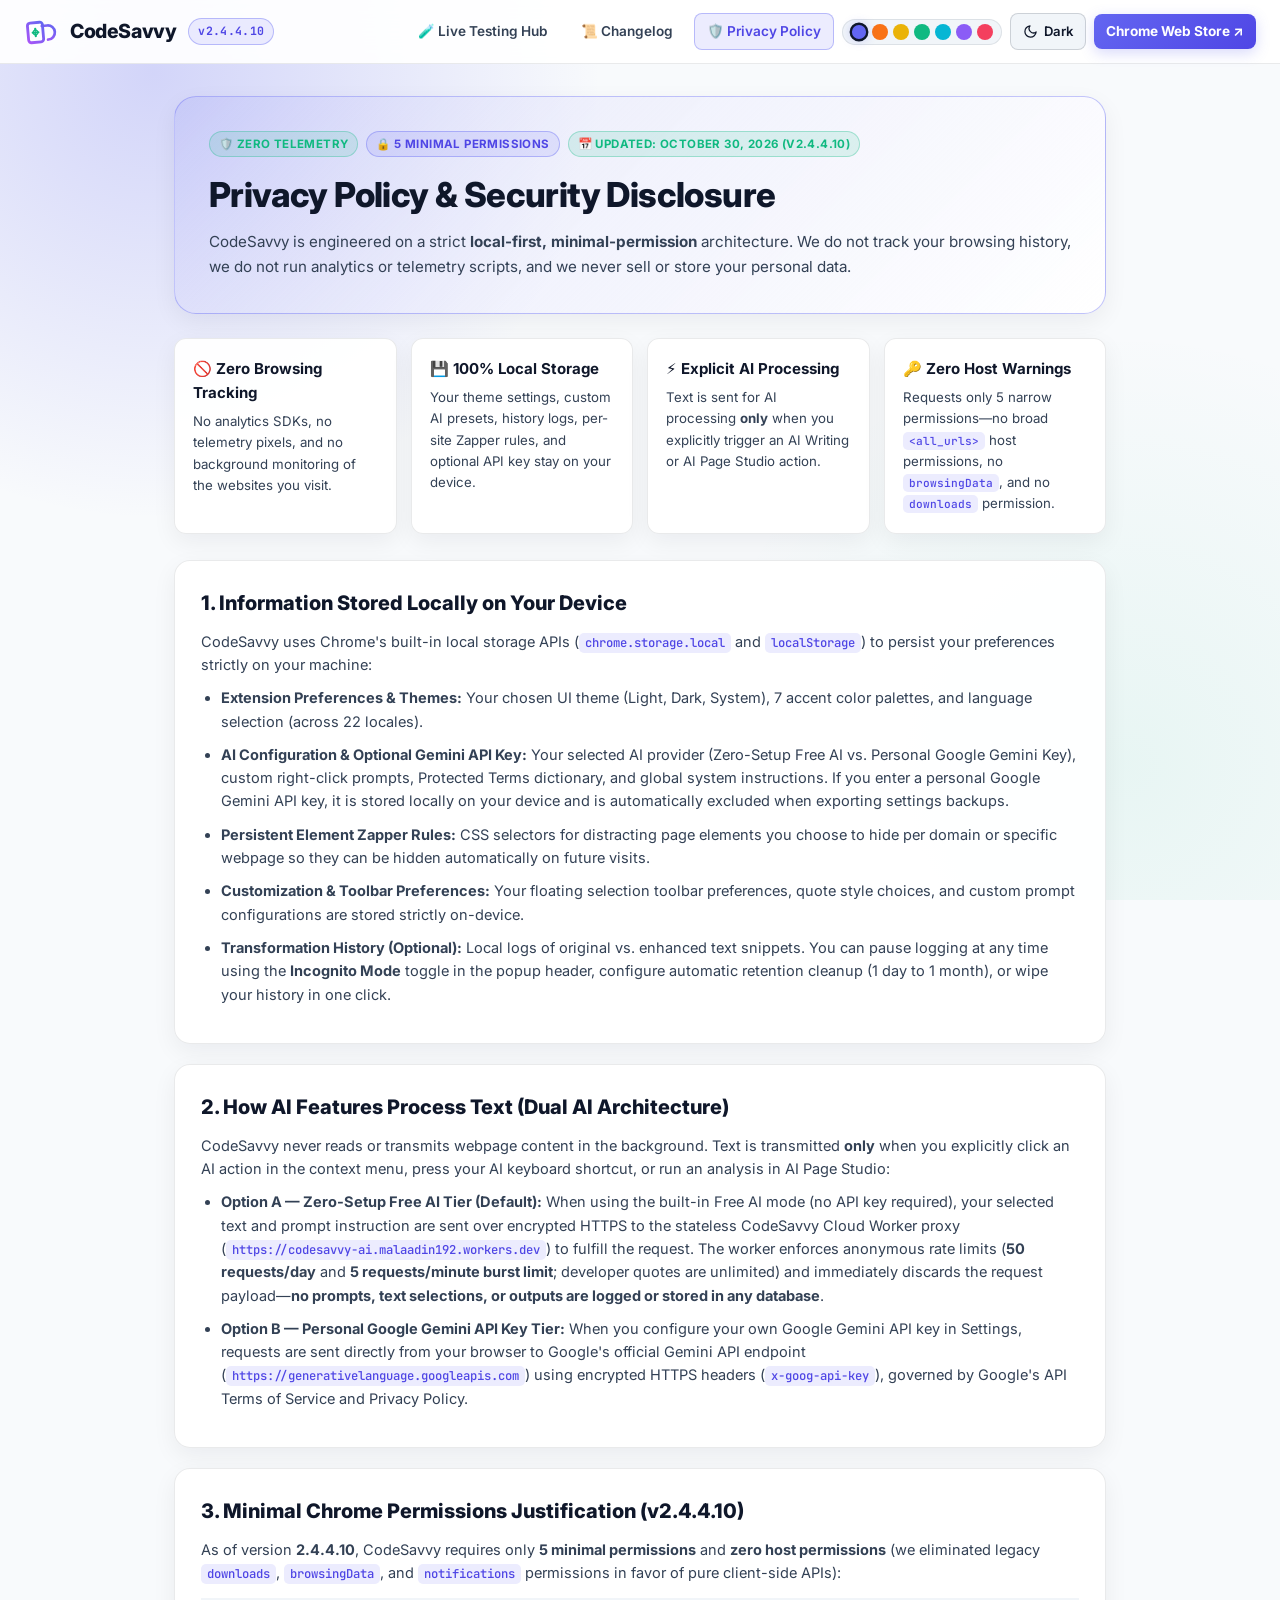
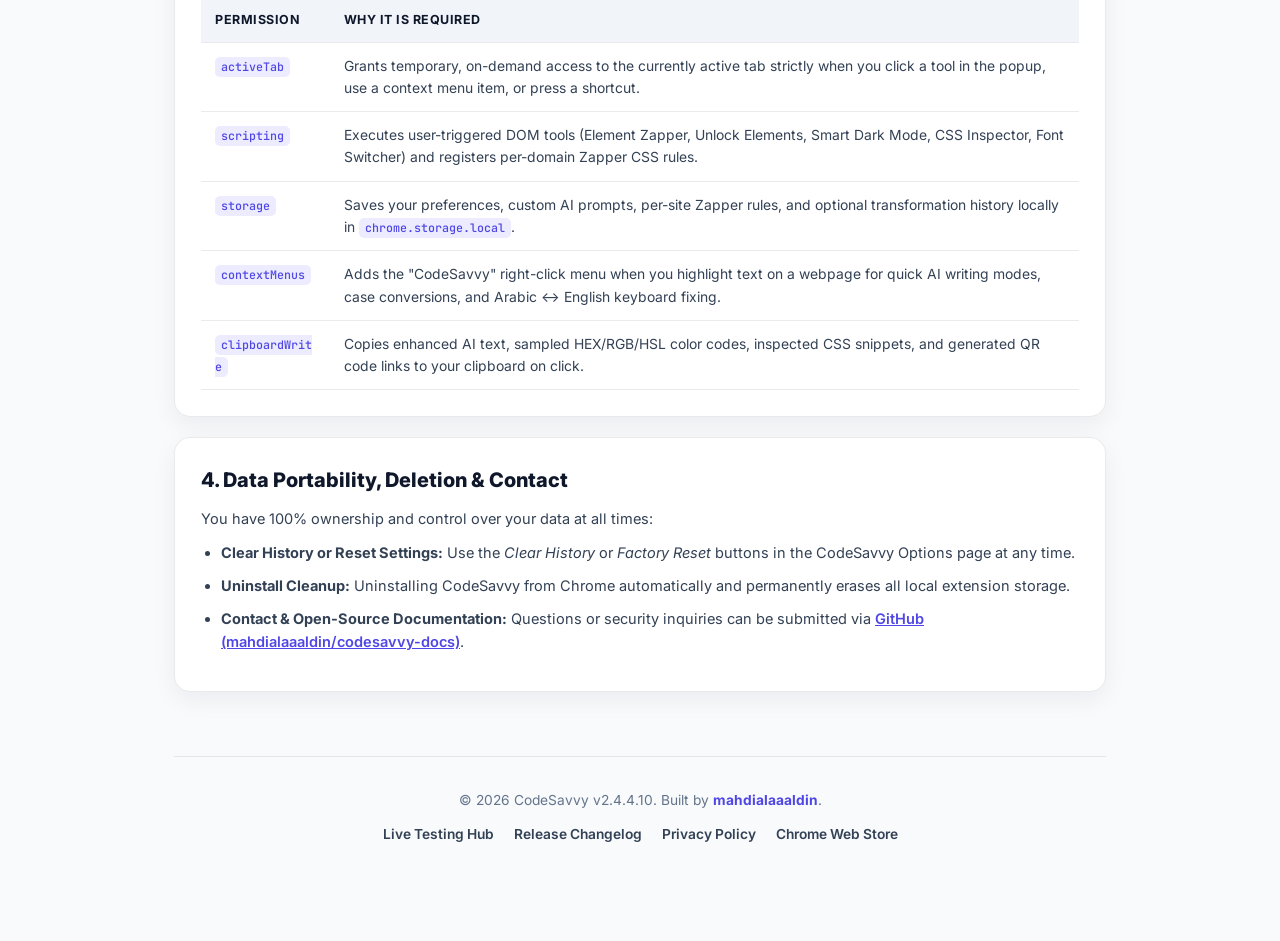
<file: privacy.html>
<!DOCTYPE html>
<html lang="en" data-accent="indigo">

<head>
    <meta charset="UTF-8">
    <meta name="viewport" content="width=device-width, initial-scale=1.0">
    <title>CodeSavvy — Privacy Policy &amp; Minimal Permissions Disclosure (v2.4.4.10)</title>
    <link rel="icon" type="image/png" href="assets/icons/icon48.png">
    <link rel="preconnect" href="https://fonts.googleapis.com">
    <link rel="preconnect" href="https://fonts.gstatic.com" crossorigin>
    <link
        href="https://fonts.googleapis.com/css2?family=Inter:wght@400;500;600;700;800&family=JetBrains+Mono:wght@400;500;600;700&display=swap"
        rel="stylesheet">
    <link rel="stylesheet" href="theme.css">
    <script src="theme.js"></script>
    <style>
        .privacy-container {
            max-width: 980px;
            width: 100%;
            box-sizing: border-box;
            margin: 0 auto;
            padding: 32px 24px 64px;
        }

        .hero-box {
            background: linear-gradient(135deg, var(--primary-soft), var(--bg-card));
            border: 1px solid var(--border-glow);
            border-radius: var(--radius-xl);
            padding: 34px;
            margin-bottom: 24px;
            box-shadow: var(--shadow-card);
            box-sizing: border-box;
        }

        .hero-box h1 {
            font-size: 2.15rem;
            font-weight: 800;
            letter-spacing: -0.6px;
            margin: 10px 0 8px;
            color: var(--text-primary);
        }

        .summary-grid {
            display: grid;
            grid-template-columns: repeat(auto-fit, minmax(min(200px, 100%), 1fr));
            gap: 14px;
            margin-bottom: 26px;
        }

        .summary-card {
            background: var(--bg-card);
            border: 1px solid var(--border-subtle);
            border-radius: var(--radius-md);
            padding: 18px;
            box-shadow: var(--shadow-card);
        }

        .summary-card h3 {
            font-size: 0.94rem;
            font-weight: 700;
            color: var(--text-primary);
            margin-bottom: 6px;
            display: flex;
            align-items: center;
            gap: 8px;
        }

        .summary-card p {
            font-size: 0.83rem;
            color: var(--text-secondary);
        }

        .policy-section {
            background: var(--bg-card);
            border: 1px solid var(--border-subtle);
            border-radius: var(--radius-lg);
            padding: 26px;
            margin-bottom: 20px;
            box-shadow: var(--shadow-card);
        }

        .policy-section h2 {
            font-size: 1.25rem;
            font-weight: 800;
            color: var(--text-primary);
            margin-bottom: 12px;
            display: flex;
            align-items: center;
            gap: 10px;
        }

        .policy-section p,
        .policy-section li {
            font-size: 0.91rem;
            color: var(--text-secondary);
            margin-bottom: 10px;
        }

        .policy-section ul {
            margin-left: 20px;
            margin-bottom: 10px;
        }

        .perm-table {
            width: 100%;
            border-collapse: collapse;
            margin-top: 12px;
            font-size: 0.87rem;
        }

        .perm-table th,
        .perm-table td {
            text-align: left;
            padding: 12px 14px;
            border-bottom: 1px solid var(--border-subtle);
            vertical-align: top;
        }

        .perm-table th {
            background: var(--bg-surface);
            color: var(--text-primary);
            font-weight: 700;
            font-size: 0.78rem;
            text-transform: uppercase;
            letter-spacing: 0.5px;
        }

        .perm-table td {
            color: var(--text-secondary);
        }

        @media (max-width: 768px) {
            .privacy-container {
                padding: 20px 16px 40px;
            }

            .hero-box {
                padding: 24px 16px;
            }

            .hero-box h1 {
                font-size: 1.7rem;
            }

            .policy-section {
                padding: 18px 16px;
            }
        }

        @media (max-width: 680px) {
            .perm-table {
                display: block;
                overflow-x: auto;
            }
        }
    </style>
</head>

<body>
    <!-- Unified Top Navigation Header -->
    <header class="top-navbar">
        <a href="index.html" class="brand-wrap">
            <svg class="brand-logo-svg" viewBox="0 0 512 512" fill="none" xmlns="http://www.w3.org/2000/svg">
                <defs>
                    <linearGradient id="brand-grad" x1="0%" y1="0%" x2="100%" y2="100%">
                        <stop offset="0%" stop-color="var(--primary)" />
                        <stop offset="100%" stop-color="#a855f7" />
                    </linearGradient>
                </defs>
                <g transform="translate(256, 256) rotate(85) scale(1.18) translate(-256, -256)">
                    <path d="M 180,240 V 170 C 180,120 220,80 270,80 C 320,80 360,120 360,170 V 175" fill="none"
                        stroke="url(#brand-grad)" stroke-width="34" stroke-linecap="round" />
                    <rect x="130" y="230" width="252" height="192" rx="35" fill="none" stroke="url(#brand-grad)"
                        stroke-width="36" />
                    <path d="M 230,326 L 210,326 M 282,326 L 302,326 M 256,290 V 362" stroke="#10b981" stroke-width="28"
                        stroke-linecap="round" />
                    <circle cx="256" cy="326" r="30" fill="none" stroke="#10b981" stroke-width="14" />
                </g>
            </svg>
            <span class="brand-title">CodeSavvy</span>
            <span class="brand-badge">v2.4.4.10</span>
        </a>

        <nav class="top-nav-links">
            <a href="index.html" class="nav-pill">🧪 Live Testing Hub</a>
            <a href="changelog.html" class="nav-pill">📜 Changelog</a>
            <a href="privacy.html" class="nav-pill active">🛡️ Privacy Policy</a>

            <div class="accent-swatch-group" title="Choose Accent Theme">
                <button class="accent-dot-btn" data-accent-choice="indigo" style="background:#6366f1"
                    title="Indigo"></button>
                <button class="accent-dot-btn" data-accent-choice="orange" style="background:#f97316"
                    title="Orange"></button>
                <button class="accent-dot-btn" data-accent-choice="yellow" style="background:#eab308"
                    title="Yellow"></button>
                <button class="accent-dot-btn" data-accent-choice="emerald" style="background:#10b981"
                    title="Emerald"></button>
                <button class="accent-dot-btn" data-accent-choice="cyan" style="background:#06b6d4"
                    title="Cyan"></button>
                <button class="accent-dot-btn" data-accent-choice="violet" style="background:#8b5cf6"
                    title="Violet"></button>
                <button class="accent-dot-btn" data-accent-choice="rose" style="background:#f43f5e"
                    title="Rose"></button>
            </div>

            <button class="theme-toggle-btn" onclick="window.toggleDocsTheme()"></button>
            <a href="https://chromewebstore.google.com/detail/codesavvy/jenendhnlcnokliclhccikgeohdgfhml"
                target="_blank" rel="noopener noreferrer" class="nav-pill nav-pill-cta">Chrome Web Store ↗</a>
        </nav>
    </header>

    <div class="privacy-container">
        <section class="hero-box">
            <div style="display:flex; gap:8px; flex-wrap:wrap;">
                <span class="badge badge-secondary">🛡️ ZERO TELEMETRY</span>
                <span class="badge badge-primary">🔒 5 MINIMAL PERMISSIONS</span>
                <span class="badge badge-secondary">📅 UPDATED: OCTOBER 30, 2026 (v2.4.4.10)</span>
            </div>
            <h1>Privacy Policy &amp; Security Disclosure</h1>
            <p style="color: var(--text-secondary); font-size: 0.95rem;">
                CodeSavvy is engineered on a strict <strong>local-first, minimal-permission</strong> architecture. We do
                not track your browsing history, we do not run analytics or telemetry scripts, and we never sell or
                store your personal data.
            </p>
        </section>

        <div class="summary-grid">
            <div class="summary-card">
                <h3>🚫 Zero Browsing Tracking</h3>
                <p>No analytics SDKs, no telemetry pixels, and no background monitoring of the websites you visit.</p>
            </div>
            <div class="summary-card">
                <h3>💾 100% Local Storage</h3>
                <p>Your theme settings, custom AI presets, history logs, per-site Zapper rules, and optional API key
                    stay on your device.</p>
            </div>
            <div class="summary-card">
                <h3>⚡ Explicit AI Processing</h3>
                <p>Text is sent for AI processing <strong>only</strong> when you explicitly trigger an AI Writing or AI
                    Page Studio action.</p>
            </div>
            <div class="summary-card">
                <h3>🔑 Zero Host Warnings</h3>
                <p>Requests only 5 narrow permissions—no broad <code>&lt;all_urls&gt;</code> host permissions, no
                    <code>browsingData</code>, and no <code>downloads</code> permission.
                </p>
            </div>
        </div>

        <section class="policy-section">
            <h2>1. Information Stored Locally on Your Device</h2>
            <p>CodeSavvy uses Chrome's built-in local storage APIs (<code>chrome.storage.local</code> and
                <code>localStorage</code>) to persist your preferences strictly on your machine:
            </p>
            <ul>
                <li><strong>Extension Preferences &amp; Themes:</strong> Your chosen UI theme (Light, Dark, System), 7
                    accent color palettes, and language selection (across 22 locales).</li>
                <li><strong>AI Configuration &amp; Optional Gemini API Key:</strong> Your selected AI provider
                    (Zero-Setup Free AI vs. Personal Google Gemini Key), custom right-click prompts, Protected Terms
                    dictionary, and global system instructions. If you enter a personal Google Gemini API key, it is
                    stored locally on your device and is automatically excluded when exporting settings backups.</li>
                <li><strong>Persistent Element Zapper Rules:</strong> CSS selectors for distracting page elements you
                    choose to hide per domain or specific webpage so they can be hidden automatically on future visits.
                </li>
                <li><strong>Customization &amp; Toolbar Preferences:</strong> Your floating selection toolbar
                    preferences,
                    quote style choices, and custom prompt configurations are stored strictly on-device.</li>
                <li><strong>Transformation History (Optional):</strong> Local logs of original vs. enhanced text
                    snippets. You can pause logging at any time using the <strong>Incognito Mode</strong> toggle in the
                    popup header, configure automatic retention cleanup (1 day to 1 month), or wipe your history in one
                    click.</li>
            </ul>
        </section>

        <section class="policy-section">
            <h2>2. How AI Features Process Text (Dual AI Architecture)</h2>
            <p>CodeSavvy never reads or transmits webpage content in the background. Text is transmitted
                <strong>only</strong> when you explicitly click an AI action in the context menu, press your AI keyboard
                shortcut, or run an analysis in AI Page Studio:
            </p>
            <ul>
                <li><strong>Option A — Zero-Setup Free AI Tier (Default):</strong> When using the built-in Free AI mode
                    (no API key required), your selected text and prompt instruction are sent over encrypted HTTPS to
                    the stateless CodeSavvy Cloud Worker proxy
                    (<code>https://codesavvy-ai.malaadin192.workers.dev</code>) to fulfill the request. The worker
                    enforces anonymous rate limits (<strong>50 requests/day</strong> and <strong>5 requests/minute burst
                        limit</strong>; developer quotes are unlimited) and immediately discards the request
                    payload—<strong>no prompts, text selections, or outputs are logged or stored in any
                        database</strong>.</li>
                <li><strong>Option B — Personal Google Gemini API Key Tier:</strong> When you configure your own Google
                    Gemini API key in Settings, requests are sent directly from your browser to Google's official Gemini
                    API endpoint (<code>https://generativelanguage.googleapis.com</code>) using encrypted HTTPS headers
                    (<code>x-goog-api-key</code>), governed by Google's API Terms of Service and Privacy Policy.</li>
            </ul>
        </section>

        <section class="policy-section">
            <h2>3. Minimal Chrome Permissions Justification (v2.4.4.10)</h2>
            <p>As of version <strong>2.4.4.10</strong>, CodeSavvy requires only <strong>5 minimal permissions</strong>
                and <strong>zero host permissions</strong> (we eliminated legacy <code>downloads</code>,
                <code>browsingData</code>, and <code>notifications</code> permissions in favor of pure client-side
                APIs):
            </p>
            <table class="perm-table">
                <thead>
                    <tr>
                        <th>Permission</th>
                        <th>Why It Is Required</th>
                    </tr>
                </thead>
                <tbody>
                    <tr>
                        <td><code>activeTab</code></td>
                        <td>Grants temporary, on-demand access to the currently active tab strictly when you click a
                            tool in the popup, use a context menu item, or press a shortcut.</td>
                    </tr>
                    <tr>
                        <td><code>scripting</code></td>
                        <td>Executes user-triggered DOM tools (Element Zapper, Unlock Elements, Smart Dark Mode, CSS
                            Inspector, Font Switcher) and registers per-domain Zapper CSS rules.</td>
                    </tr>
                    <tr>
                        <td><code>storage</code></td>
                        <td>Saves your preferences, custom AI prompts, per-site Zapper rules, and optional
                            transformation history locally in <code>chrome.storage.local</code>.</td>
                    </tr>
                    <tr>
                        <td><code>contextMenus</code></td>
                        <td>Adds the "CodeSavvy" right-click menu when you highlight text on a webpage for quick AI
                            writing modes, case conversions, and Arabic ↔ English keyboard fixing.</td>
                    </tr>
                    <tr>
                        <td><code>clipboardWrite</code></td>
                        <td>Copies enhanced AI text, sampled HEX/RGB/HSL color codes, inspected CSS snippets, and
                            generated QR code links to your clipboard on click.</td>
                    </tr>
                </tbody>
            </table>
        </section>

        <section class="policy-section">
            <h2>4. Data Portability, Deletion &amp; Contact</h2>
            <p>You have 100% ownership and control over your data at all times:</p>
            <ul>
                <li><strong>Clear History or Reset Settings:</strong> Use the <em>Clear History</em> or <em>Factory
                        Reset</em> buttons in the CodeSavvy Options page at any time.</li>
                <li><strong>Uninstall Cleanup:</strong> Uninstalling CodeSavvy from Chrome automatically and permanently
                    erases all local extension storage.</li>
                <li><strong>Contact &amp; Open-Source Documentation:</strong> Questions or security inquiries can be
                    submitted via <a href="https://github.com/mahdialaaaldin/codesavvy-docs" target="_blank"
                        rel="noopener noreferrer" style="color: var(--primary-light); font-weight: 600;">GitHub
                        (mahdialaaaldin/codesavvy-docs)</a>.</li>
            </ul>
        </section>

        <!-- Unified Footer -->
        <footer class="docs-footer">
            <p>&copy; 2026 CodeSavvy v2.4.4.10. Built by <a href="https://github.com/mahdialaaaldin" target="_blank"
                    rel="noopener noreferrer"
                    style="color: var(--primary-light); text-decoration: none; font-weight: 700;">mahdialaaaldin</a>.
            </p>
            <div class="docs-footer-links">
                <a href="index.html">Live Testing Hub</a>
                <a href="changelog.html">Release Changelog</a>
                <a href="privacy.html">Privacy Policy</a>
                <a href="https://chromewebstore.google.com/detail/codesavvy/jenendhnlcnokliclhccikgeohdgfhml"
                    target="_blank" rel="noopener noreferrer">Chrome Web Store</a>
            </div>
        </footer>
    </div>
</body>

</html>
</file>
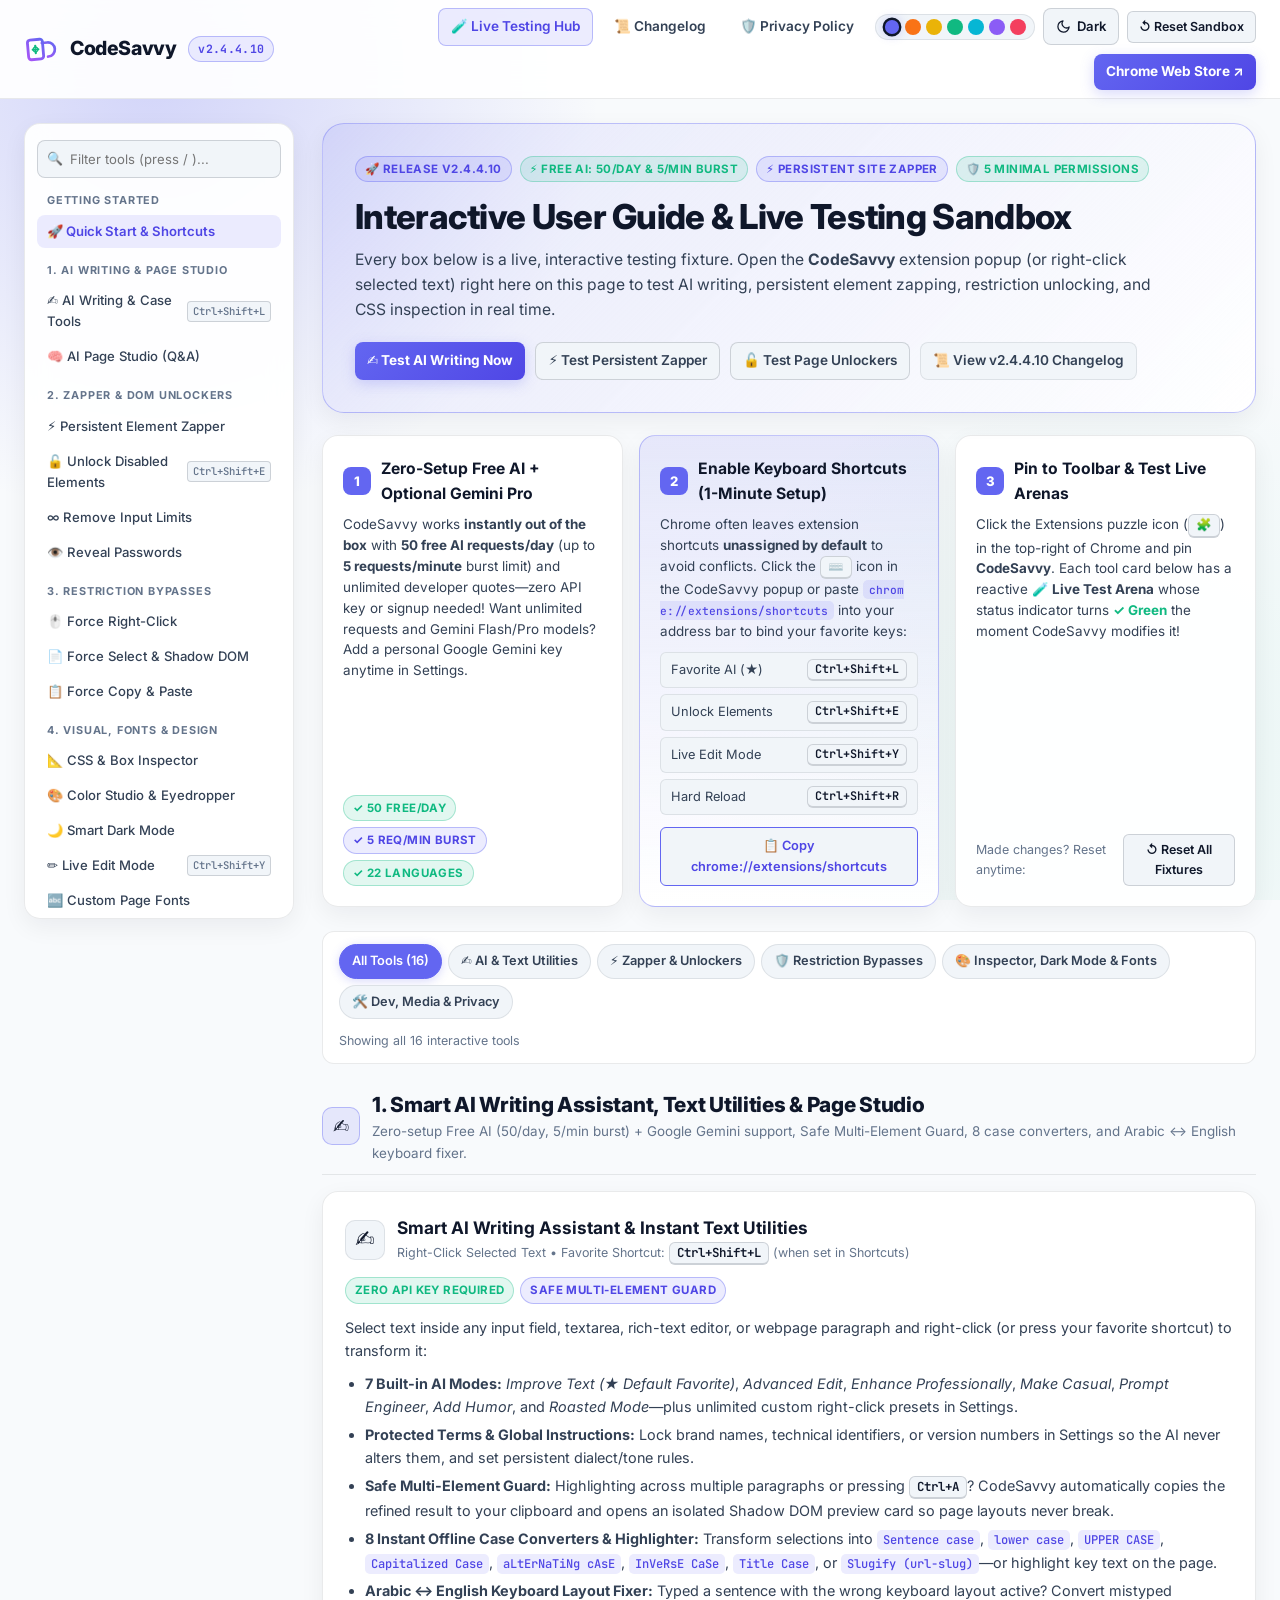
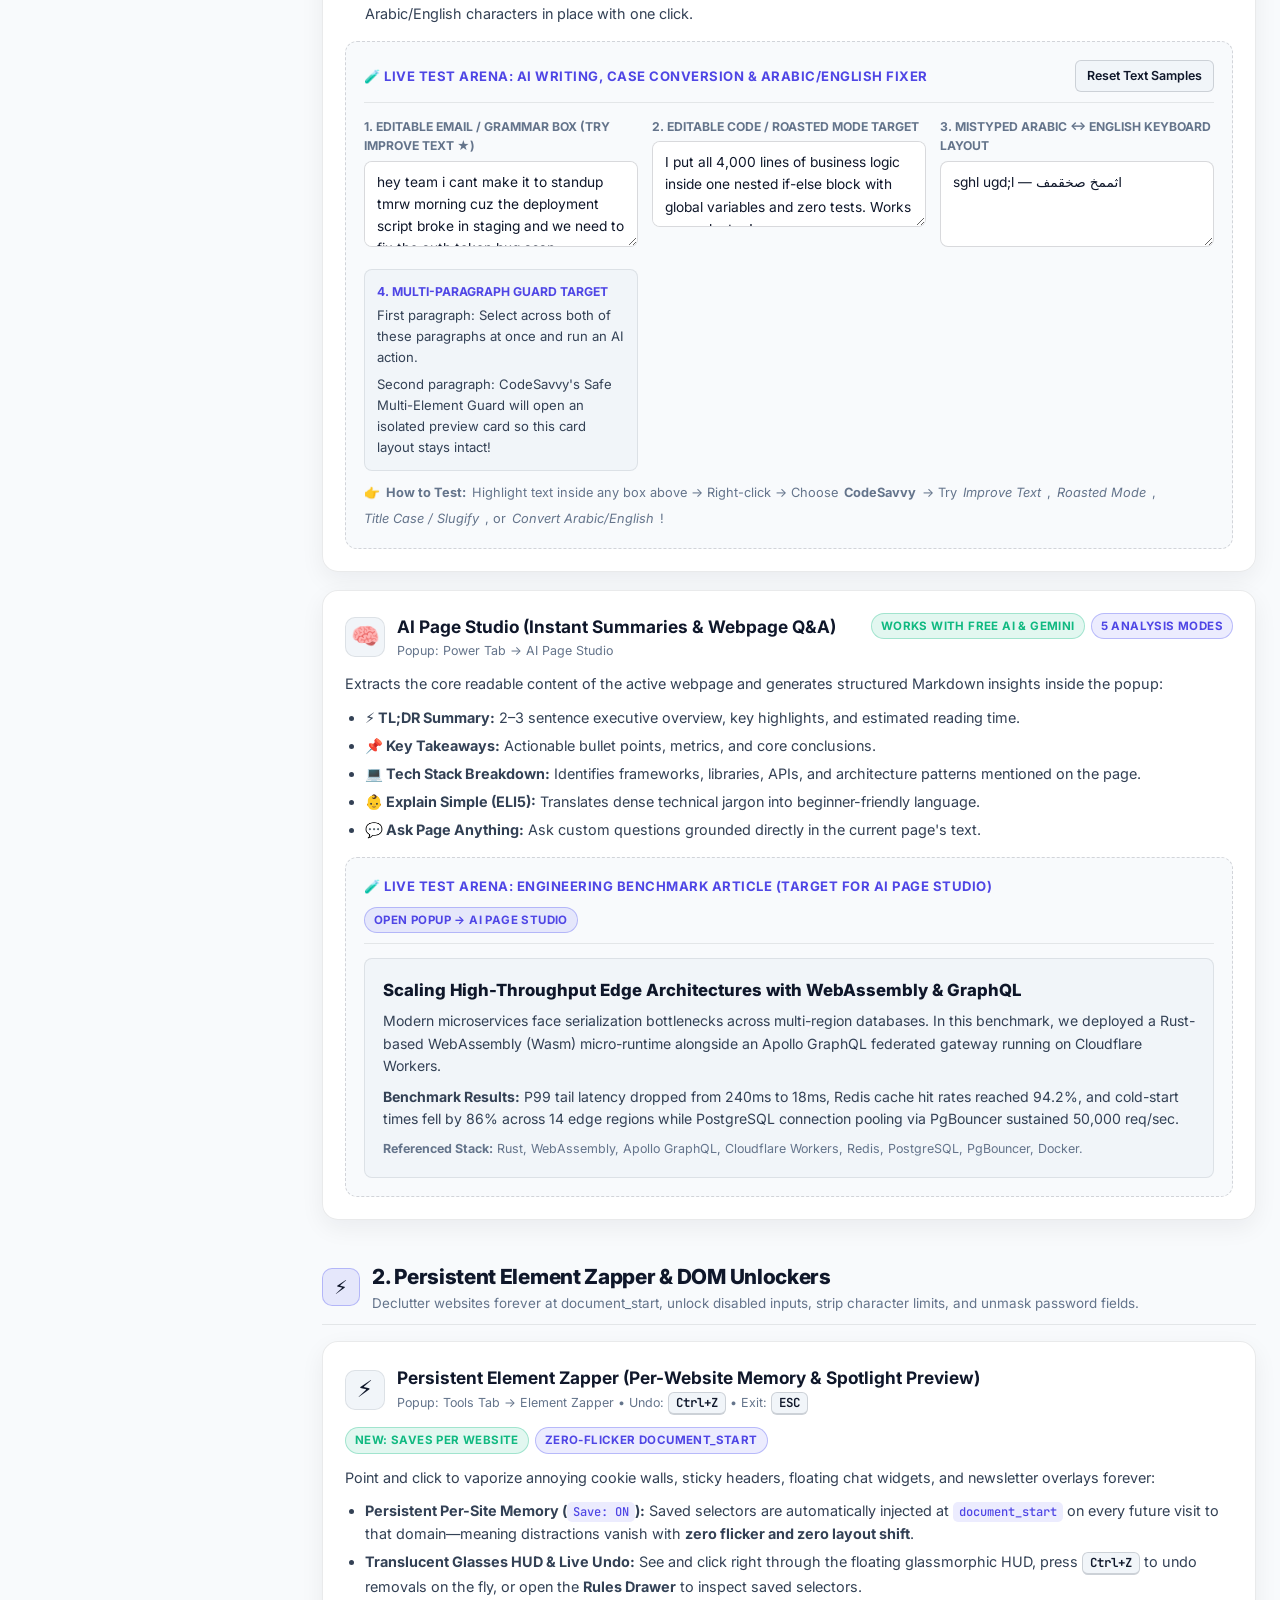
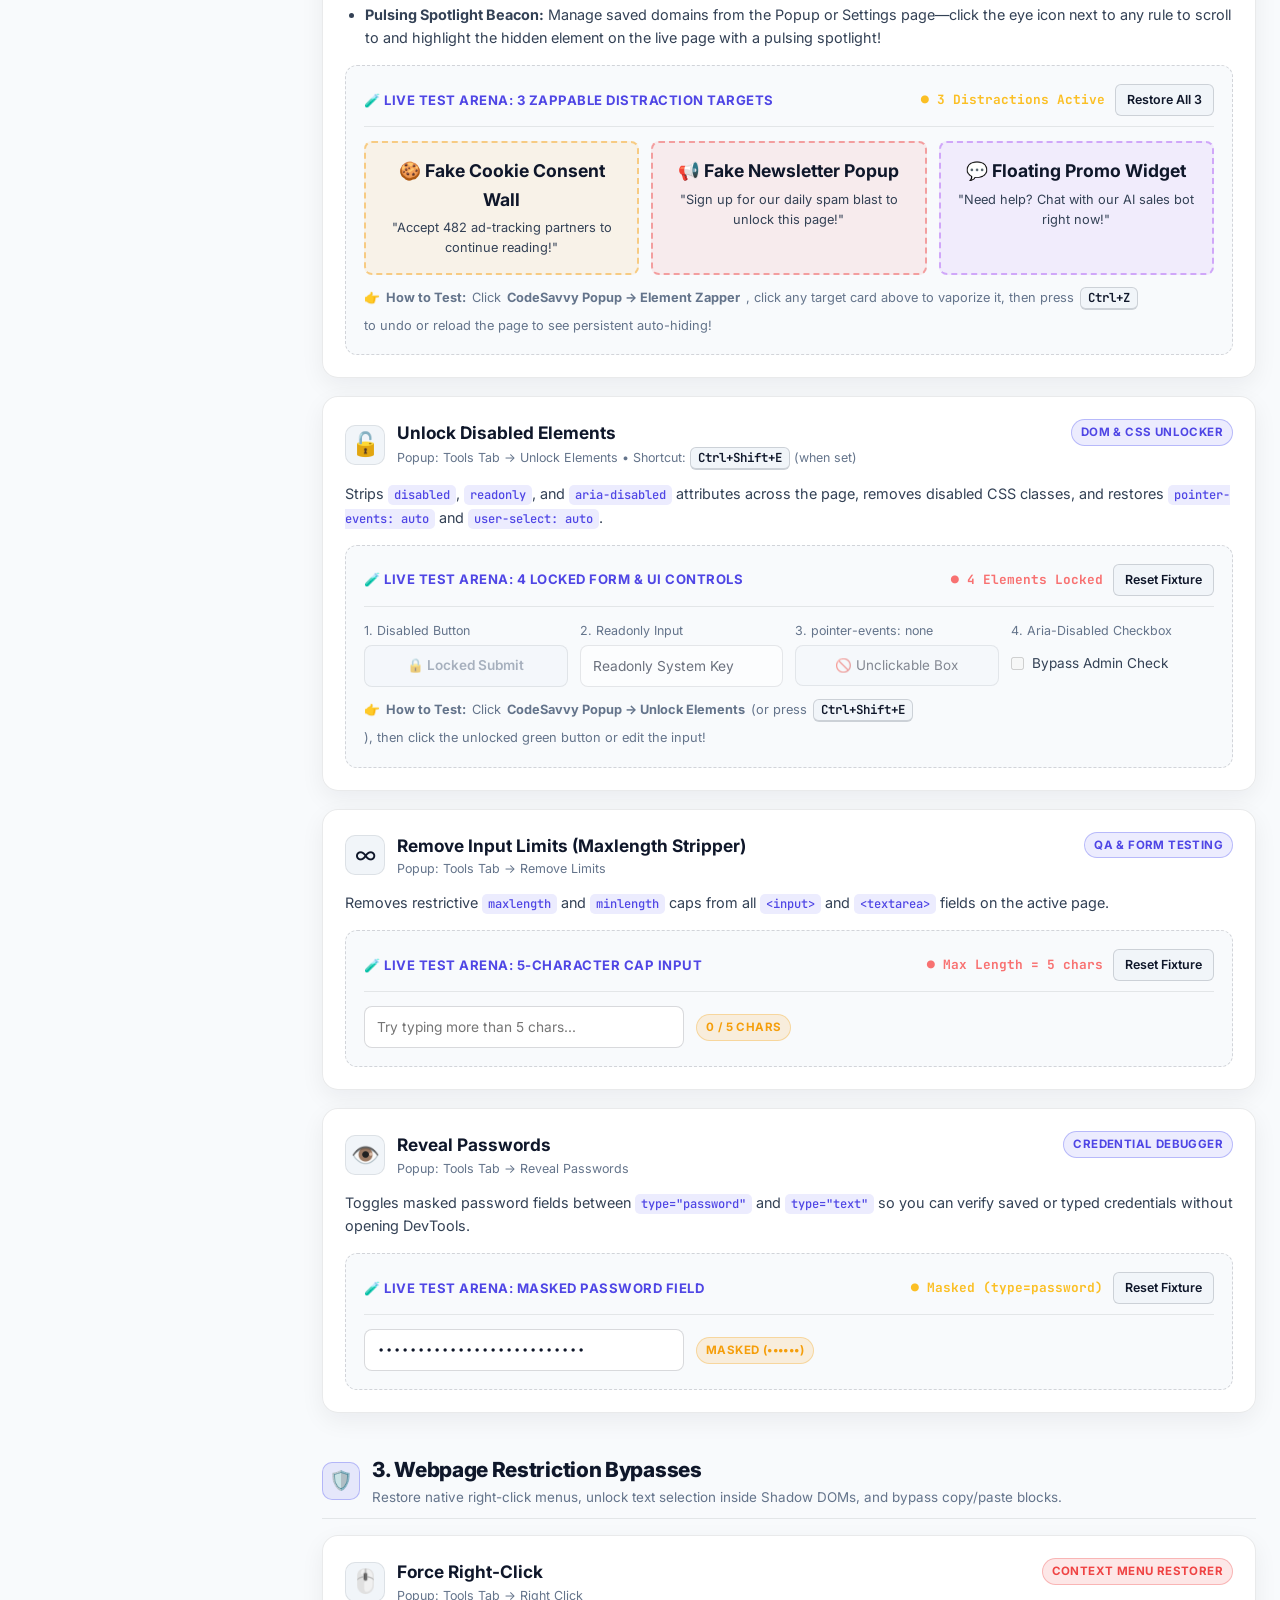
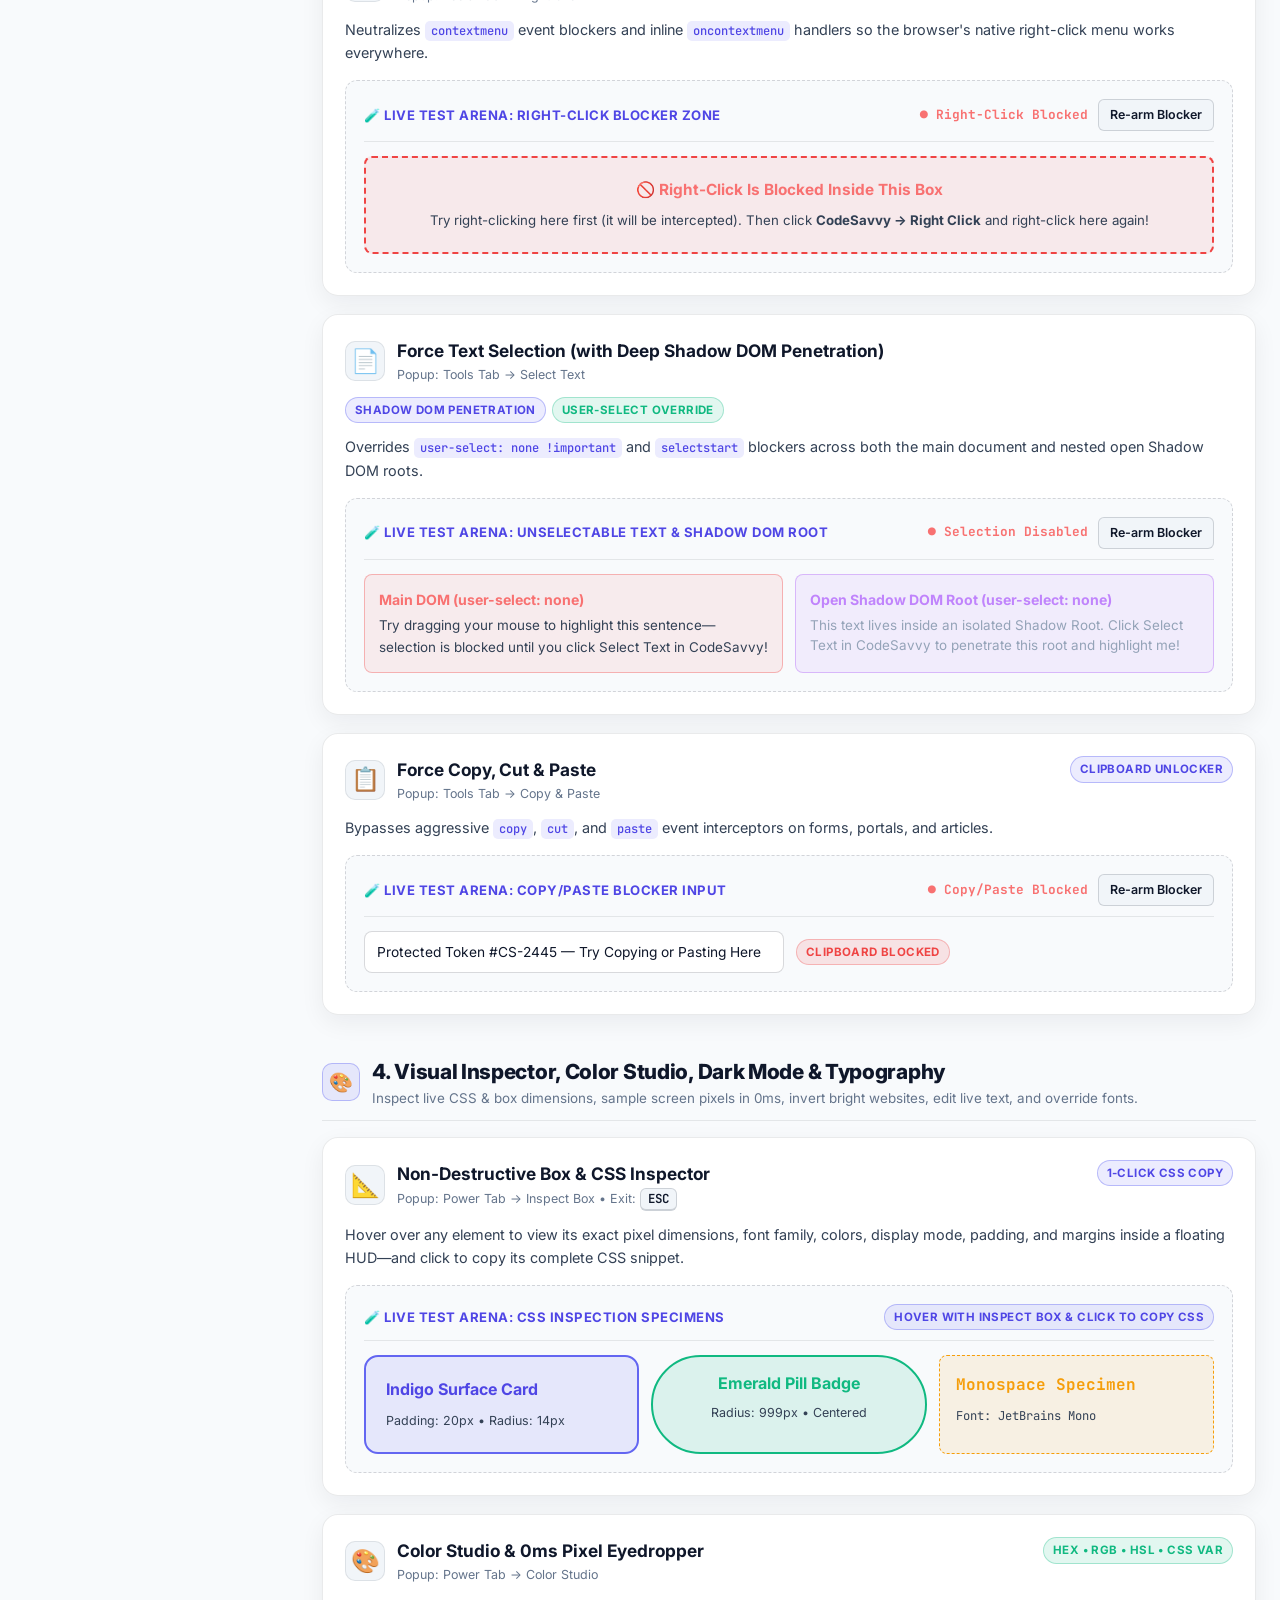
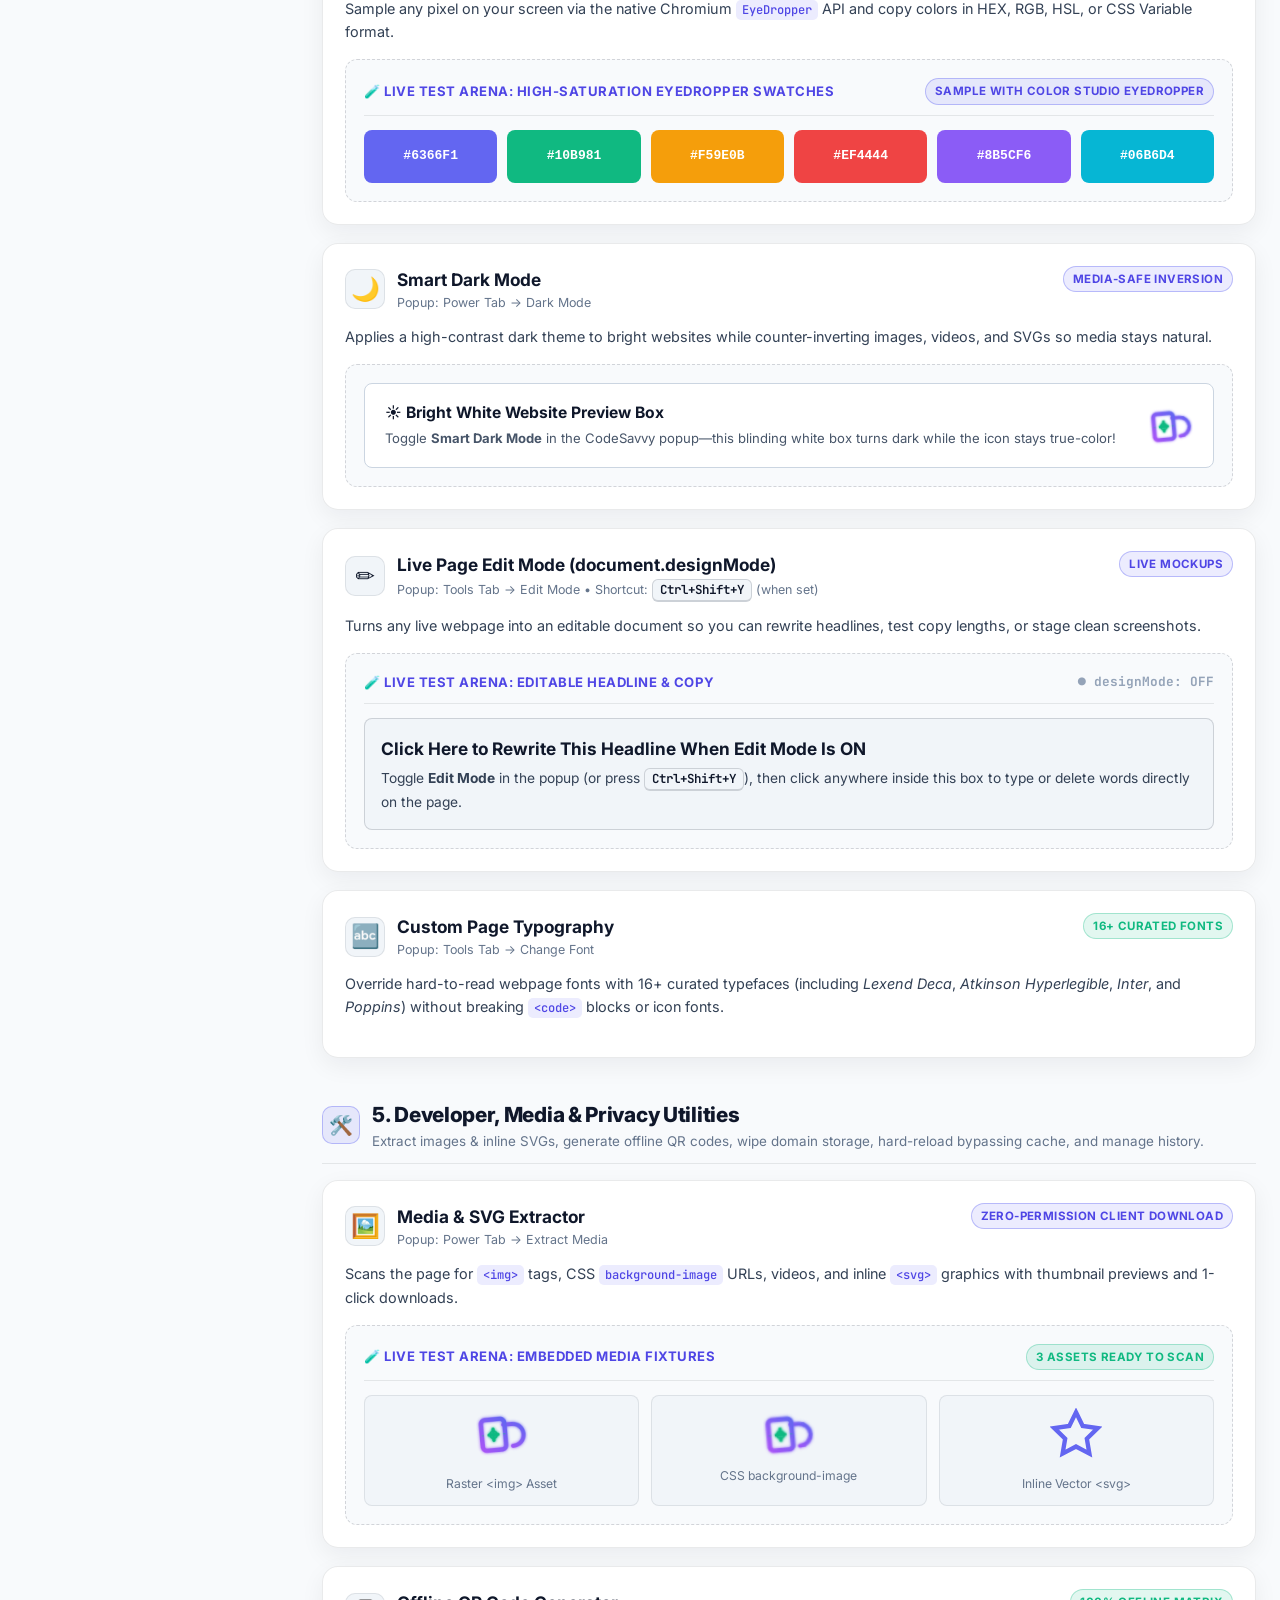
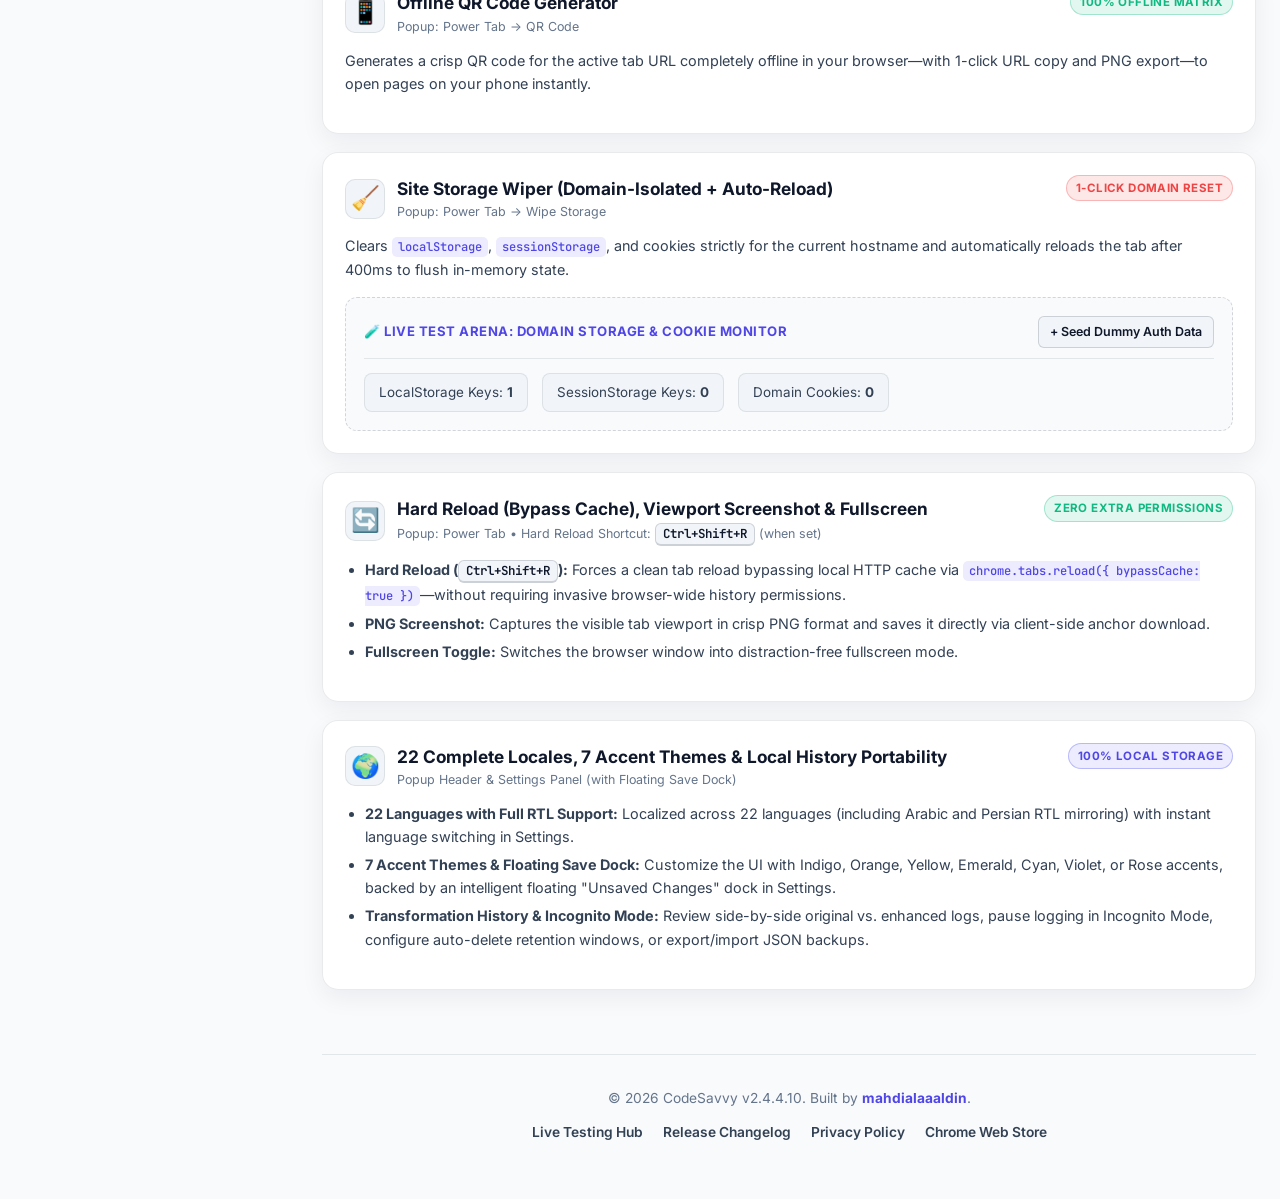
<file: sandbox.html>
<!DOCTYPE html>
<html lang="en">
<head>
    <meta charset="UTF-8">
    <meta http-equiv="refresh" content="0; url=index.html">
    <meta name="viewport" content="width=device-width, initial-scale=1.0">
    <title>Redirecting to CodeSavvy Interactive Guide &amp; Sandbox...</title>
    <script>window.location.replace("index.html" + window.location.hash);</script>
</head>
<body style="background:#060913;color:#f8fafc;font-family:system-ui,sans-serif;display:flex;align-items:center;justify-content:center;height:100vh;margin:0;">
    <p>Redirecting to <a href="index.html" style="color:#6366f1;">CodeSavvy Interactive Guide &amp; Live Sandbox</a>...</p>
</body>
</html>
</file>
<file: theme.css>
/* ============================================================================
 * CodeSavvy Documentation — Unified Design System (v2.4.4.5)
 * Supports Dark & Light Mode (html[data-theme]) + 7 Accent Palettes (html[data-accent])
 * ============================================================================ */

@import url('https://fonts.googleapis.com/css2?family=Inter:wght@400;500;600;700;800&family=JetBrains+Mono:wght@400;500;600;700&display=swap');

:root,
html[data-theme="dark"] {
    --bg-body: #060913;
    --bg-card: rgba(15, 23, 42, 0.78);
    --bg-card-solid: #0f172a;
    --bg-surface: rgba(30, 41, 59, 0.55);
    --bg-elevated: rgba(15, 23, 42, 0.94);
    --bg-glass-header: rgba(6, 9, 19, 0.88);
    --bg-code: rgba(15, 23, 42, 0.92);
    --bg-arena: rgba(2, 6, 23, 0.65);

    --text-primary: #f8fafc;
    --text-secondary: #cbd5e1;
    --text-muted: #94a3b8;

    --border-subtle: rgba(255, 255, 255, 0.08);
    --border-medium: rgba(255, 255, 255, 0.15);

    --shadow-card: 0 12px 32px rgba(0, 0, 0, 0.35);
    --shadow-hover: 0 16px 40px rgba(0, 0, 0, 0.48);

    --accent-emerald: #10b981;
    --accent-cyan: #06b6d4;
    --accent-amber: #f59e0b;
    --accent-danger: #ef4444;
    --accent-purple: #a855f7;

    --radius-sm: 8px;
    --radius-md: 12px;
    --radius-lg: 16px;
    --radius-xl: 22px;
}

html[data-theme="light"] {
    --bg-body: #f8fafc;
    --bg-card: rgba(255, 255, 255, 0.94);
    --bg-card-solid: #ffffff;
    --bg-surface: #f1f5f9;
    --bg-elevated: #ffffff;
    --bg-glass-header: rgba(255, 255, 255, 0.92);
    --bg-code: #f1f5f9;
    --bg-arena: #f8fafc;

    --text-primary: #0f172a;
    --text-secondary: #334155;
    --text-muted: #64748b;

    --border-subtle: rgba(15, 23, 42, 0.09);
    --border-medium: rgba(15, 23, 42, 0.16);

    --shadow-card: 0 8px 24px rgba(15, 23, 42, 0.06);
    --shadow-hover: 0 14px 32px rgba(15, 23, 42, 0.11);
}

/* 7 Accent Palettes */
:root,
html[data-accent="indigo"] {
    --primary: #6366f1;
    --primary-hover: #4f46e5;
    --primary-light: #818cf8;
    --primary-glow: rgba(99, 102, 241, 0.25);
    --primary-soft: rgba(99, 102, 241, 0.12);
    --border-glow: rgba(99, 102, 241, 0.38);
}

html[data-accent="orange"] {
    --primary: #f97316;
    --primary-hover: #ea580c;
    --primary-light: #fb923c;
    --primary-glow: rgba(249, 115, 22, 0.25);
    --primary-soft: rgba(249, 115, 22, 0.12);
    --border-glow: rgba(249, 115, 22, 0.38);
}

html[data-accent="yellow"] {
    --primary: #eab308;
    --primary-hover: #ca8a04;
    --primary-light: #facc15;
    --primary-glow: rgba(234, 179, 8, 0.25);
    --primary-soft: rgba(234, 179, 8, 0.12);
    --border-glow: rgba(234, 179, 8, 0.38);
}

html[data-accent="emerald"] {
    --primary: #10b981;
    --primary-hover: #059669;
    --primary-light: #34d399;
    --primary-glow: rgba(16, 185, 129, 0.25);
    --primary-soft: rgba(16, 185, 129, 0.12);
    --border-glow: rgba(16, 185, 129, 0.38);
}

html[data-accent="cyan"] {
    --primary: #06b6d4;
    --primary-hover: #0891b2;
    --primary-light: #22d3ee;
    --primary-glow: rgba(6, 182, 212, 0.25);
    --primary-soft: rgba(6, 182, 212, 0.12);
    --border-glow: rgba(6, 182, 212, 0.38);
}

html[data-accent="violet"] {
    --primary: #8b5cf6;
    --primary-hover: #7c3aed;
    --primary-light: #a78bfa;
    --primary-glow: rgba(139, 92, 246, 0.25);
    --primary-soft: rgba(139, 92, 246, 0.12);
    --border-glow: rgba(139, 92, 246, 0.38);
}

html[data-accent="rose"] {
    --primary: #f43f5e;
    --primary-hover: #e11d48;
    --primary-light: #fb7185;
    --primary-glow: rgba(244, 63, 94, 0.25);
    --primary-soft: rgba(244, 63, 94, 0.12);
    --border-glow: rgba(244, 63, 94, 0.38);
}

html[data-theme="light"] {
    --primary-light: var(--primary-hover);
}

/* Base Reset & Universal Typography */
*, *::before, *::after {
    box-sizing: border-box;
    margin: 0;
    padding: 0;
}

html {
    scroll-behavior: smooth;
    scroll-padding-top: 84px;
    width: 100%;
    overflow-x: hidden;
}

body {
    font-family: 'Inter', system-ui, -apple-system, BlinkMacSystemFont, "Segoe UI", Roboto, Helvetica, Arial, sans-serif;
    background-color: var(--bg-body);
    color: var(--text-primary);
    line-height: 1.6;
    min-height: 100vh;
    width: 100%;
    max-width: 100vw;
    overflow-x: hidden;
    transition: background-color 0.12s ease, color 0.12s ease;
    background-image:
        radial-gradient(circle at 12% 8%, var(--primary-glow) 0%, transparent 32%),
        radial-gradient(circle at 88% 85%, rgba(16, 185, 129, 0.07) 0%, transparent 32%);
    background-attachment: fixed;
    -webkit-font-smoothing: antialiased;
    -moz-osx-font-smoothing: grayscale;
}

/* Form Elements Font Inheritance Fix (Fixes Chrome Default Font Bug) */
button, input, select, textarea, optgroup {
    font-family: 'Inter', system-ui, -apple-system, BlinkMacSystemFont, "Segoe UI", Roboto, sans-serif;
    font-size: inherit;
    color: inherit;
    line-height: inherit;
}

code, pre, kbd, samp, var {
    font-family: 'JetBrains Mono', ui-monospace, SFMono-Regular, Menlo, Monaco, Consolas, "Liberation Mono", "Courier New", monospace;
}

code {
    background: var(--primary-soft);
    color: var(--primary-light);
    padding: 2px 6px;
    border-radius: 5px;
    font-size: 0.84em;
    font-weight: 500;
    word-break: break-word;
    overflow-wrap: anywhere;
}

kbd {
    background: var(--bg-surface);
    border: 1px solid var(--border-medium);
    border-bottom-width: 2px;
    border-radius: 6px;
    padding: 2px 7px;
    font-size: 0.78rem;
    font-weight: 600;
    color: var(--text-primary);
    display: inline-block;
    line-height: 1.3;
    word-break: break-word;
    overflow-wrap: anywhere;
    max-width: 100%;
}

/* Prevent any element from overflowing its container width */
img, svg, video, canvas, audio, iframe, embed, object {
    max-width: 100%;
    height: auto;
}

pre {
    max-width: 100%;
    overflow-x: auto;
    white-space: pre-wrap;
    word-break: break-word;
}

/* Unified Top Navigation Bar */
.top-navbar {
    position: sticky;
    top: 0;
    z-index: 1000;
    min-height: 64px;
    background: var(--bg-glass-header);
    backdrop-filter: blur(16px);
    -webkit-backdrop-filter: blur(16px);
    border-bottom: 1px solid var(--border-subtle);
    padding: 8px 24px;
    display: flex;
    align-items: center;
    justify-content: space-between;
    gap: 12px;
    box-sizing: border-box;
    width: 100%;
    max-width: 100vw;
}

.brand-wrap {
    display: flex;
    align-items: center;
    gap: 12px;
    text-decoration: none;
    flex-shrink: 0;
}

.brand-logo-svg {
    width: 34px;
    height: 34px;
    flex-shrink: 0;
    transition: transform 0.25s ease;
}

.brand-wrap:hover .brand-logo-svg {
    transform: scale(1.06) rotate(-4deg);
}

.brand-title {
    font-size: 1.22rem;
    font-weight: 800;
    letter-spacing: -0.4px;
    color: var(--text-primary);
}

.brand-badge {
    font-size: 0.72rem;
    font-weight: 700;
    padding: 3px 9px;
    border-radius: 999px;
    background: var(--primary-soft);
    color: var(--primary-light);
    border: 1px solid var(--border-glow);
    letter-spacing: 0.3px;
    font-family: 'JetBrains Mono', monospace;
}

.top-nav-links {
    display: flex;
    align-items: center;
    gap: 8px;
    flex-wrap: wrap;
    justify-content: flex-end;
}

.nav-pill {
    color: var(--text-secondary);
    text-decoration: none;
    font-size: 0.85rem;
    font-weight: 600;
    padding: 7px 12px;
    border-radius: var(--radius-sm);
    border: 1px solid transparent;
    transition: all 0.2s ease;
    display: inline-flex;
    align-items: center;
    gap: 6px;
    background: transparent;
    cursor: pointer;
    white-space: nowrap;
}

.nav-pill:hover {
    color: var(--text-primary);
    background: var(--bg-surface);
    border-color: var(--border-subtle);
}

.nav-pill.active {
    background: var(--primary-soft);
    color: var(--primary-light);
    border-color: var(--border-glow);
}

.nav-pill-cta,
.nav-pill-cta:hover,
.nav-pill-cta:focus {
    background: linear-gradient(135deg, var(--primary), var(--primary-hover)) !important;
    color: #ffffff !important;
    border: none !important;
    box-shadow: 0 4px 14px var(--primary-glow);
    font-weight: 700;
}

.nav-pill-cta:hover {
    transform: translateY(-1px);
    filter: brightness(1.12);
    box-shadow: 0 6px 18px var(--primary-glow);
}

/* Theme Toggle & Accent Swatch Bar */
.theme-toggle-btn {
    display: inline-flex;
    align-items: center;
    gap: 6px;
    padding: 7px 12px;
    border-radius: var(--radius-sm);
    font-size: 0.82rem;
    font-weight: 600;
    cursor: pointer;
    border: 1px solid var(--border-medium);
    background: var(--bg-surface);
    color: var(--text-primary);
    transition: all 0.2s ease;
    white-space: nowrap;
}

.theme-toggle-btn:hover {
    border-color: var(--primary);
    background: var(--primary-soft);
}

.accent-swatch-group {
    display: inline-flex;
    align-items: center;
    gap: 5px;
    padding: 4px 8px;
    border-radius: 999px;
    background: var(--bg-surface);
    border: 1px solid var(--border-subtle);
    flex-shrink: 0;
}

.accent-dot-btn {
    width: 16px;
    height: 16px;
    border-radius: 50%;
    border: 2px solid transparent;
    cursor: pointer;
    transition: transform 0.18s ease, box-shadow 0.18s ease;
    padding: 0;
}

.accent-dot-btn:hover {
    transform: scale(1.2);
}

.accent-dot-btn.active {
    border-color: var(--text-primary);
    transform: scale(1.18);
    box-shadow: 0 0 8px var(--primary-glow);
}

/* Badges */
.badge {
    font-size: 0.72rem;
    font-weight: 700;
    padding: 3px 9px;
    border-radius: 999px;
    text-transform: uppercase;
    letter-spacing: 0.4px;
    display: inline-flex;
    align-items: center;
    gap: 4px;
    white-space: nowrap;
}

.badge-primary {
    background: var(--primary-soft);
    color: var(--primary-light);
    border: 1px solid var(--border-glow);
}

.badge-secondary {
    background: rgba(16, 185, 129, 0.12);
    color: #10b981;
    border: 1px solid rgba(16, 185, 129, 0.3);
}

.badge-warning {
    background: rgba(245, 158, 11, 0.13);
    color: #f59e0b;
    border: 1px solid rgba(245, 158, 11, 0.3);
}

.badge-danger {
    background: rgba(239, 68, 68, 0.13);
    color: #ef4444;
    border: 1px solid rgba(239, 68, 68, 0.3);
}

/* Global Toast Notification */
.docs-toast {
    position: fixed;
    bottom: 24px;
    right: 24px;
    background: var(--bg-elevated);
    border: 1px solid var(--primary);
    color: var(--text-primary);
    padding: 12px 20px;
    border-radius: var(--radius-md);
    box-shadow: var(--shadow-hover), 0 0 20px var(--primary-glow);
    display: flex;
    align-items: center;
    gap: 10px;
    font-size: 0.88rem;
    font-weight: 600;
    transform: translateY(90px);
    opacity: 0;
    pointer-events: none;
    transition: all 0.28s cubic-bezier(0.16, 1, 0.3, 1);
    z-index: 9999;
    max-width: calc(100vw - 48px);
}

.docs-toast.show {
    transform: translateY(0);
    opacity: 1;
}

/* Unified Footer */
.docs-footer {
    margin-top: 64px;
    padding: 32px 20px;
    border-top: 1px solid var(--border-subtle);
    text-align: center;
    color: var(--text-muted);
    font-size: 0.86rem;
    width: 100%;
    box-sizing: border-box;
}

.docs-footer-links {
    display: flex;
    justify-content: center;
    gap: 20px;
    flex-wrap: wrap;
    margin-top: 12px;
}

.docs-footer-links a {
    color: var(--text-secondary);
    text-decoration: none;
    font-weight: 600;
    transition: color 0.2s;
}

.docs-footer-links a:hover {
    color: var(--primary);
}

/* Responsive Overflows & Width Constraints */
@media (max-width: 1080px) {
    .top-navbar {
        padding: 8px 16px;
    }
}

@media (max-width: 840px) {
    .top-navbar {
        padding: 8px 12px;
        min-height: auto;
    }
    
    .brand-title {
        font-size: 1.1rem;
    }
    
    .brand-badge {
        display: none;
    }

    .top-nav-links {
        gap: 6px;
    }

    .nav-pill {
        padding: 6px 9px;
        font-size: 0.8rem;
    }

    .accent-swatch-group {
        padding: 3px 6px;
        gap: 4px;
    }

    .accent-dot-btn {
        width: 14px;
        height: 14px;
    }
}

@media (max-width: 600px) {
    .top-navbar {
        flex-direction: column;
        align-items: stretch;
        gap: 8px;
        padding: 8px 12px;
    }

    .brand-wrap {
        justify-content: space-between;
    }

    .top-nav-links {
        justify-content: center;
        width: 100%;
        overflow-x: auto;
        padding-bottom: 4px;
    }

    .docs-toast {
        left: 16px;
        right: 16px;
        bottom: 16px;
        max-width: calc(100vw - 32px);
        justify-content: center;
        text-align: center;
    }
}
</file>
